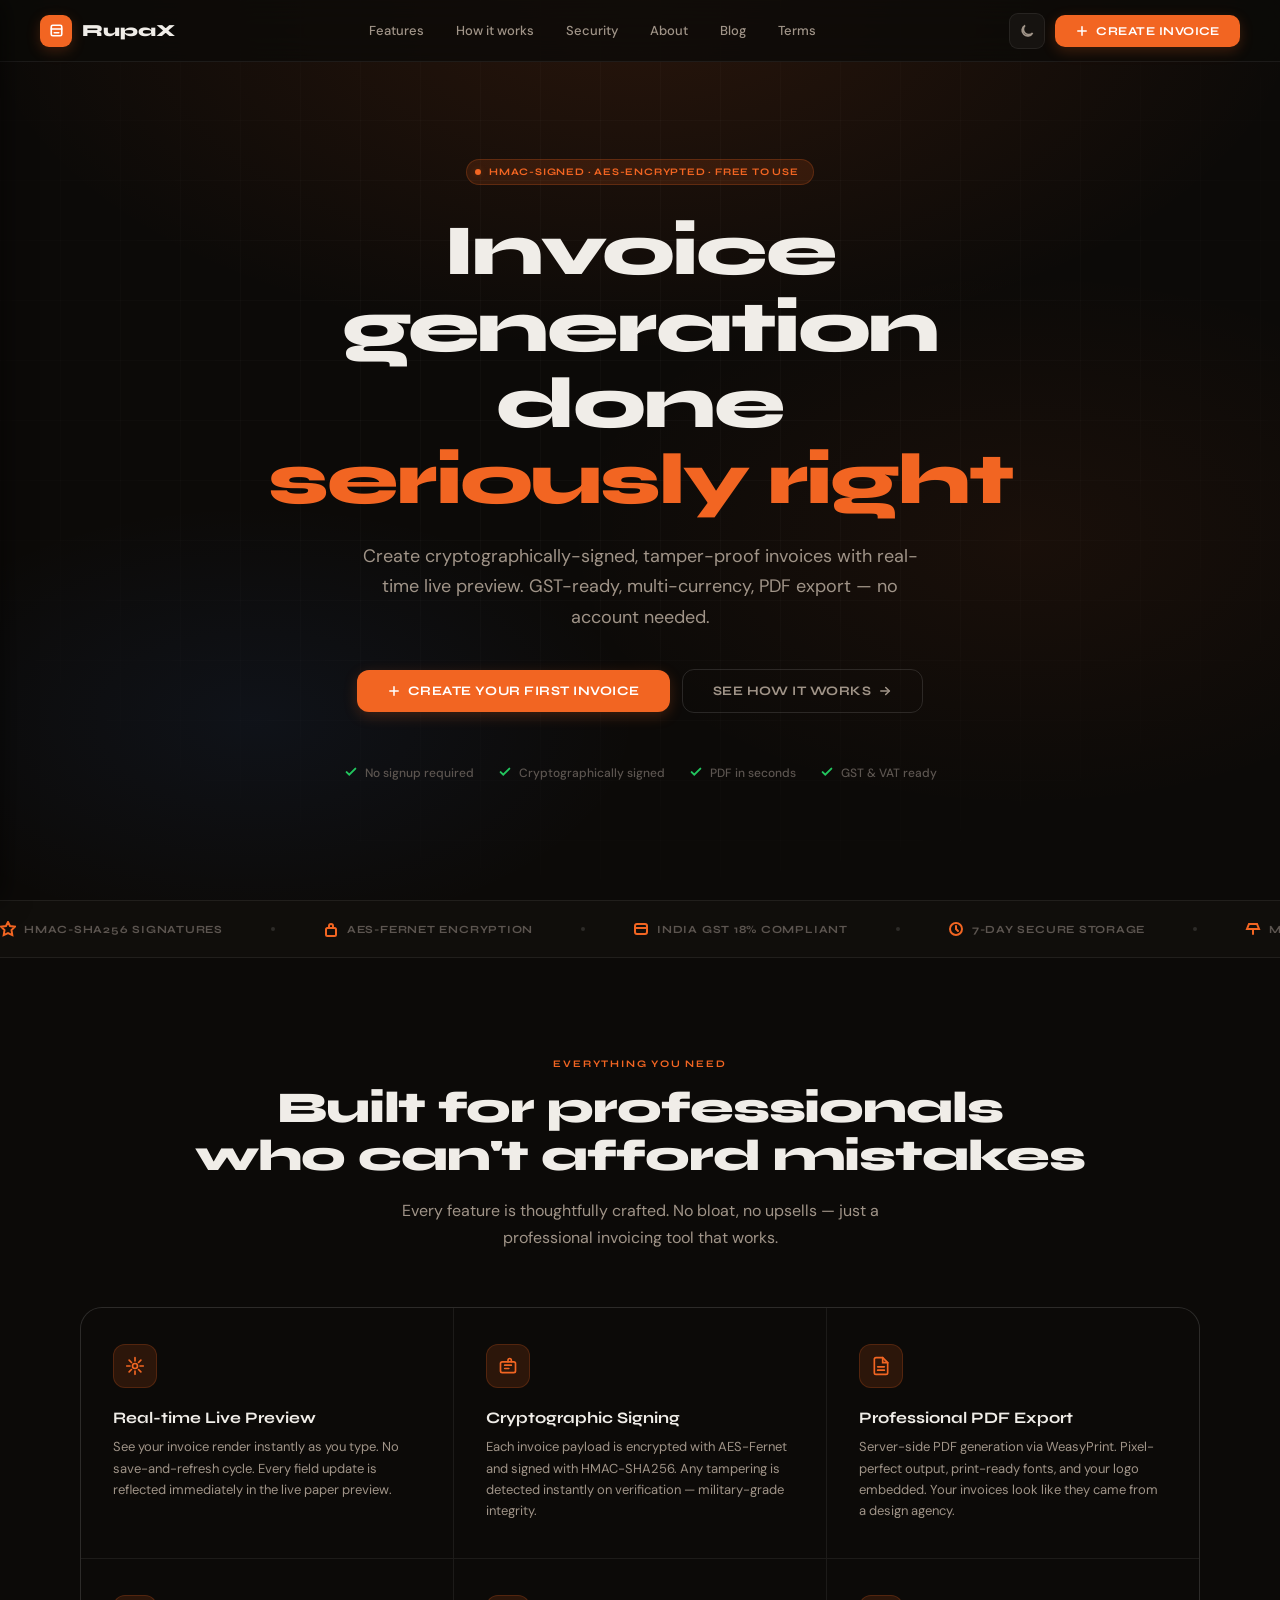
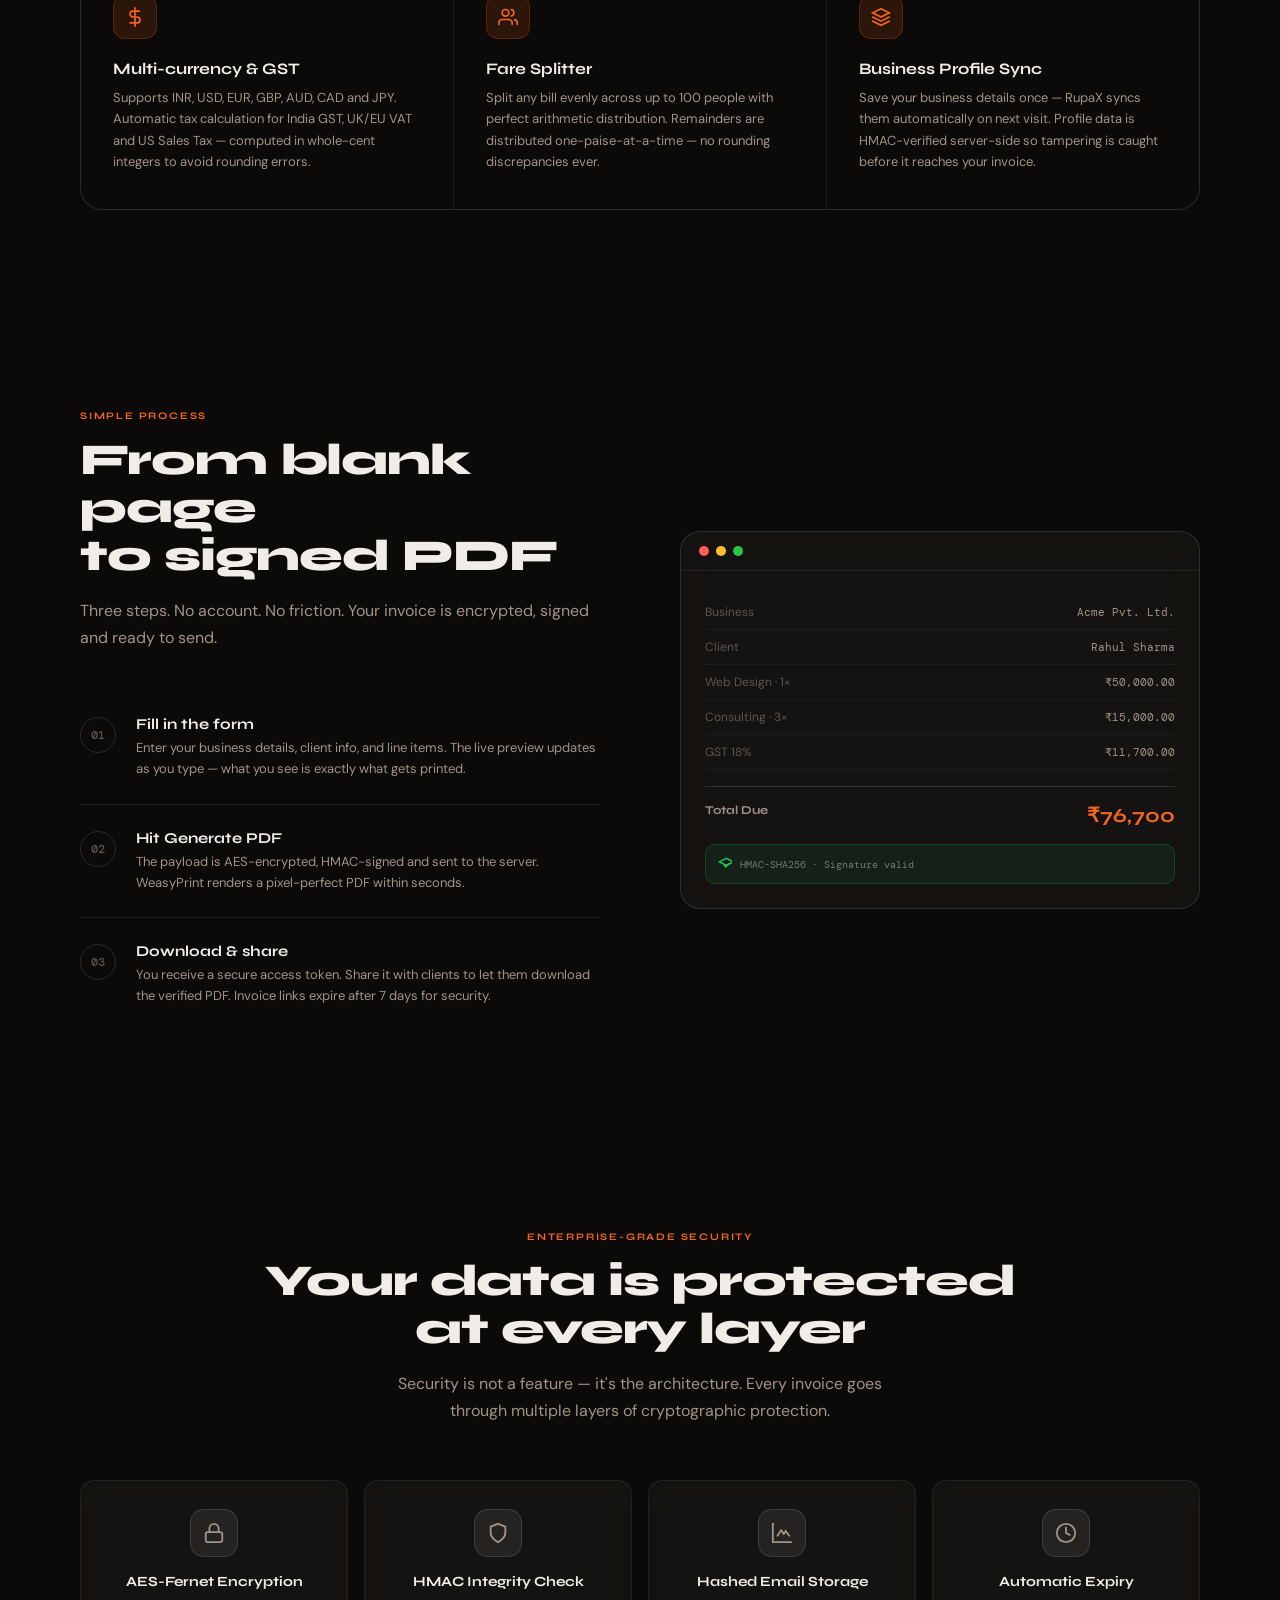
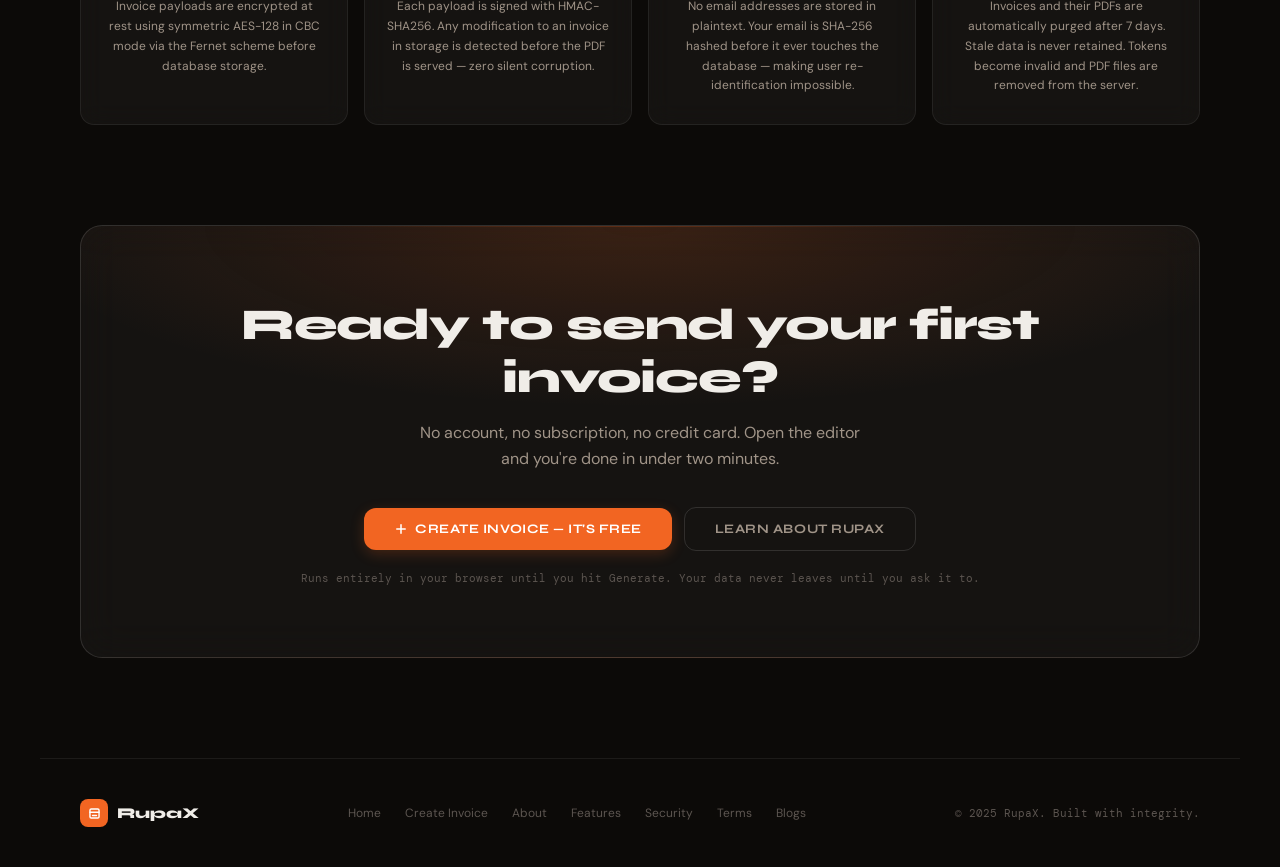
<file: index.html>
<!doctype html><html lang=en data-theme=dark><head><meta charset=UTF-8><meta name=viewport content="width=device-width,initial-scale=1"><title>RupaX — Enterprise Invoice Generator for Modern Businesses</title><link rel="icon" type="image/png" href="logo.jpg"><meta name=description content="Create cryptographically-signed, tamper-proof invoices in seconds. GST-ready, PDF export, fare splitting and multi-currency support. Free to use."><meta name=keywords content="invoice generator, GST invoice, PDF invoice, free invoicing, India invoicing, fare split, business invoice"><meta name=author content=RupaX><meta name=robots content="index, follow"><link rel=canonical href=https://rupax-invoices.github.io /><meta property=og:type content=website><meta property=og:url content=https://rupax-invoices.github.io /><meta property=og:title content="RupaX — Enterprise Invoice Generator"><meta property=og:description content="Cryptographically-signed invoices with real-time preview, PDF export, GST support and fare splitting. Built for modern businesses."><meta property=og:image content=https://rupax-invoices.github.io/logo.jpg><meta name=twitter:card content=summary_large_image><meta name=twitter:title content="RupaX — Enterprise Invoice Generator"><meta name=twitter:description content="Cryptographically-signed invoices with real-time preview, PDF export, GST support and fare splitting."><meta name=twitter:image content=https://rupax-invoices.github.io/logo.jpg><script type=application/ld+json>{ "@context": "https://schema.org", "@type": "SoftwareApplication", "name": "RupaX", "applicationCategory": "BusinessApplication", "description": "Enterprise invoice generator with cryptographic signing, PDF export, GST support and fare splitting.", "url": "https://rupax-invoices.github.io", "operatingSystem": "Web", "offers": { "@type": "Offer", "price": "0", "priceCurrency": "INR" } }</script><link rel=preconnect href=https://fonts.googleapis.com><link rel=preconnect href=https://fonts.gstatic.com crossorigin><link href="https://fonts.googleapis.com/css2?family=Syne:wght@400;600;700;800&family=DM+Sans:ital,opsz,wght@0,9..40,300;0,9..40,400;0,9..40,500;0,9..40,600;1,9..40,400&family=DM+Mono:wght@400;500&display=swap" rel=stylesheet><style> .btn, a { text-decoration: none } .btn-ghost:hover, .btn-icon:hover, .nav-links a:hover, .nav-logo, body { color: var(--text-1) } .hero, img { max-width: 100% } .btn, .trust-item { white-space: nowrap } .cta-box, .features-header, .hero, .sec-card, .security-section { text-align: center } .cta-box, .features-grid, .hero, .how-visual, .trust-strip { overflow: hidden } .btn-icon, .feature-icon, .footer-logo-icon, .nav-logo-icon, .sec-icon, .step-num { place-items: center } :root { --bg: #0c0a08; --bg2: #100e0b; --surface: rgba(255, 255, 255, 0.04); --surface2: rgba(255, 255, 255, 0.07); --border: rgba(255, 255, 255, 0.07); --border-mid: rgba(255, 255, 255, 0.12); --text-1: #f0ede8; --text-2: #a09488; --text-3: #5c5550; --accent: #f26522; --accent-h: #ff7a35; --accent-dim: rgba(242, 101, 34, 0.14); --accent-glow: rgba(242, 101, 34, 0.22); --green: #22c55e; --ease: cubic-bezier(.4, 0, .2, 1); --t: 0.18s; --t2: 0.3s; --font-h: 'Syne', sans-serif; --font-b: 'DM Sans', sans-serif; --font-m: 'DM Mono', monospace; --r: 14px; --rl: 22px } [data-theme=light] { --bg: #f5f2ee; --bg2: #ede9e3; --surface: rgba(255, 255, 255, 0.65); --surface2: rgba(255, 255, 255, 0.9); --border: rgba(0, 0, 0, 0.07); --border-mid: rgba(0, 0, 0, 0.12); --text-1: #18140f; --text-2: #6b6258; --text-3: #a8a09a; --accent-dim: rgba(242, 101, 34, 0.08) } *, ::after, ::before { box-sizing: border-box; margin: 0; padding: 0 } .features-header .section-desc, .hero-content, section { margin: 0 auto } html { scroll-behavior: smooth } body { font-family: var(--font-b); background: var(--bg); -webkit-font-smoothing: antialiased; overflow-x: hidden } ::-webkit-scrollbar { width: 4px } ::-webkit-scrollbar-track { background: 0 0 } ::-webkit-scrollbar-thumb { background: rgba(255, 255, 255, .1); border-radius: 4px } a { color: inherit } img { display: block } .nav { position: fixed; top: 0; left: 0; right: 0; z-index: 100; height: 62px; display: flex; align-items: center; justify-content: space-between; padding: 0 40px; background: rgba(12, 10, 8, .8); backdrop-filter: blur(24px); -webkit-backdrop-filter: blur(24px); border-bottom: 1px solid var(--border); transition: background var(--t2) } .btn-primary, .nav-logo-icon { background: var(--accent); box-shadow: 0 4px 14px var(--accent-glow) } [data-theme=light] .nav { background: rgba(245, 242, 238, .85) } .nav-logo { display: flex; align-items: center; gap: 10px; font-family: var(--font-h); font-weight: 800; font-size: 17px } .btn, .hero-badge { font-weight: 700; text-transform: uppercase; font-family: var(--font-h) } .nav-logo-icon { width: 32px; height: 32px; border-radius: 9px; display: grid } .nav-links, .nav-right { display: flex; align-items: center } .nav-logo-icon svg { width: 15px; height: 15px; color: #fff } .nav-links { gap: 32px } .nav-links a { font-size: 13px; font-weight: 500; color: var(--text-2); transition: color var(--t) } .nav-right { gap: 10px } .btn { display: inline-flex; align-items: center; gap: 7px; padding: 9px 20px; border-radius: 10px; font-size: 12px; letter-spacing: .04em; cursor: pointer; border: none; transition: all var(--t2) var(--ease) } .btn-ghost, .step-num { border: 1px solid var(--border-mid) } .btn svg { width: 14px; height: 14px; flex-shrink: 0 } .hero, .hero-badge { align-items: center } .btn-primary { color: #fff } .btn-primary:hover { background: var(--accent-h); box-shadow: 0 6px 22px rgba(242, 101, 34, .4); transform: translateY(-1px) } .btn-ghost { background: 0 0; color: var(--text-2) } .btn-ghost:hover { border-color: rgba(255, 255, 255, .22) } .btn-lg { padding: 13px 30px; font-size: 13px; border-radius: 12px } .btn-icon { width: 36px; height: 36px; padding: 0; background: var(--surface); border: 1px solid var(--border); color: var(--text-2); border-radius: 9px; display: grid } .btn-icon:hover { border-color: var(--border-mid) } .btn-icon svg { width: 16px; height: 16px } .hamburger-btn { display: none; width: 36px; height: 36px; background: var(--surface); border: 1px solid var(--border-mid); border-radius: 9px; place-items: center; cursor: pointer; color: var(--text-2); transition: all var(--t); flex-shrink: 0; } .hamburger-btn svg { width: 18px; height: 18px; } .hamburger-btn:hover { color: var(--text-1); border-color: var(--border-mid); } .drawer-overlay { position: fixed; inset: 0; background: rgba(0, 0, 0, .6); backdrop-filter: blur(4px); z-index: 899; display: none; } .drawer-overlay.open { display: block; } .mob-drawer { position: fixed; top: 0; left: 0; bottom: 0; width: 280px; background: var(--bg); border-right: 1px solid var(--border-mid); z-index: 900; transform: translateX(-100%); transition: transform .3s var(--ease); display: flex; flex-direction: column; overflow-y: auto; box-shadow: 4px 0 24px rgba(0, 0, 0, .5); } .mob-drawer.open { transform: translateX(0); } .drawer-header { display: flex; align-items: center; justify-content: space-between; padding: 18px 18px 14px; border-bottom: 1px solid var(--border); } .drawer-logo { font-family: var(--font-h); font-size: 18px; font-weight: 800; color: var(--text-1); display: flex; align-items: center; gap: 9px; } .drawer-logo-icon { width: 30px; height: 30px; background: var(--accent); border-radius: 8px; display: grid; place-items: center; box-shadow: 0 3px 10px var(--accent-glow); } .drawer-logo-icon svg { width: 14px; height: 14px; color: #fff; } .drawer-close { width: 32px; height: 32px; background: var(--surface); border: 1px solid var(--border); border-radius: 8px; display: grid; place-items: center; cursor: pointer; color: var(--text-2); transition: all var(--t); } .drawer-close:hover { color: var(--text-1); background: var(--surface2); } .drawer-close svg { width: 13px; height: 13px; } .drawer-body { flex: 1; padding: 16px; display: flex; flex-direction: column; gap: 4px; } .drawer-link { display: flex; align-items: center; gap: 12px; padding: 12px 14px; border-radius: 10px; font-family: var(--font-h); font-size: 13px; font-weight: 600; color: var(--text-2); text-decoration: none; transition: all var(--t); } .drawer-link:hover { background: var(--surface); color: var(--text-1); } .drawer-link svg { width: 17px; height: 17px; flex-shrink: 0; } .drawer-link.accent { color: var(--accent); } .drawer-link.accent:hover { background: var(--accent-dim); } .drawer-footer { padding: 14px 16px; border-top: 1px solid var(--border); font-size: 11px; color: var(--text-3); text-align: center; font-family: var(--font-m); } @media (max-width:768px) { .nav { padding: 0 20px; } .nav-links { display: none; } .hamburger-btn { display: grid; } .nav .btn-primary .btn-text { display: none; } .nav .btn-primary { width: 36px; height: 36px; padding: 0; justify-content: center; border-radius: 9px; } .nav .btn-primary svg { margin: 0; } } .hero { position: relative; min-height: 100vh; display: flex; justify-content: center; padding: 120px 40px 80px; width: 100% } .hero-bg, .hero-bg::after { position: absolute; inset: 0 } .hero-bg { z-index: 0; background: radial-gradient(ellipse 80% 60% at 50% 0, rgba(242, 101, 34, .12) 0, transparent 65%), radial-gradient(ellipse 50% 40% at 20% 80%, rgba(59, 130, 246, .07) 0, transparent 60%), radial-gradient(ellipse 60% 50% at 80% 60%, rgba(242, 101, 34, .06) 0, transparent 60%) } .hero-bg::after { content: ''; background-image: linear-gradient(rgba(255, 255, 255, .025) 1px, transparent 1px), linear-gradient(90deg, rgba(255, 255, 255, .025) 1px, transparent 1px); background-size: 60px 60px; mask-image: radial-gradient(ellipse 70% 70% at 50% 40%, black 30%, transparent 100%) } [data-theme=light] .hero-bg { background: radial-gradient(ellipse 80% 60% at 50% 0, rgba(242, 101, 34, .08) 0, transparent 65%), radial-gradient(ellipse 50% 40% at 20% 80%, rgba(59, 130, 246, .05) 0, transparent 60%) } [data-theme=light] .hero-bg::after { background-image: linear-gradient(rgba(0, 0, 0, .04) 1px, transparent 1px), linear-gradient(90deg, rgba(0, 0, 0, .04) 1px, transparent 1px) } .hero-content { position: relative; z-index: 1; max-width: 780px } .hero-badge { display: inline-flex; gap: 8px; background: var(--accent-dim); border: 1px solid var(--accent-glow); border-radius: 100px; padding: 6px 14px 6px 8px; margin-bottom: 28px; font-size: 10px; letter-spacing: .08em; color: var(--accent); animation: fadeUp .7s var(--ease) both } .hero-badge-dot { width: 6px; height: 6px; border-radius: 50%; background: var(--accent); box-shadow: 0 0 6px var(--accent-glow); animation: 2s ease-in-out infinite blink } @keyframes blink { 0%, 100% { opacity: 1 } 50% { opacity: .4 } } .hero-title { font-family: var(--font-h); font-size: clamp(40px, 7vw, 72px); font-weight: 800; line-height: 1.06; letter-spacing: -.03em; color: var(--text-1); margin-bottom: 22px; animation: fadeUp .7s var(--ease) .1s both } .hero-title em { font-style: normal; color: var(--accent); position: relative } .hero-desc { font-size: clamp(15px, 2vw, 18px); line-height: 1.7; color: var(--text-2); max-width: 560px; margin: 0 auto 36px; animation: fadeUp .7s var(--ease) .2s both } .hero-actions { display: flex; align-items: center; justify-content: center; gap: 12px; flex-wrap: wrap; animation: fadeUp .7s var(--ease) .3s both } .hero-social-proof { margin-top: 52px; display: flex; align-items: center; justify-content: center; gap: 24px; flex-wrap: wrap; animation: fadeUp .7s var(--ease) .45s both } .proof-item { display: flex; align-items: center; gap: 7px; font-size: 12px; font-weight: 500; color: var(--text-3) } .proof-item svg { width: 14px; height: 14px; color: var(--green); flex-shrink: 0 } .card-row, .vis-line { justify-content: space-between } .hero-card { position: absolute; right: 5%; top: 50%; transform: translateY(-50%) rotate(-1.5deg); width: 280px; background: rgba(255, 255, 255, .04); backdrop-filter: blur(24px); -webkit-backdrop-filter: blur(24px); border: 1px solid rgba(255, 255, 255, .1); border-radius: 18px; padding: 24px; box-shadow: 0 30px 80px rgba(0, 0, 0, .6); animation: 6s ease-in-out infinite floatCard; display: none } .cta-box, .feature-cell, .step { position: relative } @media (min-width:1100px) { .hero-card { display: block } } @keyframes floatCard { 0%, 100% { transform: translateY(-50%) rotate(-1.5deg) } 50% { transform: translateY(calc(-50% - 12px)) rotate(-.5deg) } } .card-row { display: flex; align-items: center; margin-bottom: 10px } .card-sig, .trust-strip-inner { align-items: center; display: flex } .card-label { font-family: var(--font-h); font-size: 9px; font-weight: 700; letter-spacing: .14em; text-transform: uppercase; color: rgba(255, 255, 255, .3) } .card-value { font-family: var(--font-m); font-size: 11px; color: rgba(255, 255, 255, .7) } .card-total { font-family: var(--font-h); font-size: 22px; font-weight: 800; color: #fff } .section-eyebrow, .trust-item { font-weight: 700; text-transform: uppercase; font-family: var(--font-h) } .card-total span { color: var(--accent) } .card-sig { gap: 6px; margin-top: 16px; padding-top: 16px; border-top: 1px solid rgba(255, 255, 255, .08); font-size: 10px; color: rgba(255, 255, 255, .3) } .card-sig svg { width: 12px; height: 12px; color: var(--green) } @keyframes fadeUp { from { opacity: 0; transform: translateY(18px) } to { opacity: 1; transform: none } } .trust-strip { border-top: 1px solid var(--border); border-bottom: 1px solid var(--border); padding: 20px 0; background: var(--bg2) } .trust-strip-inner { gap: 48px; width: max-content; animation: 28s linear infinite marquee } .trust-item { display: flex; align-items: center; gap: 8px; font-size: 11px; letter-spacing: .07em; color: var(--text-3) } .trust-item svg { width: 16px; height: 16px; color: var(--accent); flex-shrink: 0 } .trust-dot { width: 4px; height: 4px; border-radius: 50%; background: var(--border-mid); flex-shrink: 0 } @keyframes marquee { from { transform: translateX(0) } to { transform: translateX(-50%) } } section { padding: 100px 40px; max-width: 1200px } .section-eyebrow { font-size: 10px; letter-spacing: .18em; color: var(--accent); margin-bottom: 14px } .section-title { font-family: var(--font-h); font-size: clamp(28px, 4vw, 44px); font-weight: 800; letter-spacing: -.025em; line-height: 1.1; color: var(--text-1); margin-bottom: 16px } .section-desc { font-size: 16px; line-height: 1.7; color: var(--text-2); max-width: 520px } .features-header { margin-bottom: 56px } .features-grid { display: grid; grid-template-columns: repeat(3, 1fr); gap: 1px; background: var(--border); border: 1px solid var(--border); border-radius: var(--rl) } @media (max-width:900px) { .features-grid { grid-template-columns: 1fr 1fr } } @media (max-width:540px) { .features-grid { grid-template-columns: 1fr } } .feature-cell { background: var(--bg); padding: 36px 32px; transition: background var(--t) } [data-theme=light] .feature-cell { background: var(--surface2) } .feature-cell:hover { background: var(--surface) } .feature-icon { width: 44px; height: 44px; background: var(--accent-dim); border: 1px solid rgba(242, 101, 34, .2); border-radius: 12px; display: grid; margin-bottom: 20px } .feature-icon svg { width: 20px; height: 20px; color: var(--accent) } .feature-name { font-family: var(--font-h); font-size: 16px; font-weight: 700; color: var(--text-1); margin-bottom: 9px } .feature-desc { font-size: 13px; line-height: 1.65; color: var(--text-2) } .how-section { display: grid; grid-template-columns: 1fr 1fr; gap: 80px; align-items: center } .step, .steps { display: flex } .steps { flex-direction: column; gap: 0 } .step { gap: 20px; padding: 24px 0; border-bottom: 1px solid var(--border) } .step:last-child, .vis-line:last-child { border-bottom: none } .step-num { width: 36px; height: 36px; flex-shrink: 0; border-radius: 50%; display: grid; font-family: var(--font-m); font-size: 12px; font-weight: 500; color: var(--text-3); margin-top: 2px; transition: all var(--t2) } .how-visual, .sec-icon { border: 1px solid var(--border-mid) } .step:hover .step-num { border-color: var(--accent); color: var(--accent); background: var(--accent-dim) } .step-title { font-family: var(--font-h); font-size: 15px; font-weight: 700; color: var(--text-1); margin-bottom: 5px } .step-desc { font-size: 13px; line-height: 1.6; color: var(--text-2) } .how-visual { background: var(--surface); border-radius: 20px; backdrop-filter: blur(20px) } .how-visual-bar { display: flex; align-items: center; gap: 7px; padding: 14px 18px; border-bottom: 1px solid var(--border) } .dot { width: 10px; height: 10px; border-radius: 50% } .dot-r { background: #ff5f57 } .dot-y { background: #febc2e } .dot-g { background: #28c840 } .how-visual-body { padding: 24px } .vis-line { display: flex; align-items: center; padding: 9px 0; border-bottom: 1px solid rgba(255, 255, 255, .04); font-size: 12px } .vis-label { color: var(--text-3) } .sec-icon svg, .vis-total-label, .vis-val { color: var(--text-2) } .vis-val { font-family: var(--font-m); font-size: 11px } .cta-title, .sec-title, .vis-total { font-family: var(--font-h) } .vis-total { margin-top: 16px; padding-top: 16px; border-top: 1px solid var(--border-mid); display: flex; justify-content: space-between; font-weight: 700 } .cta-actions, footer { align-items: center; display: flex } .vis-total-label { font-size: 12px } .vis-total-val { font-size: 20px; color: var(--accent) } .security-grid { display: grid; grid-template-columns: repeat(4, 1fr); gap: 16px; margin-top: 56px } @media (max-width:900px) { .how-section { grid-template-columns: 1fr; gap: 40px } .security-grid { grid-template-columns: 1fr 1fr } } @media (max-width:500px) { .security-grid { grid-template-columns: 1fr } } .sec-card { background: var(--surface); border: 1px solid var(--border); border-radius: var(--r); padding: 28px 22px; transition: border-color var(--t), background var(--t); backdrop-filter: blur(12px) } .sec-card:hover, .sec-icon { background: var(--surface2) } .sec-card:hover { border-color: var(--border-mid) } .sec-icon { width: 48px; height: 48px; border-radius: 14px; display: grid; margin: 0 auto 16px } .sec-icon svg { width: 22px; height: 22px } .sec-title { font-size: 14px; font-weight: 700; color: var(--text-1); margin-bottom: 7px } .cta-section, footer { max-width: 1200px; margin: 0 auto } .sec-desc { font-size: 12px; line-height: 1.65; color: var(--text-2) } .cta-section { padding: 0 40px 100px } .cta-box { background: radial-gradient(ellipse 80% 60% at 50% 0, rgba(242, 101, 34, .16) 0, transparent 70%), var(--surface); border: 1px solid var(--border-mid); border-radius: var(--rl); padding: 72px 48px; backdrop-filter: blur(20px) } .cta-box::before { content: ''; position: absolute; top: 0; left: 50%; transform: translateX(-50%); width: 60%; height: 1px; background: linear-gradient(90deg, transparent, var(--accent-glow), transparent) } .cta-title { font-size: clamp(28px, 4vw, 44px); font-weight: 800; letter-spacing: -.025em; color: var(--text-1); margin-bottom: 16px } .cta-desc, .footer-links a:hover { color: var(--text-2) } .cta-desc { font-size: 16px; max-width: 440px; margin: 0 auto 36px; line-height: 1.6 } .cta-actions { justify-content: center; gap: 12px; flex-wrap: wrap } .cta-note { font-size: 11px; color: var(--text-3); margin-top: 20px; font-family: var(--font-m) } footer { border-top: 1px solid var(--border); padding: 40px; justify-content: space-between; flex-wrap: wrap; gap: 20px } .footer-logo { display: flex; align-items: center; gap: 9px; font-family: var(--font-h); font-weight: 800; font-size: 15px; color: var(--text-1) } .footer-logo-icon { width: 28px; height: 28px; border-radius: 8px; background: var(--accent); display: grid } .footer-logo-icon svg { width: 13px; height: 13px; color: #fff } .footer-links { display: flex; gap: 24px; flex-wrap: wrap } .footer-links a { font-size: 12px; color: var(--text-3); transition: color var(--t) } .footer-copy { font-size: 11px; color: var(--text-3); font-family: var(--font-m) } @media (max-width:600px) { .hero { padding: 100px 20px 60px } section { padding: 60px 20px } .cta-box { padding: 48px 24px } .cta-section { padding: 0 20px 60px } footer { padding: 32px 20px; flex-direction: column; align-items: flex-start } } .reveal { opacity: 0; transform: translateY(22px); transition: opacity .6s var(--ease), transform .6s var(--ease) } .reveal.visible { opacity: 1; transform: none } .reveal-delay-1 { transition-delay: .1s } .reveal-delay-2 { transition-delay: .2s } .reveal-delay-3 { transition-delay: .3s } </style></head><body><div id="drawer-overlay" class="drawer-overlay" onclick="closeDrawer()"></div><nav id="mob-drawer" class="mob-drawer" aria-label="Mobile navigation"><div class="drawer-header"><div class="drawer-logo"><span class="drawer-logo-icon"><svg viewBox="0 0 20 20" fill=none stroke=currentColor stroke-width=2.2 stroke-linecap=round><rect x=3 y=3 width=14 height=14 rx=2 /><line x1=3 y1=8 x2=17 y2=8 /><line x1=7 y1=13 x2=13 y2=13 /></svg></span> RupaX </div><button class="drawer-close" onclick="closeDrawer()" aria-label="Close menu"><svg viewBox="0 0 14 14" fill=none stroke=currentColor stroke-width=2.2 stroke-linecap=round><line x1=1 y1=1 x2=13 y2=13 /><line x1=13 y1=1 x2=1 y2=13 /></svg></button></div><div class="drawer-body"><a href="#features" class="drawer-link" onclick="closeDrawer()"><svg viewBox="0 0 24 24" fill=none stroke=currentColor stroke-width=2 stroke-linecap=round><path d="M12 2L2 7l10 5 10-5-10-5zM2 17l10 5 10-5M2 12l10 5 10-5" /></svg> Features </a><a href="#how-it-works" class="drawer-link" onclick="closeDrawer()"><svg viewBox="0 0 24 24" fill=none stroke=currentColor stroke-width=2 stroke-linecap=round><circle cx=12 cy=12 r=10 /><polyline points="12 6 12 12 16 14" /></svg> How It Works </a><a href="#security" class="drawer-link" onclick="closeDrawer()"><svg viewBox="0 0 24 24" fill=none stroke=currentColor stroke-width=2 stroke-linecap=round><path d="M12 22s8-4 8-10V5l-8-3-8 3v7c0 6 8 10 8 10z" /></svg> Security </a><a href="about.html" class="drawer-link" onclick="closeDrawer()"><svg viewBox="0 0 24 24" fill=none stroke=currentColor stroke-width=2 stroke-linecap=round><circle cx=12 cy=12 r=10 /><line x1=12 y1=8 x2=12 y2=12 /><line x1=12 y1=16 x2=12 y2=16 /></svg> About </a><a href="blogs.html" class="drawer-link" onclick="closeDrawer()"><svg viewBox="0 0 24 24" fill=none stroke=currentColor stroke-width=2 stroke-linecap=round><path d="M4 19.5A2.5 2.5 0 0 1 6.5 17H20" /><path d="M6.5 2H20v20H6.5A2.5 2.5 0 0 1 4 19.5v-15A2.5 2.5 0 0 1 6.5 2z" /></svg> Blog </a><a href="app.html" class="drawer-link accent" onclick="closeDrawer()"><svg viewBox="0 0 24 24" fill=none stroke=currentColor stroke-width=2 stroke-linecap=round><line x1=12 y1=5 x2=12 y2=19 /><line x1=5 y1=12 x2=19 y2=12 /></svg> Create Invoice </a><a href="terms.html" class="drawer-link" onclick="closeDrawer()"><svg viewBox="0 0 24 24" fill=none stroke=currentColor stroke-width=2 stroke-linecap=round><path d="M14 2H6a2 2 0 00-2 2v16a2 2 0 002 2h12a2 2 0 002-2V8z" /><polyline points="14 2 14 8 20 8" /><line x1="16" y1="13" x2="8" y2="13" /><line x1="16" y1="17" x2="8" y2="17" /></svg> Terms & Conditions </a></div><div class="drawer-footer">RupaX · 100% Offline &amp; Private</div></nav><nav class=nav role=navigation aria-label="Main navigation"><button class="hamburger-btn" id="hamburger-btn" onclick="openDrawer()" aria-label="Open menu" aria-expanded="false"><svg viewBox="0 0 24 24" fill=none stroke=currentColor stroke-width=2 stroke-linecap=round><line x1=3 y1=6 x2=21 y2=6 /><line x1=3 y1=12 x2=21 y2=12 /><line x1=3 y1=18 x2=21 y2=18 /></svg></button><a href=index.html class=nav-logo aria-label="RupaX home"><span class=nav-logo-icon><svg viewBox="0 0 20 20" fill=none stroke=currentColor stroke-width=2.2 stroke-linecap=round><rect x=3 y=3 width=14 height=14 rx=2 /><line x1=3 y1=8 x2=17 y2=8 /><line x1=7 y1=13 x2=13 y2=13 /></svg></span> RupaX </a><div class=nav-links><a href=#features>Features</a><a href=#how-it-works>How it works</a><a href=#security>Security</a><a href=about.html>About</a><a href=blogs.html>Blog</a><a href=terms.html>Terms</a></div><div class=nav-right><button class=btn-icon onclick=toggleTheme() id=theme-btn aria-label="Toggle theme"><svg id=nav-sun viewBox="0 0 20 20" fill=none stroke=currentColor stroke-width=2 stroke-linecap=round><circle cx=10 cy=10 r=4 /><line x1=10 y1=2 x2=10 y2=4 /><line x1=10 y1=16 x2=10 y2=18 /><line x1=2 y1=10 x2=4 y2=10 /><line x1=16 y1=10 x2=18 y2=10 /></svg><svg id=nav-moon viewBox="0 0 20 20" fill=none stroke=currentColor stroke-width=2 stroke-linecap=round style=display:none><path d="M17 12.5A7 7 0 1 1 7.5 3a5.5 5.5 0 0 0 9.5 9.5z" /></svg></button><a href=app.html class="btn btn-primary"><svg viewBox="0 0 20 20" fill=none stroke=currentColor stroke-width=2.2 stroke-linecap=round><line x1=10 y1=4 x2=10 y2=16 /><line x1=4 y1=10 x2=16 y2=10 /></svg><span class="btn-text">Create Invoice</span></a></div></nav><section class=hero aria-labelledby=hero-heading><div class=hero-bg aria-hidden=true></div><div class=hero-content><div class=hero-badge><span class=hero-badge-dot></span> HMAC-signed · AES-encrypted · Free to use </div><h1 class=hero-title id=hero-heading> Invoice generation<br>done <em>seriously right</em></h1><p class=hero-desc> Create cryptographically-signed, tamper-proof invoices with real-time live preview. GST-ready, multi-currency, PDF export — no account needed. </p><div class=hero-actions><a href=app.html class="btn btn-primary btn-lg"><svg viewBox="0 0 20 20" fill=none stroke=currentColor stroke-width=2.2 stroke-linecap=round><line x1=10 y1=4 x2=10 y2=16 /><line x1=4 y1=10 x2=16 y2=10 /></svg> Create Your First Invoice </a><a href=#how-it-works class="btn btn-ghost btn-lg"> See how it works <svg viewBox="0 0 20 20" fill=none stroke=currentColor stroke-width=2.2 stroke-linecap=round><line x1=4 y1=10 x2=16 y2=10 /><polyline points="11 5 16 10 11 15" /></svg></a></div><div class=hero-social-proof><div class=proof-item><svg viewBox="0 0 16 16" fill=none stroke=currentColor stroke-width=2.2 stroke-linecap=round><polyline points="13 3 6 10 3 7" /></svg> No signup required </div><div class=proof-item><svg viewBox="0 0 16 16" fill=none stroke=currentColor stroke-width=2.2 stroke-linecap=round><polyline points="13 3 6 10 3 7" /></svg> Cryptographically signed </div><div class=proof-item><svg viewBox="0 0 16 16" fill=none stroke=currentColor stroke-width=2.2 stroke-linecap=round><polyline points="13 3 6 10 3 7" /></svg> PDF in seconds </div><div class=proof-item><svg viewBox="0 0 16 16" fill=none stroke=currentColor stroke-width=2.2 stroke-linecap=round><polyline points="13 3 6 10 3 7" /></svg> GST &amp; VAT ready </div></div></div></section><div class=trust-strip aria-hidden=true><div class=trust-strip-inner><span class=trust-item><svg viewBox="0 0 16 16" fill=none stroke=currentColor stroke-width=2 stroke-linecap=round><path d="M8 1l2 4 5 .7-3.5 3.4.8 5L8 12l-4.3 2.1.8-5L1 5.7 6 5z" /></svg>HMAC-SHA256 Signatures</span><span class=trust-dot></span><span class=trust-item><svg viewBox="0 0 16 16" fill=none stroke=currentColor stroke-width=2 stroke-linecap=round><rect x=3 y=7 width=10 height=8 rx=1.5 /><path d="M6 7V5a2 2 0 0 1 4 0v2" /></svg>AES-Fernet Encryption</span><span class=trust-dot></span><span class=trust-item><svg viewBox="0 0 16 16" fill=none stroke=currentColor stroke-width=2 stroke-linecap=round><rect x=2 y=3 width=12 height=10 rx=2 /><path d="M2 7h12" /></svg>India GST 18% Compliant</span><span class=trust-dot></span><span class=trust-item><svg viewBox="0 0 16 16" fill=none stroke=currentColor stroke-width=2 stroke-linecap=round><circle cx=8 cy=8 r=6 /><path d="M8 5v3l2 2" /></svg>7-Day Secure Storage</span><span class=trust-dot></span><span class=trust-item><svg viewBox="0 0 16 16" fill=none stroke=currentColor stroke-width=2 stroke-linecap=round><path d="M12 3H4L2 8h12zM8 8v5" /></svg>Multi-Currency Support</span><span class=trust-dot></span><span class=trust-item><svg viewBox="0 0 16 16" fill=none stroke=currentColor stroke-width=2 stroke-linecap=round><path d="M4 12V5a2 2 0 0 1 4 0M8 5a2 2 0 0 1 4 0v7" /><line x1=2 y1=12 x2=14 y2=12 /></svg>PDF WeasyPrint Engine</span><span class=trust-dot></span><span class=trust-item><svg viewBox="0 0 16 16" fill=none stroke=currentColor stroke-width=2 stroke-linecap=round><path d="M8 1l2 4 5 .7-3.5 3.4.8 5L8 12l-4.3 2.1.8-5L1 5.7 6 5z" /></svg>HMAC-SHA256 Signatures</span><span class=trust-dot></span><span class=trust-item><svg viewBox="0 0 16 16" fill=none stroke=currentColor stroke-width=2 stroke-linecap=round><rect x=3 y=7 width=10 height=8 rx=1.5 /><path d="M6 7V5a2 2 0 0 1 4 0v2" /></svg>AES-Fernet Encryption</span><span class=trust-dot></span><span class=trust-item><svg viewBox="0 0 16 16" fill=none stroke=currentColor stroke-width=2 stroke-linecap=round><rect x=2 y=3 width=12 height=10 rx=2 /><path d="M2 7h12" /></svg>India GST 18% Compliant</span><span class=trust-dot></span><span class=trust-item><svg viewBox="0 0 16 16" fill=none stroke=currentColor stroke-width=2 stroke-linecap=round><circle cx=8 cy=8 r=6 /><path d="M8 5v3l2 2" /></svg>7-Day Secure Storage</span><span class=trust-dot></span><span class=trust-item><svg viewBox="0 0 16 16" fill=none stroke=currentColor stroke-width=2 stroke-linecap=round><path d="M12 3H4L2 8h12zM8 8v5" /></svg>Multi-Currency Support</span><span class=trust-dot></span><span class=trust-item><svg viewBox="0 0 16 16" fill=none stroke=currentColor stroke-width=2 stroke-linecap=round><path d="M4 12V5a2 2 0 0 1 4 0M8 5a2 2 0 0 1 4 0v7" /><line x1=2 y1=12 x2=14 y2=12 /></svg>PDF WeasyPrint Engine</span></div></div><section id=features aria-labelledby=features-heading><div class="features-header reveal"><div class=section-eyebrow>Everything you need</div><h2 class=section-title id=features-heading>Built for professionals<br>who can't afford mistakes</h2><p class=section-desc>Every feature is thoughtfully crafted. No bloat, no upsells — just a professional invoicing tool that works.</p></div><div class="features-grid reveal reveal-delay-1"><div class=feature-cell><div class=feature-icon><svg viewBox="0 0 24 24" fill=none stroke=currentColor stroke-width=2 stroke-linecap=round><circle cx=12 cy=12 r=3 /><path d="M12 2v4M12 18v4M4.93 4.93l2.83 2.83M16.24 16.24l2.83 2.83M2 12h4M18 12h4M4.93 19.07l2.83-2.83M16.24 7.76l2.83-2.83" /></svg></div><div class=feature-name>Real-time Live Preview</div><div class=feature-desc>See your invoice render instantly as you type. No save-and-refresh cycle. Every field update is reflected immediately in the live paper preview.</div></div><div class=feature-cell><div class=feature-icon><svg viewBox="0 0 24 24" fill=none stroke=currentColor stroke-width=2 stroke-linecap=round><rect x=3 y=7 width=18 height=13 rx=2 /><path d="M16 7V5a2 2 0 0 0-4 0v2M8 11h8M8 15h5" /></svg></div><div class=feature-name>Cryptographic Signing</div><div class=feature-desc>Each invoice payload is encrypted with AES-Fernet and signed with HMAC-SHA256. Any tampering is detected instantly on verification — military-grade integrity.</div></div><div class=feature-cell><div class=feature-icon><svg viewBox="0 0 24 24" fill=none stroke=currentColor stroke-width=2 stroke-linecap=round><path d="M14 2H6a2 2 0 0 0-2 2v16a2 2 0 0 0 2 2h12a2 2 0 0 0 2-2V8z" /><polyline points="14 2 14 8 20 8" /><line x1=16 y1=13 x2=8 y2=13 /><line x1=16 y1=17 x2=8 y2=17 /></svg></div><div class=feature-name>Professional PDF Export</div><div class=feature-desc>Server-side PDF generation via WeasyPrint. Pixel-perfect output, print-ready fonts, and your logo embedded. Your invoices look like they came from a design agency.</div></div><div class=feature-cell><div class=feature-icon><svg viewBox="0 0 24 24" fill=none stroke=currentColor stroke-width=2 stroke-linecap=round><line x1=12 y1=1 x2=12 y2=23 /><path d="M17 5H9.5a3.5 3.5 0 0 0 0 7h5a3.5 3.5 0 0 1 0 7H6" /></svg></div><div class=feature-name>Multi-currency &amp; GST</div><div class=feature-desc>Supports INR, USD, EUR, GBP, AUD, CAD and JPY. Automatic tax calculation for India GST, UK/EU VAT and US Sales Tax — computed in whole-cent integers to avoid rounding errors. </div></div><div class=feature-cell><div class=feature-icon><svg viewBox="0 0 24 24" fill=none stroke=currentColor stroke-width=2 stroke-linecap=round><path d="M17 21v-2a4 4 0 0 0-4-4H5a4 4 0 0 0-4 4v2" /><circle cx=9 cy=7 r=4 /><path d="M23 21v-2a4 4 0 0 0-3-3.87M16 3.13a4 4 0 0 1 0 7.75" /></svg></div><div class=feature-name>Fare Splitter</div><div class=feature-desc>Split any bill evenly across up to 100 people with perfect arithmetic distribution. Remainders are distributed one-paise-at-a-time — no rounding discrepancies ever.</div></div><div class=feature-cell><div class=feature-icon><svg viewBox="0 0 24 24" fill=none stroke=currentColor stroke-width=2 stroke-linecap=round><path d="M12 2L2 7l10 5 10-5-10-5z" /><path d="M2 17l10 5 10-5" /><path d="M2 12l10 5 10-5" /></svg></div><div class=feature-name>Business Profile Sync</div><div class=feature-desc>Save your business details once — RupaX syncs them automatically on next visit. Profile data is HMAC-verified server-side so tampering is caught before it reaches your invoice.</div></div></div></section><section id=how-it-works aria-labelledby=how-heading><div class=how-section><div><div class="section-eyebrow reveal">Simple process</div><h2 class="section-title reveal reveal-delay-1" id=how-heading>From blank page<br>to signed PDF</h2><p class="section-desc reveal reveal-delay-2" style=margin-bottom:40px>Three steps. No account. No friction. Your invoice is encrypted, signed and ready to send.</p><div class="steps reveal reveal-delay-2"><div class=step><div class=step-num>01</div><div class=step-body><div class=step-title>Fill in the form</div><div class=step-desc>Enter your business details, client info, and line items. The live preview updates as you type — what you see is exactly what gets printed.</div></div></div><div class=step><div class=step-num>02</div><div class=step-body><div class=step-title>Hit Generate PDF</div><div class=step-desc>The payload is AES-encrypted, HMAC-signed and sent to the server. WeasyPrint renders a pixel-perfect PDF within seconds.</div></div></div><div class=step><div class=step-num>03</div><div class=step-body><div class=step-title>Download &amp; share</div><div class=step-desc>You receive a secure access token. Share it with clients to let them download the verified PDF. Invoice links expire after 7 days for security.</div></div></div></div></div><div class="how-visual reveal reveal-delay-3" role=img aria-label="Invoice data preview"><div class=how-visual-bar><span class="dot dot-r"></span><span class="dot dot-y"></span><span class="dot dot-g"></span></div><div class=how-visual-body><div class=vis-line><span class=vis-label>Business</span><span class=vis-val>Acme Pvt. Ltd.</span></div><div class=vis-line><span class=vis-label>Client</span><span class=vis-val>Rahul Sharma</span></div><div class=vis-line><span class=vis-label>Web Design · 1×</span><span class=vis-val>₹50,000.00</span></div><div class=vis-line><span class=vis-label>Consulting · 3×</span><span class=vis-val>₹15,000.00</span></div><div class=vis-line><span class=vis-label>GST 18%</span><span class=vis-val>₹11,700.00</span></div><div class=vis-total><span class=vis-total-label>Total Due</span><span class=vis-total-val>₹76,700</span></div><div style="margin-top:16px;padding:12px;background:rgba(34,197,94,.08);border:1px solid rgba(34,197,94,.2);border-radius:10px;display:flex;align-items:center;gap:8px"><svg style=width:14px;height:14px;color:#22c55e;flex-shrink:0 viewBox="0 0 20 20" fill=none stroke=currentColor stroke-width=2.2 stroke-linecap=round><path d="M9 12l2 2 4-4" /><path d="M12 2L2 7l10 5 10-5-10-5z" /></svg><span style=font-family:var(--font-m);font-size:10px;color:rgba(255,255,255,.4)>HMAC-SHA256 · Signature valid</span></div></div></div></div></section><section id=security aria-labelledby=security-heading><div class=security-section><div class=reveal><div class=section-eyebrow>Enterprise-grade security</div><h2 class=section-title id=security-heading>Your data is protected<br>at every layer</h2><p class=section-desc style="margin:0 auto">Security is not a feature — it's the architecture. Every invoice goes through multiple layers of cryptographic protection.</p></div><div class=security-grid><div class="sec-card reveal"><div class=sec-icon><svg viewBox="0 0 24 24" fill=none stroke=currentColor stroke-width=2 stroke-linecap=round><rect x=3 y=11 width=18 height=11 rx=2 /><path d="M7 11V7a5 5 0 0 1 10 0v4" /></svg></div><div class=sec-title>AES-Fernet Encryption</div><div class=sec-desc>Invoice payloads are encrypted at rest using symmetric AES-128 in CBC mode via the Fernet scheme before database storage.</div></div><div class="sec-card reveal reveal-delay-1"><div class=sec-icon><svg viewBox="0 0 24 24" fill=none stroke=currentColor stroke-width=2 stroke-linecap=round><path d="M12 22s8-4 8-10V5l-8-3-8 3v7c0 6 8 10 8 10z" /></svg></div><div class=sec-title>HMAC Integrity Check</div><div class=sec-desc>Each payload is signed with HMAC-SHA256. Any modification to an invoice in storage is detected before the PDF is served — zero silent corruption.</div></div><div class="sec-card reveal reveal-delay-2"><div class=sec-icon><svg viewBox="0 0 24 24" fill=none stroke=currentColor stroke-width=2 stroke-linecap=round><path d="M2.5 2L2 2v20h20" /><path d="M7 15l4-6 3 4 2-3 4 5" /></svg></div><div class=sec-title>Hashed Email Storage</div><div class=sec-desc>No email addresses are stored in plaintext. Your email is SHA-256 hashed before it ever touches the database — making user re-identification impossible.</div></div><div class="sec-card reveal reveal-delay-3"><div class=sec-icon><svg viewBox="0 0 24 24" fill=none stroke=currentColor stroke-width=2 stroke-linecap=round><circle cx=12 cy=12 r=10 /><polyline points="12 6 12 12 16 14" /></svg></div><div class=sec-title>Automatic Expiry</div><div class=sec-desc>Invoices and their PDFs are automatically purged after 7 days. Stale data is never retained. Tokens become invalid and PDF files are removed from the server.</div></div></div></div></section><div class=cta-section><div class="cta-box reveal"><h2 class=cta-title>Ready to send your first invoice?</h2><p class=cta-desc>No account, no subscription, no credit card. Open the editor and you're done in under two minutes.</p><div class=cta-actions><a href=app.html class="btn btn-primary btn-lg"><svg viewBox="0 0 20 20" fill=none stroke=currentColor stroke-width=2.2 stroke-linecap=round><line x1=10 y1=4 x2=10 y2=16 /><line x1=4 y1=10 x2=16 y2=10 /></svg> Create Invoice — It's Free </a><a href=about.html class="btn btn-ghost btn-lg">Learn about RupaX</a></div><div class=cta-note>Runs entirely in your browser until you hit Generate. Your data never leaves until you ask it to.</div></div></div><footer><div class=footer-logo><span class=footer-logo-icon><svg viewBox="0 0 20 20" fill=none stroke=currentColor stroke-width=2.2 stroke-linecap=round><rect x=3 y=3 width=14 height=14 rx=2 /><line x1=3 y1=8 x2=17 y2=8 /><line x1=7 y1=13 x2=13 y2=13 /></svg></span> RupaX </div><nav class=footer-links aria-label="Footer navigation"><a href=index.html>Home</a><a href=app.html>Create Invoice</a><a href=about.html>About</a><a href=#features>Features</a><a href=#security>Security</a><a href=terms.html>Terms</a><a href="/">Blogs</a></nav><div class=footer-copy>&copy; 2025 RupaX. Built with integrity.</div></footer><section style=position:absolute;left:-9999px;top:auto;width:1px;height:1px;overflow:hidden><h2>Free Invoice Generator in India – RupaX</h2><p> RupaX is a powerful and free online invoice generator built for modern businesses, freelancers, startups, and students across India. It enables users to create professional GST-compliant invoices instantly without requiring any signup or installation. The platform is optimized for speed, simplicity, and reliability, allowing users to generate invoices in seconds with real-time preview and accurate calculations. </p><p> This invoice generator supports GST billing, automatic tax calculations, multi-currency invoicing (INR, USD, EUR, GBP, etc.), and high-quality PDF export. RupaX ensures precision by avoiding rounding errors and using structured financial logic, making it suitable for both small-scale and enterprise-level invoicing workflows. </p><h2>Why Use RupaX Invoice Generator?</h2><p> Unlike traditional invoicing software that requires accounts, subscriptions, or complex setup, RupaX provides a frictionless experience. You can start creating invoices instantly in your browser with zero onboarding time. The platform is designed with a strong focus on performance, usability, and security. </p><p> RupaX also integrates advanced security mechanisms such as cryptographic signing and tamper-proof invoice generation. Each invoice is processed with integrity checks to ensure that no unauthorized modifications can occur. This makes it highly reliable for professional and financial use. </p><h2>Key Features of RupaX</h2><p> - Free invoice generator with no login required - GST-ready invoicing for Indian businesses - Multi-currency invoice support - Instant PDF download with professional formatting - Real-time invoice preview - Secure and tamper-proof invoice generation - Optimized for freelancers, startups, and enterprises </p><h2>Best Invoice Generator for Students and Freelancers</h2><p> RupaX is especially useful for students and freelancers who need a simple yet powerful billing solution. Whether you are creating invoices for freelance work, academic projects, or small business transactions, RupaX provides a fast and reliable tool without any cost. </p><p> With its modern UI, lightweight performance, and enterprise-grade capabilities, RupaX stands out as one of the best free invoice generator tools available online. </p></section><script> const _theme = localStorage.getItem("rupax_theme") || "dark"; document.documentElement.setAttribute("data-theme", _theme); const _sun = document.getElementById("nav-sun"), _moon = document.getElementById("nav-moon"); function toggleTheme() { let e = "dark" === (document.documentElement.getAttribute("data-theme") || "dark") ? "light" : "dark"; document.documentElement.setAttribute("data-theme", e); localStorage.setItem("rupax_theme", e); _sun && _moon && (_sun.style.display = "dark" === e ? "none" : "", _moon.style.display = "dark" === e ? "" : "none"); } "dark" === _theme && _sun && _moon && (_sun.style.display = "none", _moon.style.display = ""); const _obs = new IntersectionObserver((e => { e.forEach((e => { e.isIntersecting && (e.target.classList.add("visible"), _obs.unobserve(e.target)) })) }), { threshold: .12 }); document.querySelectorAll(".reveal").forEach((e => _obs.observe(e))); window.addEventListener("scroll", (() => { document.querySelector(".nav").style.borderBottomColor = window.scrollY > 40 ? "rgba(255,255,255,.1)" : "var(--border)" }), { passive: true }); function openDrawer() { document.getElementById('mob-drawer').classList.add('open'); document.getElementById('drawer-overlay').classList.add('open'); document.getElementById('hamburger-btn').setAttribute('aria-expanded', 'true'); document.body.style.overflow = 'hidden'; } function closeDrawer() { document.getElementById('mob-drawer').classList.remove('open'); document.getElementById('drawer-overlay').classList.remove('open'); document.getElementById('hamburger-btn').setAttribute('aria-expanded', 'false'); document.body.style.overflow = ''; } document.addEventListener('keydown', e => { if (e.key === 'Escape') closeDrawer(); }); </script><script type="application/ld+json">{ "@context": "https://schema.org", "@type": "Organization", "name": "RupaX", "url": "https://rupax-invoice.github.io", "logo": "https://rupax-invoice.github.io/logo.jpg"}</script><script> const URL_TO_PING = 'https://rupax-server.onrender.com'; const INTERVAL_MS = 10 * 60 * 1000; async function pingServer() { try { const response = await fetch(URL_TO_PING, { method: 'GET', mode: 'no-cors', cache: 'no-store' }); console.log(`${new Date().toISOString()} - Ping successful: ${response.status}`); } catch (error) { console.error(`${new Date().toISOString()} - Ping failed:`, error.message); } } pingServer(); setInterval(pingServer, INTERVAL_MS); document.addEventListener('visibilitychange', () => { if (document.visibilityState === 'visible') { pingServer(); } }); </script></body></html>
</file>
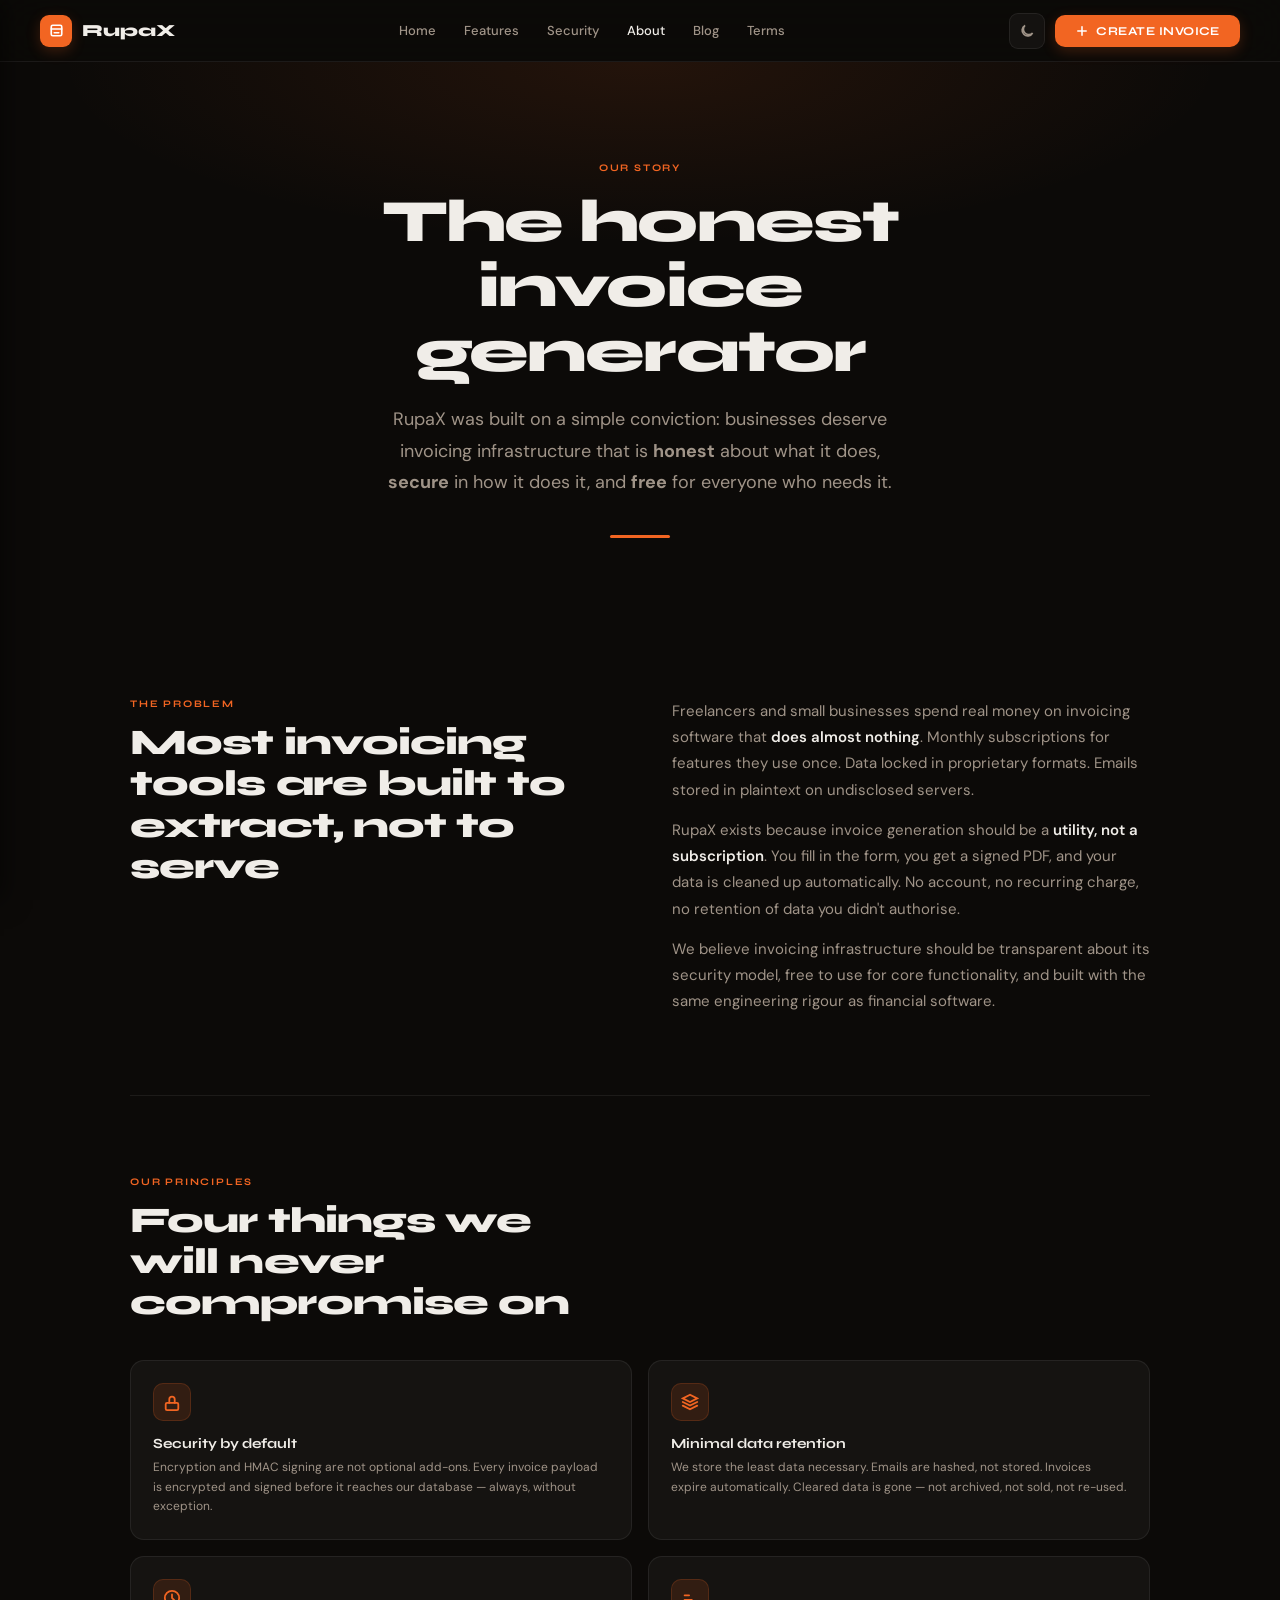
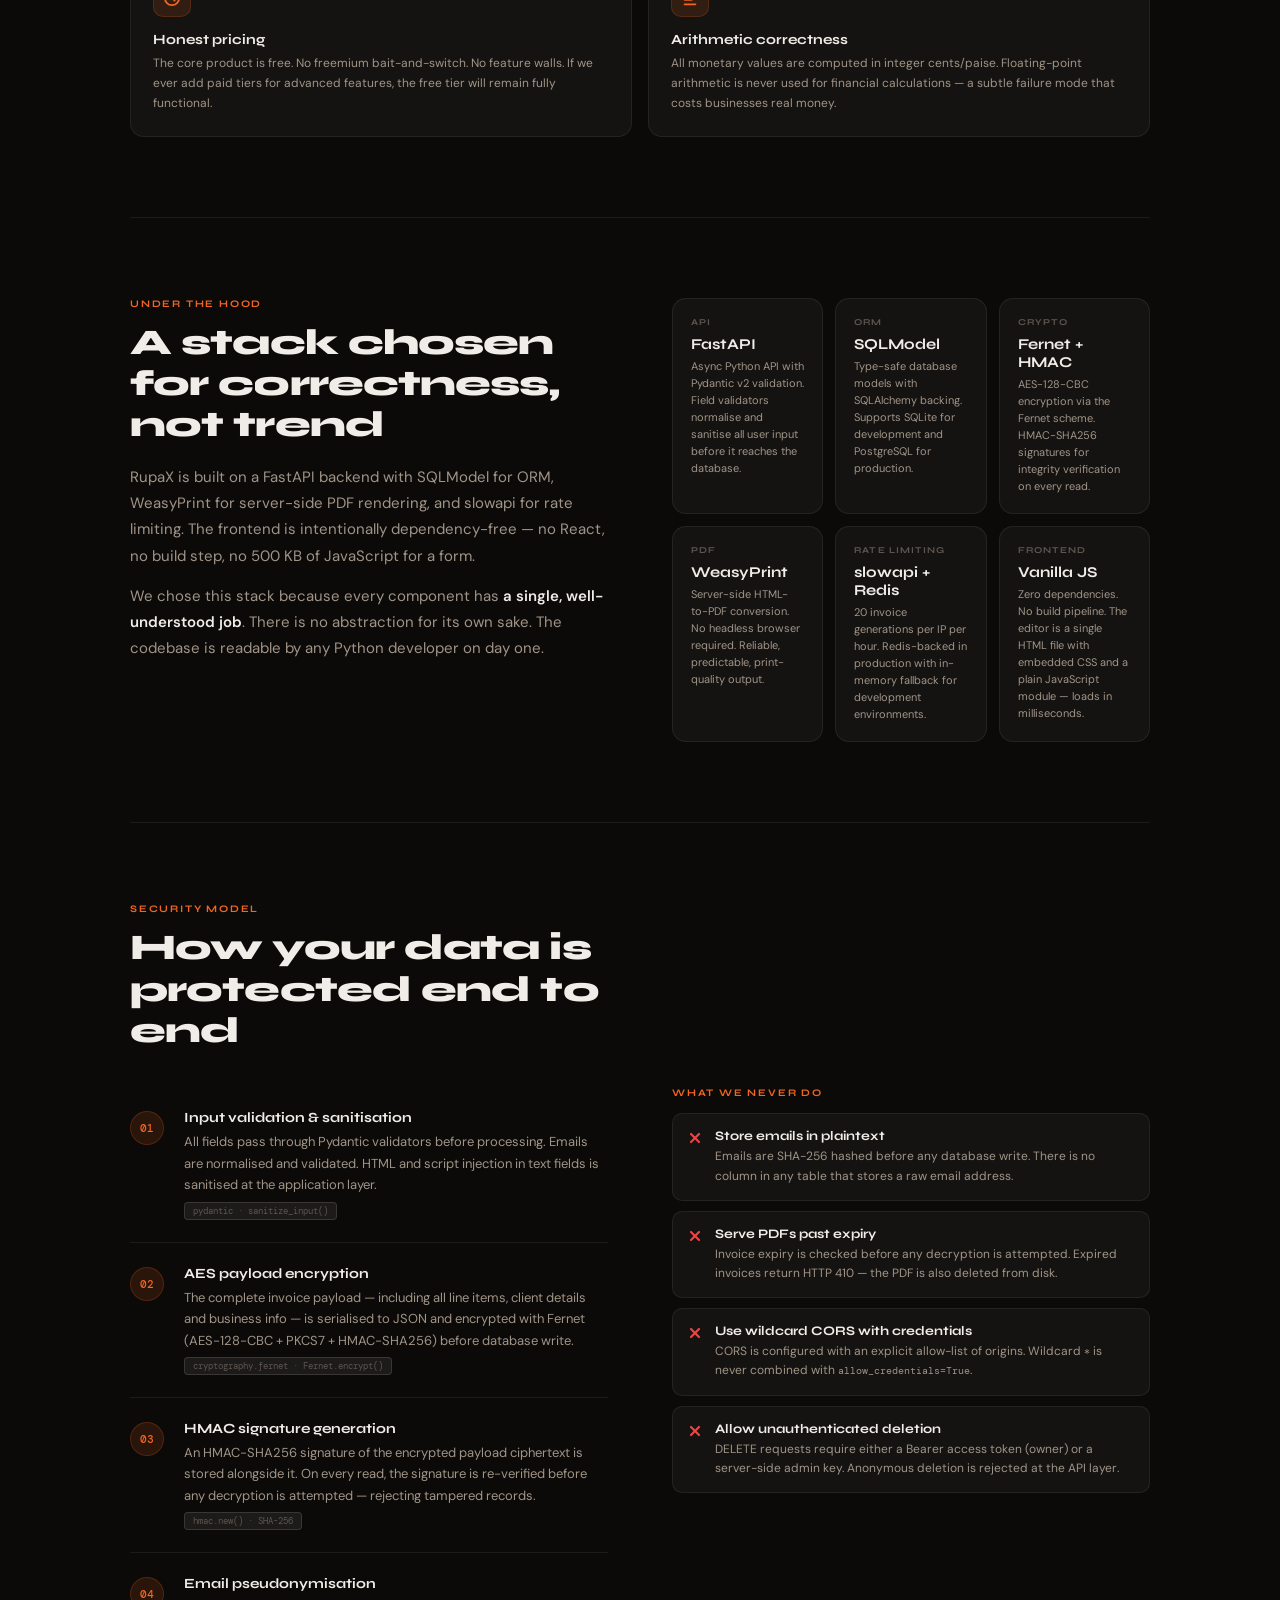
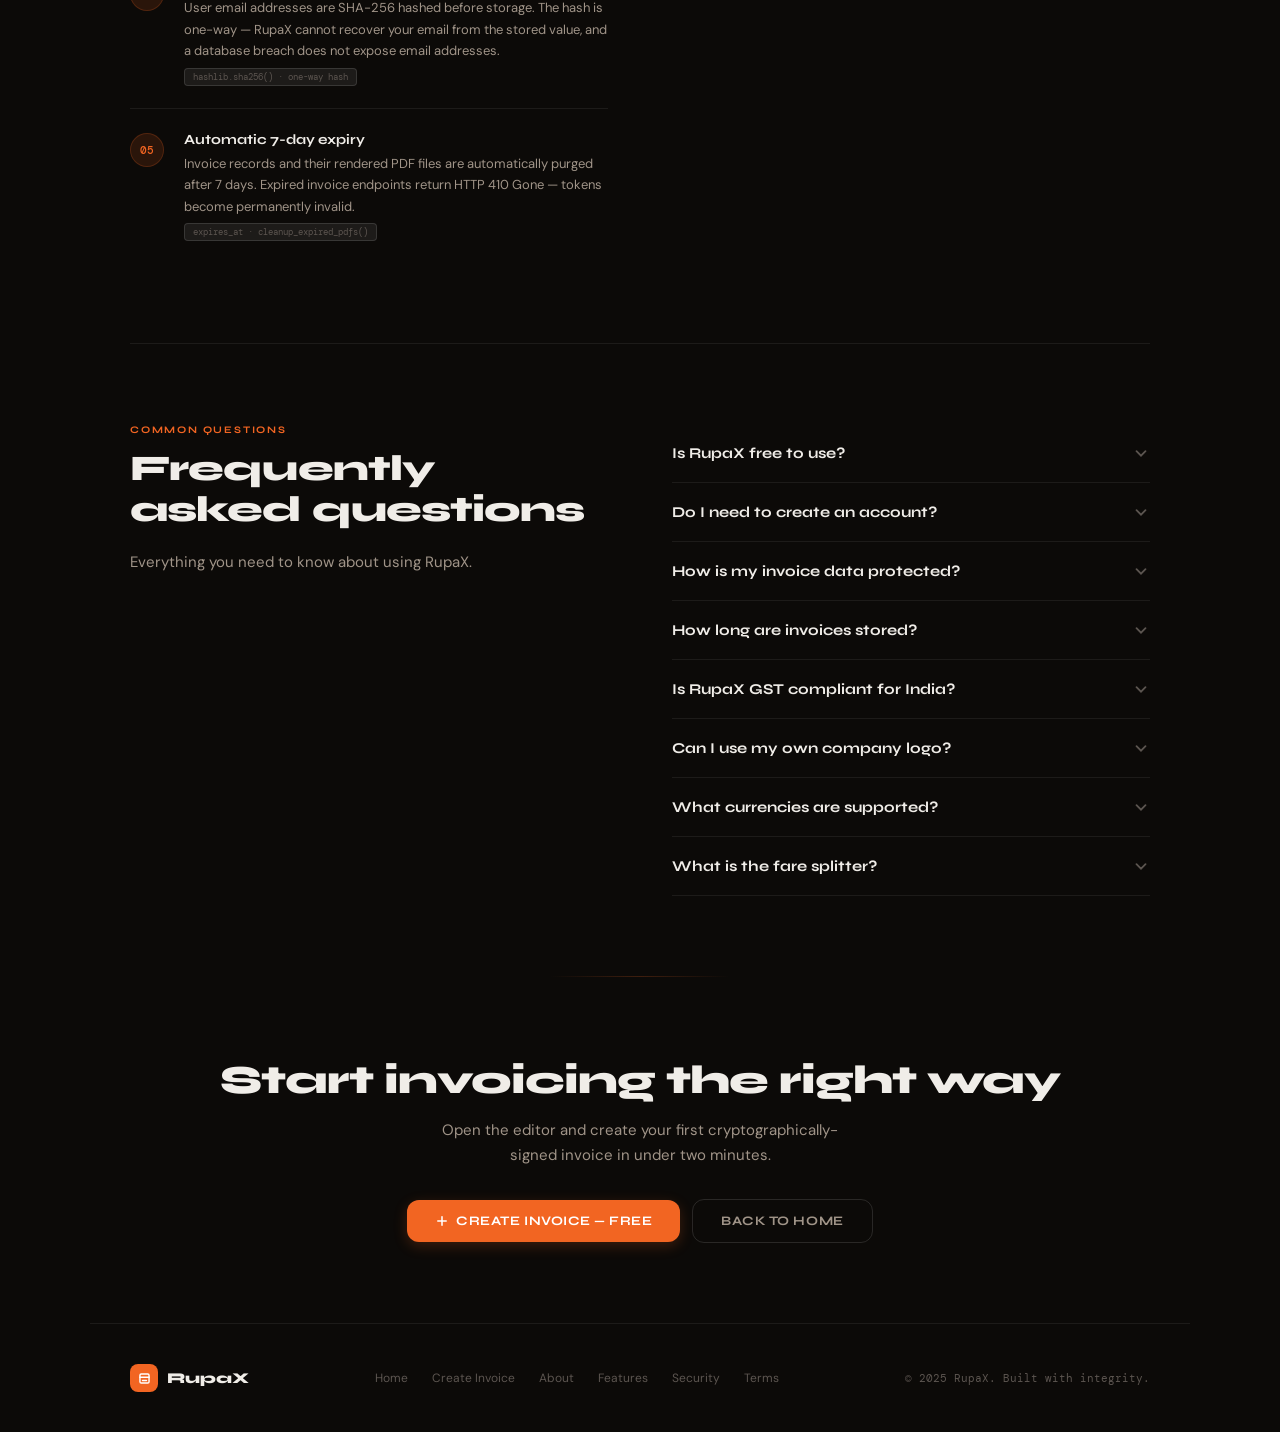
<file: about.html>
<!doctype html><html lang=en data-theme=dark><head><meta charset=UTF-8><meta name=viewport content="width=device-width,initial-scale=1"><title>About RupaX — The Philosophy Behind Honest Invoicing</title><link rel="icon" type="image/png" href="logo.jpg"><meta name=description content="Learn about RupaX — why we built a cryptographically-signed invoice generator, how our security architecture works, and the technology behind the product."><meta name=keywords content="RupaX about, invoice generator, cryptographic invoicing, GST invoice India, open invoicing platform"><meta name=author content=RupaX><meta name=robots content="index, follow"><link rel=canonical href=https://rupax.app/about.html><meta property=og:type content=website><meta property=og:url content=https://rupax.app/about.html><meta property=og:title content="About RupaX — The Philosophy Behind Honest Invoicing"><meta property=og:description content="Learn why we built RupaX, how our security architecture protects your data, and the technology stack behind the product."><meta name=twitter:card content=summary><meta name=twitter:title content="About RupaX"><meta name=twitter:description content="The philosophy, architecture and technology behind RupaX — the honest invoice generator."><script type=application/ld+json>{ "@context": "https://schema.org", "@type": "Organization", "name": "RupaX", "url": "https://rupax.app", "description": "Enterprise invoice generator with cryptographic signing, PDF export, GST support and fare splitting.", "foundingDate": "2025", "applicationCategory": "BusinessApplication" }</script><script type=application/ld+json>{ "@context": "https://schema.org", "@type": "FAQPage", "mainEntity": [ { "@type": "Question", "name": "Is RupaX free to use?", "acceptedAnswer": { "@type": "Answer", "text": "Yes. RupaX is completely free to use. There are no subscription fees, no invoice limits, and no hidden charges. You can create, download and send as many invoices as you need." } }, { "@type": "Question", "name": "Do I need to create an account?", "acceptedAnswer": { "@type": "Answer", "text": "No account is required. Your business details are saved locally in your browser and synced via your email hash. You can start creating invoices immediately without signing up." } }, { "@type": "Question", "name": "How is my invoice data protected?", "acceptedAnswer": { "@type": "Answer", "text": "Every invoice payload is encrypted with AES-Fernet encryption and signed with HMAC-SHA256. Email addresses are stored as SHA-256 hashes only — never in plaintext." } }, { "@type": "Question", "name": "How long are invoices stored?", "acceptedAnswer": { "@type": "Answer", "text": "Invoices and their PDF files are automatically deleted after 7 days. There is no long-term storage of your invoice data." } }, { "@type": "Question", "name": "Is RupaX GST compliant for India?", "acceptedAnswer": { "@type": "Answer", "text": "Yes. RupaX supports India GST at 18% with GSTIN display on the invoice. All monetary values are calculated in integer paise to avoid floating-point rounding errors." } } ] }</script><link rel=preconnect href=https://fonts.googleapis.com><link rel=preconnect href=https://fonts.gstatic.com crossorigin><link href="https://fonts.googleapis.com/css2?family=Syne:wght@400;600;700;800&family=DM+Sans:ital,opsz,wght@0,9..40,300;0,9..40,400;0,9..40,500;0,9..40,600;1,9..40,400&family=DM+Mono:wght@400;500&display=swap" rel=stylesheet><style> :root { --bg: #0c0a08; --bg2: #100e0b; --surface: rgba(255, 255, 255, 0.04); --surface2: rgba(255, 255, 255, 0.07); --border: rgba(255, 255, 255, 0.07); --border-mid: rgba(255, 255, 255, 0.12); --text-1: #f0ede8; --text-2: #a09488; --text-3: #5c5550; --accent: #f26522; --accent-h: #ff7a35; --accent-dim: rgba(242, 101, 34, 0.13); --accent-glow: rgba(242, 101, 34, 0.22); --green: #22c55e; --blue: #3b82f6; --ease: cubic-bezier(.4, 0, .2, 1); --t: 0.18s; --t2: 0.3s; --font-h: 'Syne', sans-serif; --font-b: 'DM Sans', sans-serif; --font-m: 'DM Mono', monospace; --r: 14px; --rl: 22px } [data-theme=light] { --bg: #f5f2ee; --bg2: #ede9e3; --surface: rgba(255, 255, 255, 0.65); --surface2: rgba(255, 255, 255, 0.9); --border: rgba(0, 0, 0, 0.07); --border-mid: rgba(0, 0, 0, 0.12); --text-1: #18140f; --text-2: #6b6258; --text-3: #a8a09a; --accent-dim: rgba(242, 101, 34, 0.08) } *, ::after, ::before { box-sizing: border-box; margin: 0; padding: 0 } html { scroll-behavior: smooth } body { font-family: var(--font-b); background: var(--bg); color: var(--text-1); -webkit-font-smoothing: antialiased; overflow-x: hidden } ::-webkit-scrollbar { width: 4px } ::-webkit-scrollbar-track { background: 0 0 } ::-webkit-scrollbar-thumb { background: rgba(255, 255, 255, .1); border-radius: 4px } a { text-decoration: none; color: inherit } .nav { position: sticky; top: 0; z-index: 100; height: 62px; display: flex; align-items: center; justify-content: space-between; padding: 0 40px; background: rgba(12, 10, 8, .8); backdrop-filter: blur(24px); -webkit-backdrop-filter: blur(24px); border-bottom: 1px solid var(--border) } [data-theme=light] .nav { background: rgba(245, 242, 238, .85) } .nav-logo { display: flex; align-items: center; gap: 10px; font-family: var(--font-h); font-weight: 800; font-size: 17px; color: var(--text-1) } .nav-logo-icon { width: 32px; height: 32px; background: var(--accent); border-radius: 9px; display: grid; place-items: center; box-shadow: 0 4px 14px var(--accent-glow) } .nav-logo-icon svg { width: 15px; height: 15px; color: #fff } .nav-links { display: flex; align-items: center; gap: 28px } .nav-links a { font-size: 13px; font-weight: 500; color: var(--text-2); transition: color var(--t) } .nav-links a.active, .nav-links a:hover { color: var(--text-1) } .nav-right { display: flex; align-items: center; gap: 10px } .btn { display: inline-flex; align-items: center; gap: 7px; padding: 9px 20px; border-radius: 10px; font-family: var(--font-h); font-size: 12px; font-weight: 700; letter-spacing: .04em; text-transform: uppercase; cursor: pointer; border: none; transition: all var(--t2) var(--ease); white-space: nowrap; text-decoration: none } .btn svg { width: 14px; height: 14px; flex-shrink: 0 } .btn-primary { background: var(--accent); color: #fff; box-shadow: 0 4px 14px var(--accent-glow) } .btn-primary:hover { background: var(--accent-h); box-shadow: 0 6px 22px rgba(242, 101, 34, .4); transform: translateY(-1px) } .btn-ghost { background: 0 0; color: var(--text-2); border: 1px solid var(--border-mid) } .btn-ghost:hover { color: var(--text-1); border-color: rgba(255, 255, 255, .2) } .btn-icon { width: 36px; height: 36px; padding: 0; background: var(--surface); border: 1px solid var(--border); color: var(--text-2); border-radius: 9px; display: grid; place-items: center } .btn-icon:hover { color: var(--text-1); border-color: var(--border-mid) } .btn-icon svg { width: 16px; height: 16px } .hamburger-btn { display: none; width: 36px; height: 36px; background: var(--surface); border: 1px solid var(--border-mid); border-radius: 9px; place-items: center; cursor: pointer; color: var(--text-2); transition: all var(--t); flex-shrink: 0 } .hamburger-btn svg { width: 18px; height: 18px } .hamburger-btn:hover { color: var(--text-1) } .drawer-overlay { position: fixed; inset: 0; background: rgba(0, 0, 0, .6); backdrop-filter: blur(4px); z-index: 899; display: none } .drawer-overlay.open { display: block } .mob-drawer { position: fixed; top: 0; left: 0; bottom: 0; width: 280px; background: var(--bg); border-right: 1px solid var(--border-mid); z-index: 900; transform: translateX(-100%); transition: transform .3s var(--ease); display: flex; flex-direction: column; overflow-y: auto; box-shadow: 4px 0 24px rgba(0, 0, 0, .5) } .mob-drawer.open { transform: translateX(0) } .drawer-header { display: flex; align-items: center; justify-content: space-between; padding: 18px 18px 14px; border-bottom: 1px solid var(--border) } .drawer-logo { font-family: var(--font-h); font-size: 18px; font-weight: 800; color: var(--text-1); display: flex; align-items: center; gap: 9px } .drawer-logo-icon { width: 30px; height: 30px; background: var(--accent); border-radius: 8px; display: grid; place-items: center; box-shadow: 0 3px 10px var(--accent-glow) } .drawer-logo-icon svg { width: 14px; height: 14px; color: #fff } .drawer-close { width: 32px; height: 32px; background: var(--surface); border: 1px solid var(--border); border-radius: 8px; display: grid; place-items: center; cursor: pointer; color: var(--text-2); transition: all var(--t) } .drawer-close:hover { color: var(--text-1); background: var(--surface2) } .drawer-close svg { width: 13px; height: 13px } .drawer-body { flex: 1; padding: 16px; display: flex; flex-direction: column; gap: 4px } .drawer-link { display: flex; align-items: center; gap: 12px; padding: 12px 14px; border-radius: 10px; font-family: var(--font-h); font-size: 13px; font-weight: 600; color: var(--text-2); text-decoration: none; transition: all var(--t) } .drawer-link:hover { background: var(--surface); color: var(--text-1) } .drawer-link svg { width: 17px; height: 17px; flex-shrink: 0 } .drawer-link.accent { color: var(--accent) } .drawer-link.accent:hover { background: var(--accent-dim) } .drawer-footer { padding: 14px 16px; border-top: 1px solid var(--border); font-size: 11px; color: var(--text-3); text-align: center; font-family: var(--font-m) } @media (max-width:768px) { .nav { padding: 0 20px } .nav-links { display: none } .hamburger-btn { display: grid } .nav .btn-primary .btn-text { display: none } .nav .btn-primary { width: 36px; height: 36px; padding: 0; justify-content: center; border-radius: 9px } .nav .btn-primary svg { margin: 0 } } .about-hero { padding: 100px 40px 80px; text-align: center; position: relative; overflow: hidden } .about-hero-bg { position: absolute; inset: 0; z-index: 0; background: radial-gradient(ellipse 70% 50% at 50% 0, rgba(242, 101, 34, .1) 0, transparent 65%) } .about-hero-content { position: relative; z-index: 1; max-width: 700px; margin: 0 auto } .eyebrow { font-family: var(--font-h); font-size: 10px; font-weight: 700; letter-spacing: .18em; text-transform: uppercase; color: var(--accent); margin-bottom: 16px } .h1 { font-family: var(--font-h); font-size: clamp(36px, 6vw, 60px); font-weight: 800; letter-spacing: -.03em; line-height: 1.08; color: var(--text-1); margin-bottom: 20px } .lead { font-size: clamp(15px, 1.8vw, 18px); line-height: 1.75; color: var(--text-2); max-width: 540px; margin: 0 auto } .hero-divider { width: 60px; height: 3px; background: var(--accent); border-radius: 3px; margin: 36px auto 0 } .page { max-width: 1100px; margin: 0 auto; padding: 0 40px } @media (max-width:600px) { .page { padding: 0 20px } .about-hero { padding: 80px 20px 60px } } .prose-section { padding: 80px 0; border-bottom: 1px solid var(--border) } .prose-section:last-of-type { border-bottom: none } .two-col { display: grid; grid-template-columns: 1fr 1fr; gap: 64px; align-items: start } @media (max-width:860px) { .two-col { grid-template-columns: 1fr; gap: 36px } } .s-eyebrow { font-family: var(--font-h); font-size: 10px; font-weight: 700; letter-spacing: .18em; text-transform: uppercase; color: var(--accent); margin-bottom: 12px } .s-title { font-family: var(--font-h); font-size: clamp(24px, 3vw, 36px); font-weight: 800; letter-spacing: -.025em; line-height: 1.15; color: var(--text-1); margin-bottom: 18px } .s-body { font-size: 15px; line-height: 1.75; color: var(--text-2) } .s-body p+p { margin-top: 14px } .s-body strong { color: var(--text-1); font-weight: 600 } .pillars { display: grid; grid-template-columns: 1fr 1fr; gap: 16px } @media (max-width:500px) { .pillars { grid-template-columns: 1fr } } .pillar { background: var(--surface); border: 1px solid var(--border); border-radius: var(--r); padding: 22px; transition: border-color var(--t), background var(--t) } .pillar:hover { border-color: var(--border-mid); background: var(--surface2) } .pillar-icon { width: 38px; height: 38px; background: var(--accent-dim); border: 1px solid rgba(242, 101, 34, .18); border-radius: 10px; display: grid; place-items: center; margin-bottom: 14px } .pillar-icon svg { width: 18px; height: 18px; color: var(--accent) } .pillar-name { font-family: var(--font-h); font-size: 14px; font-weight: 700; color: var(--text-1); margin-bottom: 6px } .pillar-desc { font-size: 12px; line-height: 1.65; color: var(--text-2) } .stack-grid { display: grid; grid-template-columns: repeat(3, 1fr); gap: 12px } @media (max-width:700px) { .stack-grid { grid-template-columns: 1fr 1fr } } .stack-item { background: var(--surface); border: 1px solid var(--border); border-radius: var(--r); padding: 18px; transition: all var(--t) } .stack-item:hover { border-color: var(--border-mid); background: var(--surface2) } .stack-layer { font-family: var(--font-h); font-size: 9px; font-weight: 700; letter-spacing: .12em; text-transform: uppercase; color: var(--text-3); margin-bottom: 8px } .stack-name { font-family: var(--font-h); font-size: 15px; font-weight: 700; color: var(--text-1); margin-bottom: 5px } .stack-desc { font-size: 11px; line-height: 1.55; color: var(--text-2) } .sec-timeline { display: flex; flex-direction: column; gap: 0 } .sec-step { display: flex; gap: 20px; padding: 22px 0; border-bottom: 1px solid var(--border) } .sec-step:last-child { border-bottom: none } .sec-step-num { width: 34px; height: 34px; flex-shrink: 0; background: var(--accent-dim); border: 1px solid rgba(242, 101, 34, .2); border-radius: 50%; display: grid; place-items: center; font-family: var(--font-m); font-size: 11px; font-weight: 500; color: var(--accent); margin-top: 2px } .sec-step-title { font-family: var(--font-h); font-size: 14px; font-weight: 700; color: var(--text-1); margin-bottom: 5px } .sec-step-desc { font-size: 13px; line-height: 1.65; color: var(--text-2) } .tag { display: inline-block; font-family: var(--font-m); font-size: 9px; padding: 2px 8px; background: var(--surface2); border: 1px solid var(--border-mid); border-radius: 4px; color: var(--text-3); margin-top: 6px } .faq-list { display: flex; flex-direction: column; gap: 0 } .faq-item { border-bottom: 1px solid var(--border) } .faq-q { display: flex; justify-content: space-between; align-items: center; padding: 20px 0; cursor: pointer; gap: 16px; font-family: var(--font-h); font-size: 15px; font-weight: 700; color: var(--text-1); list-style: none; transition: color var(--t) } .faq-q:hover { color: var(--accent) } .faq-q::after { content: ''; width: 18px; height: 18px; flex-shrink: 0; background-image: url("data:image/svg+xml,%3Csvg xmlns='http://www.w3.org/2000/svg' viewBox='0 0 20 20' fill='none' stroke='%235c5550' stroke-width='2' stroke-linecap='round'%3E%3Cpolyline points='5 8 10 13 15 8'/%3E%3C/svg%3E"); background-repeat: no-repeat; background-position: center; transition: transform .2s var(--ease) } .faq-item.open .faq-q::after { transform: rotate(180deg) } .faq-item.open .faq-q { color: var(--accent) } .faq-a { max-height: 0; overflow: hidden; font-size: 14px; line-height: 1.75; color: var(--text-2); transition: max-height .28s var(--ease), padding .28s var(--ease) } .faq-item.open .faq-a { max-height: 200px; padding-bottom: 18px } .about-cta { text-align: center; padding: 80px 40px; position: relative } .about-cta::before { content: ''; position: absolute; top: 0; left: 50%; transform: translateX(-50%); width: 180px; height: 1px; background: linear-gradient(90deg, transparent, var(--accent-glow), transparent) } .about-cta-title { font-family: var(--font-h); font-size: clamp(26px, 4vw, 40px); font-weight: 800; letter-spacing: -.025em; color: var(--text-1); margin-bottom: 14px } .about-cta-desc { font-size: 15px; color: var(--text-2); max-width: 420px; margin: 0 auto 32px; line-height: 1.65 } .cta-actions { display: flex; align-items: center; justify-content: center; gap: 12px; flex-wrap: wrap } footer { border-top: 1px solid var(--border); padding: 40px; display: flex; align-items: center; justify-content: space-between; flex-wrap: wrap; gap: 20px; max-width: 1100px; margin: 0 auto } .footer-logo { display: flex; align-items: center; gap: 9px; font-family: var(--font-h); font-weight: 800; font-size: 15px; color: var(--text-1) } .footer-logo-icon { width: 28px; height: 28px; border-radius: 8px; background: var(--accent); display: grid; place-items: center } .footer-logo-icon svg { width: 13px; height: 13px; color: #fff } .footer-links { display: flex; gap: 24px; flex-wrap: wrap } .footer-links a { font-size: 12px; color: var(--text-3); transition: color var(--t) } .footer-links a:hover { color: var(--text-2) } .footer-copy { font-size: 11px; color: var(--text-3); font-family: var(--font-m) } @media (max-width:600px) { footer { padding: 32px 20px; flex-direction: column; align-items: flex-start } } .reveal { opacity: 0; transform: translateY(20px); transition: opacity .6s var(--ease), transform .6s var(--ease) } .reveal.visible { opacity: 1; transform: none } .rd1 { transition-delay: .1s } .rd2 { transition-delay: .2s } .rd3 { transition-delay: .3s } </style></head><body><div id="drawer-overlay" class="drawer-overlay" onclick="closeDrawer()"></div><nav id="mob-drawer" class="mob-drawer" aria-label="Mobile navigation"><div class="drawer-header"><div class="drawer-logo"><span class="drawer-logo-icon"><svg viewBox="0 0 20 20" fill=none stroke=currentColor stroke-width=2.2 stroke-linecap=round><rect x=3 y=3 width=14 height=14 rx=2 /><line x1=3 y1=8 x2=17 y2=8 /><line x1=7 y1=13 x2=13 y2=13 /></svg></span> RupaX </div><button class="drawer-close" onclick="closeDrawer()" aria-label="Close menu"><svg viewBox="0 0 14 14" fill=none stroke=currentColor stroke-width=2.2 stroke-linecap=round><line x1=1 y1=1 x2=13 y2=13 /><line x1=13 y1=1 x2=1 y2=13 /></svg></button></div><div class="drawer-body"><a href="index.html" class="drawer-link" onclick="closeDrawer()"><svg viewBox="0 0 24 24" fill=none stroke=currentColor stroke-width=2 stroke-linecap=round><path d="M3 9l9-7 9 7v11a2 2 0 01-2 2H5a2 2 0 01-2-2z" /><polyline points="9 22 9 12 15 12 15 22" /></svg>Home</a><a href="index.html#features" class="drawer-link" onclick="closeDrawer()"><svg viewBox="0 0 24 24" fill=none stroke=currentColor stroke-width=2 stroke-linecap=round><path d="M12 2L2 7l10 5 10-5-10-5zM2 17l10 5 10-5M2 12l10 5 10-5" /></svg>Features</a><a href="index.html#security" class="drawer-link" onclick="closeDrawer()"><svg viewBox="0 0 24 24" fill=none stroke=currentColor stroke-width=2 stroke-linecap=round><path d="M12 22s8-4 8-10V5l-8-3-8 3v7c0 6 8 10 8 10z" /></svg>Security</a><a href="blogs.html" class="drawer-link" onclick="closeDrawer()"><svg viewBox="0 0 24 24" fill=none stroke=currentColor stroke-width=2 stroke-linecap=round><path d="M4 19.5A2.5 2.5 0 0 1 6.5 17H20" /><path d="M6.5 2H20v20H6.5A2.5 2.5 0 0 1 4 19.5v-15A2.5 2.5 0 0 1 6.5 2z" /></svg>Blog</a><a href="app.html" class="drawer-link accent" onclick="closeDrawer()"><svg viewBox="0 0 24 24" fill=none stroke=currentColor stroke-width=2 stroke-linecap=round><line x1=12 y1=5 x2=12 y2=19 /><line x1=5 y1=12 x2=19 y2=12 /></svg>Create Invoice</a><a href="terms.html" class="drawer-link" onclick="closeDrawer()"><svg viewBox="0 0 24 24" fill=none stroke=currentColor stroke-width=2 stroke-linecap=round><path d="M14 2H6a2 2 0 00-2 2v16a2 2 0 002 2h12a2 2 0 002-2V8z" /><polyline points="14 2 14 8 20 8" /><line x1="16" y1="13" x2="8" y2="13" /><line x1="16" y1="17" x2="8" y2="17" /></svg>Terms</a></div><div class="drawer-footer">RupaX &middot; 100% Offline &amp; Private</div></nav><nav class=nav role=navigation aria-label="Main navigation"><button class="hamburger-btn" id="hamburger-btn" onclick="openDrawer()" aria-label="Open menu" aria-expanded="false"><svg viewBox="0 0 24 24" fill=none stroke=currentColor stroke-width=2 stroke-linecap=round><line x1=3 y1=6 x2=21 y2=6 /><line x1=3 y1=12 x2=21 y2=12 /><line x1=3 y1=18 x2=21 y2=18 /></svg></button><a href=index.html class=nav-logo aria-label="RupaX home"><span class=nav-logo-icon><svg viewBox="0 0 20 20" fill=none stroke=currentColor stroke-width=2.2 stroke-linecap=round><rect x=3 y=3 width=14 height=14 rx=2 /><line x1=3 y1=8 x2=17 y2=8 /><line x1=7 y1=13 x2=13 y2=13 /></svg></span> RupaX </a><div class=nav-links><a href=index.html>Home</a><a href=index.html#features>Features</a><a href=index.html#security>Security</a><a href=about.html class=active>About</a><a href=blogs.html>Blog</a><a href=terms.html>Terms</a></div><div class=nav-right><button class=btn-icon onclick=toggleTheme() id=theme-btn aria-label="Toggle theme"><svg id=nav-sun viewBox="0 0 20 20" fill=none stroke=currentColor stroke-width=2 stroke-linecap=round><circle cx=10 cy=10 r=4 /><line x1=10 y1=2 x2=10 y2=4 /><line x1=10 y1=16 x2=10 y2=18 /><line x1=2 y1=10 x2=4 y2=10 /><line x1=16 y1=10 x2=18 y2=10 /></svg><svg id=nav-moon viewBox="0 0 20 20" fill=none stroke=currentColor stroke-width=2 stroke-linecap=round style=display:none><path d="M17 12.5A7 7 0 1 1 7.5 3a5.5 5.5 0 0 0 9.5 9.5z" /></svg></button><a href=app.html class="btn btn-primary"><svg viewBox="0 0 20 20" fill=none stroke=currentColor stroke-width=2.2 stroke-linecap=round><line x1=10 y1=4 x2=10 y2=16 /><line x1=4 y1=10 x2=16 y2=10 /></svg><span class="btn-text">Create Invoice</span></a></div></nav><div class=about-hero><div class=about-hero-bg aria-hidden=true></div><div class=about-hero-content><div class=eyebrow>Our story</div><h1 class=h1>The honest invoice<br>generator</h1><p class=lead>RupaX was built on a simple conviction: businesses deserve invoicing infrastructure that is <strong>honest</strong> about what it does, <strong>secure</strong> in how it does it, and <strong>free</strong> for everyone who needs it. </p><div class=hero-divider></div></div></div><main class=page><section class=prose-section aria-labelledby=why-heading><div class=two-col><div class=reveal><div class=s-eyebrow>The problem</div><h2 class=s-title id=why-heading>Most invoicing tools are built to extract, not to serve</h2></div><div class="s-body reveal rd1"><p>Freelancers and small businesses spend real money on invoicing software that <strong>does almost nothing</strong>. Monthly subscriptions for features they use once. Data locked in proprietary formats. Emails stored in plaintext on undisclosed servers.</p><p>RupaX exists because invoice generation should be a <strong>utility, not a subscription</strong>. You fill in the form, you get a signed PDF, and your data is cleaned up automatically. No account, no recurring charge, no retention of data you didn't authorise.</p><p>We believe invoicing infrastructure should be transparent about its security model, free to use for core functionality, and built with the same engineering rigour as financial software.</p></div></div></section><section class=prose-section aria-labelledby=values-heading><div class=reveal><div class=s-eyebrow>Our principles</div><h2 class=s-title id=values-heading style=max-width:480px;margin-bottom:36px>Four things we will never compromise on</h2></div><div class="pillars reveal rd1"><div class=pillar><div class=pillar-icon><svg viewBox="0 0 20 20" fill=none stroke=currentColor stroke-width=2 stroke-linecap=round><rect x=3 y=11 width=14 height=8 rx=1.5 /><path d="M7 11V7a3 3 0 0 1 6 0v4" /></svg></div><div class=pillar-name>Security by default</div><div class=pillar-desc>Encryption and HMAC signing are not optional add-ons. Every invoice payload is encrypted and signed before it reaches our database — always, without exception.</div></div><div class=pillar><div class=pillar-icon><svg viewBox="0 0 20 20" fill=none stroke=currentColor stroke-width=2 stroke-linecap=round><path d="M10 2L2 6l8 4 8-4-8-4zM2 14l8 4 8-4M2 10l8 4 8-4" /></svg></div><div class=pillar-name>Minimal data retention</div><div class=pillar-desc>We store the least data necessary. Emails are hashed, not stored. Invoices expire automatically. Cleared data is gone — not archived, not sold, not re-used.</div></div><div class=pillar><div class=pillar-icon><svg viewBox="0 0 20 20" fill=none stroke=currentColor stroke-width=2 stroke-linecap=round><circle cx=10 cy=10 r=8 /><path d="M10 6v4l3 3" /></svg></div><div class=pillar-name>Honest pricing</div><div class=pillar-desc>The core product is free. No freemium bait-and-switch. No feature walls. If we ever add paid tiers for advanced features, the free tier will remain fully functional.</div></div><div class=pillar><div class=pillar-icon><svg viewBox="0 0 20 20" fill=none stroke=currentColor stroke-width=2 stroke-linecap=round><path d="M4 17h12M4 12h8M4 7h5" /></svg></div><div class=pillar-name>Arithmetic correctness</div><div class=pillar-desc>All monetary values are computed in integer cents/paise. Floating-point arithmetic is never used for financial calculations — a subtle failure mode that costs businesses real money.</div></div></div></section><section class=prose-section aria-labelledby=tech-heading><div class=two-col><div><div class="s-eyebrow reveal">Under the hood</div><h2 class="s-title reveal rd1" id=tech-heading>A stack chosen for correctness, not trend</h2><div class="s-body reveal rd1"><p>RupaX is built on a FastAPI backend with SQLModel for ORM, WeasyPrint for server-side PDF rendering, and slowapi for rate limiting. The frontend is intentionally dependency-free — no React, no build step, no 500 KB of JavaScript for a form.</p><p>We chose this stack because every component has <strong>a single, well-understood job</strong>. There is no abstraction for its own sake. The codebase is readable by any Python developer on day one.</p></div></div><div class="stack-grid reveal rd2"><div class=stack-item><div class=stack-layer>API</div><div class=stack-name>FastAPI</div><div class=stack-desc>Async Python API with Pydantic v2 validation. Field validators normalise and sanitise all user input before it reaches the database.</div></div><div class=stack-item><div class=stack-layer>ORM</div><div class=stack-name>SQLModel</div><div class=stack-desc>Type-safe database models with SQLAlchemy backing. Supports SQLite for development and PostgreSQL for production.</div></div><div class=stack-item><div class=stack-layer>Crypto</div><div class=stack-name>Fernet + HMAC</div><div class=stack-desc>AES-128-CBC encryption via the Fernet scheme. HMAC-SHA256 signatures for integrity verification on every read.</div></div><div class=stack-item><div class=stack-layer>PDF</div><div class=stack-name>WeasyPrint</div><div class=stack-desc>Server-side HTML-to-PDF conversion. No headless browser required. Reliable, predictable, print-quality output.</div></div><div class=stack-item><div class=stack-layer>Rate Limiting</div><div class=stack-name>slowapi + Redis</div><div class=stack-desc>20 invoice generations per IP per hour. Redis-backed in production with in-memory fallback for development environments.</div></div><div class=stack-item><div class=stack-layer>Frontend</div><div class=stack-name>Vanilla JS</div><div class=stack-desc>Zero dependencies. No build pipeline. The editor is a single HTML file with embedded CSS and a plain JavaScript module — loads in milliseconds.</div></div></div></div></section><section class=prose-section aria-labelledby=security-heading><div class=reveal><div class=s-eyebrow>Security model</div><h2 class=s-title id=security-heading style=max-width:480px;margin-bottom:36px>How your data is protected end to end</h2></div><div class=two-col><div class="sec-timeline reveal rd1"><div class=sec-step><div class=sec-step-num>01</div><div class=sec-step-body><div class=sec-step-title>Input validation &amp; sanitisation</div><div class=sec-step-desc>All fields pass through Pydantic validators before processing. Emails are normalised and validated. HTML and script injection in text fields is sanitised at the application layer.</div><span class=tag>pydantic · sanitize_input()</span></div></div><div class=sec-step><div class=sec-step-num>02</div><div class=sec-step-body><div class=sec-step-title>AES payload encryption</div><div class=sec-step-desc>The complete invoice payload — including all line items, client details and business info — is serialised to JSON and encrypted with Fernet (AES-128-CBC + PKCS7 + HMAC-SHA256) before database write.</div><span class=tag>cryptography.fernet · Fernet.encrypt()</span></div></div><div class=sec-step><div class=sec-step-num>03</div><div class=sec-step-body><div class=sec-step-title>HMAC signature generation</div><div class=sec-step-desc>An HMAC-SHA256 signature of the encrypted payload ciphertext is stored alongside it. On every read, the signature is re-verified before any decryption is attempted — rejecting tampered records.</div><span class=tag>hmac.new() · SHA-256</span></div></div><div class=sec-step><div class=sec-step-num>04</div><div class=sec-step-body><div class=sec-step-title>Email pseudonymisation</div><div class=sec-step-desc>User email addresses are SHA-256 hashed before storage. The hash is one-way — RupaX cannot recover your email from the stored value, and a database breach does not expose email addresses.</div><span class=tag>hashlib.sha256() · one-way hash</span></div></div><div class=sec-step><div class=sec-step-num>05</div><div class=sec-step-body><div class=sec-step-title>Automatic 7-day expiry</div><div class=sec-step-desc>Invoice records and their rendered PDF files are automatically purged after 7 days. Expired invoice endpoints return HTTP 410 Gone — tokens become permanently invalid.</div><span class=tag>expires_at · cleanup_expired_pdfs()</span></div></div></div><div class="reveal rd2"><div class=s-eyebrow style=margin-bottom:14px>What we never do</div><div style=display:flex;flex-direction:column;gap:10px><div style="display:flex;gap:12px;align-items:flex-start;padding:14px;background:var(--surface);border:1px solid var(--border);border-radius:10px"><svg style=width:16px;height:16px;color:#ef4444;flex-shrink:0;margin-top:2px viewBox="0 0 16 16" fill=none stroke=currentColor stroke-width=2.2 stroke-linecap=round><line x1=12 y1=4 x2=4 y2=12 /><line x1=4 y1=4 x2=12 y2=12 /></svg><div><div style=font-family:var(--font-h);font-size:13px;font-weight:700;color:var(--text-1);margin-bottom:3px> Store emails in plaintext</div><div style=font-size:12px;color:var(--text-2);line-height:1.6>Emails are SHA-256 hashed before any database write. There is no column in any table that stores a raw email address.</div></div></div><div style="display:flex;gap:12px;align-items:flex-start;padding:14px;background:var(--surface);border:1px solid var(--border);border-radius:10px"><svg style=width:16px;height:16px;color:#ef4444;flex-shrink:0;margin-top:2px viewBox="0 0 16 16" fill=none stroke=currentColor stroke-width=2.2 stroke-linecap=round><line x1=12 y1=4 x2=4 y2=12 /><line x1=4 y1=4 x2=12 y2=12 /></svg><div><div style=font-family:var(--font-h);font-size:13px;font-weight:700;color:var(--text-1);margin-bottom:3px> Serve PDFs past expiry</div><div style=font-size:12px;color:var(--text-2);line-height:1.6>Invoice expiry is checked before any decryption is attempted. Expired invoices return HTTP 410 — the PDF is also deleted from disk.</div></div></div><div style="display:flex;gap:12px;align-items:flex-start;padding:14px;background:var(--surface);border:1px solid var(--border);border-radius:10px"><svg style=width:16px;height:16px;color:#ef4444;flex-shrink:0;margin-top:2px viewBox="0 0 16 16" fill=none stroke=currentColor stroke-width=2.2 stroke-linecap=round><line x1=12 y1=4 x2=4 y2=12 /><line x1=4 y1=4 x2=12 y2=12 /></svg><div><div style=font-family:var(--font-h);font-size:13px;font-weight:700;color:var(--text-1);margin-bottom:3px> Use wildcard CORS with credentials</div><div style=font-size:12px;color:var(--text-2);line-height:1.6>CORS is configured with an explicit allow-list of origins. Wildcard <code style=font-family:var(--font-m);font-size:10px;color:var(--text-2)>*</code> is never combined with <code style=font-family:var(--font-m);font-size:10px;color:var(--text-2)>allow_credentials=True</code>. </div></div></div><div style="display:flex;gap:12px;align-items:flex-start;padding:14px;background:var(--surface);border:1px solid var(--border);border-radius:10px"><svg style=width:16px;height:16px;color:#ef4444;flex-shrink:0;margin-top:2px viewBox="0 0 16 16" fill=none stroke=currentColor stroke-width=2.2 stroke-linecap=round><line x1=12 y1=4 x2=4 y2=12 /><line x1=4 y1=4 x2=12 y2=12 /></svg><div><div style=font-family:var(--font-h);font-size:13px;font-weight:700;color:var(--text-1);margin-bottom:3px> Allow unauthenticated deletion</div><div style=font-size:12px;color:var(--text-2);line-height:1.6>DELETE requests require either a Bearer access token (owner) or a server-side admin key. Anonymous deletion is rejected at the API layer. </div></div></div></div></div></div></section><section class=prose-section aria-labelledby=faq-heading><div class=two-col><div class=reveal><div class=s-eyebrow>Common questions</div><h2 class=s-title id=faq-heading>Frequently asked questions</h2><p class=s-body style=margin-top:0>Everything you need to know about using RupaX.</p></div><div class="faq-list reveal rd1" role=list><div class=faq-item role=listitem><div class=faq-q role=button tabindex=0 aria-expanded=false onclick=toggleFaq(this)>Is RupaX free to use? </div><div class=faq-a>Yes — completely. There are no subscription fees, no invoice limits, and no hidden charges. You can create, download and send as many invoices as you need without ever paying anything.</div></div><div class=faq-item role=listitem><div class=faq-q role=button tabindex=0 aria-expanded=false onclick=toggleFaq(this)>Do I need to create an account?</div><div class=faq-a>No account is required. Your business details are saved locally in your browser. Profile data syncs to the server using your email hash — there is no registration, no password, no email verification.</div></div><div class=faq-item role=listitem><div class=faq-q role=button tabindex=0 aria-expanded=false onclick=toggleFaq(this)> How is my invoice data protected?</div><div class=faq-a>Every invoice payload is encrypted with AES-Fernet before database storage and signed with HMAC-SHA256 for integrity. Your email is stored only as a SHA-256 hash. Even a full database compromise would not expose your invoice content in plaintext.</div></div><div class=faq-item role=listitem><div class=faq-q role=button tabindex=0 aria-expanded=false onclick=toggleFaq(this)> How long are invoices stored?</div><div class=faq-a>Invoices and their PDF files are automatically deleted after 7 days. Once expired, the access token returns HTTP 410 Gone and the PDF file is removed from the server. No long-term storage of invoice data occurs.</div></div><div class=faq-item role=listitem><div class=faq-q role=button tabindex=0 aria-expanded=false onclick=toggleFaq(this)>Is RupaX GST compliant for India?</div><div class=faq-a>Yes. RupaX supports India GST at 18% with GSTIN displayed on the invoice. All monetary values are calculated in integer paise to avoid floating-point rounding errors — a requirement for financial compliance.</div></div><div class=faq-item role=listitem><div class=faq-q role=button tabindex=0 aria-expanded=false onclick=toggleFaq(this)> Can I use my own company logo?</div><div class=faq-a>Yes. The invoice editor accepts PNG, JPG and SVG logos up to 2 MB. Uploaded images are compressed client-side before submission and embedded directly in the PDF output. No CDN hosting is involved.</div></div><div class=faq-item role=listitem><div class=faq-q role=button tabindex=0 aria-expanded=false onclick=toggleFaq(this)> What currencies are supported?</div><div class=faq-a>RupaX supports INR (Indian Rupee), USD (US Dollar), EUR (Euro), GBP (British Pound), AUD (Australian Dollar), CAD (Canadian Dollar) and JPY (Japanese Yen). Additional currencies can be added to the codebase with a one-line configuration change.</div></div><div class=faq-item role=listitem><div class=faq-q role=button tabindex=0 aria-expanded=false onclick=toggleFaq(this)> What is the fare splitter?</div><div class=faq-a>The fare splitter tab lets you divide any bill amount evenly across up to 100 people. Remainders are distributed one paise at a time so the total always adds up exactly — no rounding discrepancies, no awkward "someone owes 1 extra paisa" situations.</div></div></div></div></section></main><div class=about-cta><h2 class=about-cta-title>Start invoicing the right way</h2><p class=about-cta-desc>Open the editor and create your first cryptographically-signed invoice in under two minutes. </p><div class=cta-actions><a href=app.html class="btn btn-primary" style="padding:13px 28px;font-size:13px;border-radius:12px"><svg viewBox="0 0 20 20" fill=none stroke=currentColor stroke-width=2.2 stroke-linecap=round><line x1=10 y1=4 x2=10 y2=16 /><line x1=4 y1=10 x2=16 y2=10 /></svg> Create Invoice — Free </a><a href=index.html class="btn btn-ghost" style="padding:13px 28px;font-size:13px;border-radius:12px">Back to home</a></div></div><footer><div class=footer-logo><span class=footer-logo-icon><svg viewBox="0 0 20 20" fill=none stroke=currentColor stroke-width=2.2 stroke-linecap=round><rect x=3 y=3 width=14 height=14 rx=2 /><line x1=3 y1=8 x2=17 y2=8 /><line x1=7 y1=13 x2=13 y2=13 /></svg></span> RupaX </div><nav class=footer-links aria-label="Footer navigation"><a href=index.html>Home</a><a href=app.html>Create Invoice</a><a href=about.html>About</a><a href=index.html#features>Features</a><a href=index.html#security>Security</a><a href=terms.html>Terms</a></nav><div class=footer-copy>&copy; 2025 RupaX. Built with integrity.</div></footer><script> const _t = localStorage.getItem("rupax_theme") || "dark"; document.documentElement.setAttribute("data-theme", _t); const _s = document.getElementById("nav-sun"), _m = document.getElementById("nav-moon"); function toggleTheme() { const e = "dark" === (document.documentElement.getAttribute("data-theme") || "dark") ? "light" : "dark"; document.documentElement.setAttribute("data-theme", e), localStorage.setItem("rupax_theme", e), _s && _m && (_s.style.display = "dark" === e ? "none" : "", _m.style.display = "dark" === e ? "" : "none") } function toggleFaq(e) { const t = e.closest(".faq-item"), a = t.classList.contains("open"); document.querySelectorAll(".faq-item.open").forEach((e => { e.classList.remove("open"), e.querySelector(".faq-q").setAttribute("aria-expanded", "false") })), a || (t.classList.add("open"), e.setAttribute("aria-expanded", "true")) } "dark" === _t && _s && _m && (_s.style.display = "none", _m.style.display = ""); document.querySelectorAll(".faq-q").forEach((e => { e.addEventListener("keydown", (t => { "Enter" !== t.key && " " !== t.key || (t.preventDefault(), toggleFaq(e)) })) })); const obs = new IntersectionObserver((e => { e.forEach((e => { e.isIntersecting && (e.target.classList.add("visible"), obs.unobserve(e.target)) })) }), { threshold: .1 }); document.querySelectorAll(".reveal").forEach((e => obs.observe(e))); function openDrawer() { document.getElementById('mob-drawer').classList.add('open'); document.getElementById('drawer-overlay').classList.add('open'); document.getElementById('hamburger-btn').setAttribute('aria-expanded', 'true'); document.body.style.overflow = 'hidden'; } function closeDrawer() { document.getElementById('mob-drawer').classList.remove('open'); document.getElementById('drawer-overlay').classList.remove('open'); document.getElementById('hamburger-btn').setAttribute('aria-expanded', 'false'); document.body.style.overflow = ''; } document.addEventListener('keydown', e => { if (e.key === 'Escape') closeDrawer(); }); </script><script type="application/ld+json">{ "@context": "https://schema.org", "@type": "Organization", "name": "RupaX", "url": "https://rupax-invoice.github.io", "logo": "https://rupax-invoice.github.io/logo.jpg"}</script></body></html>
</file>
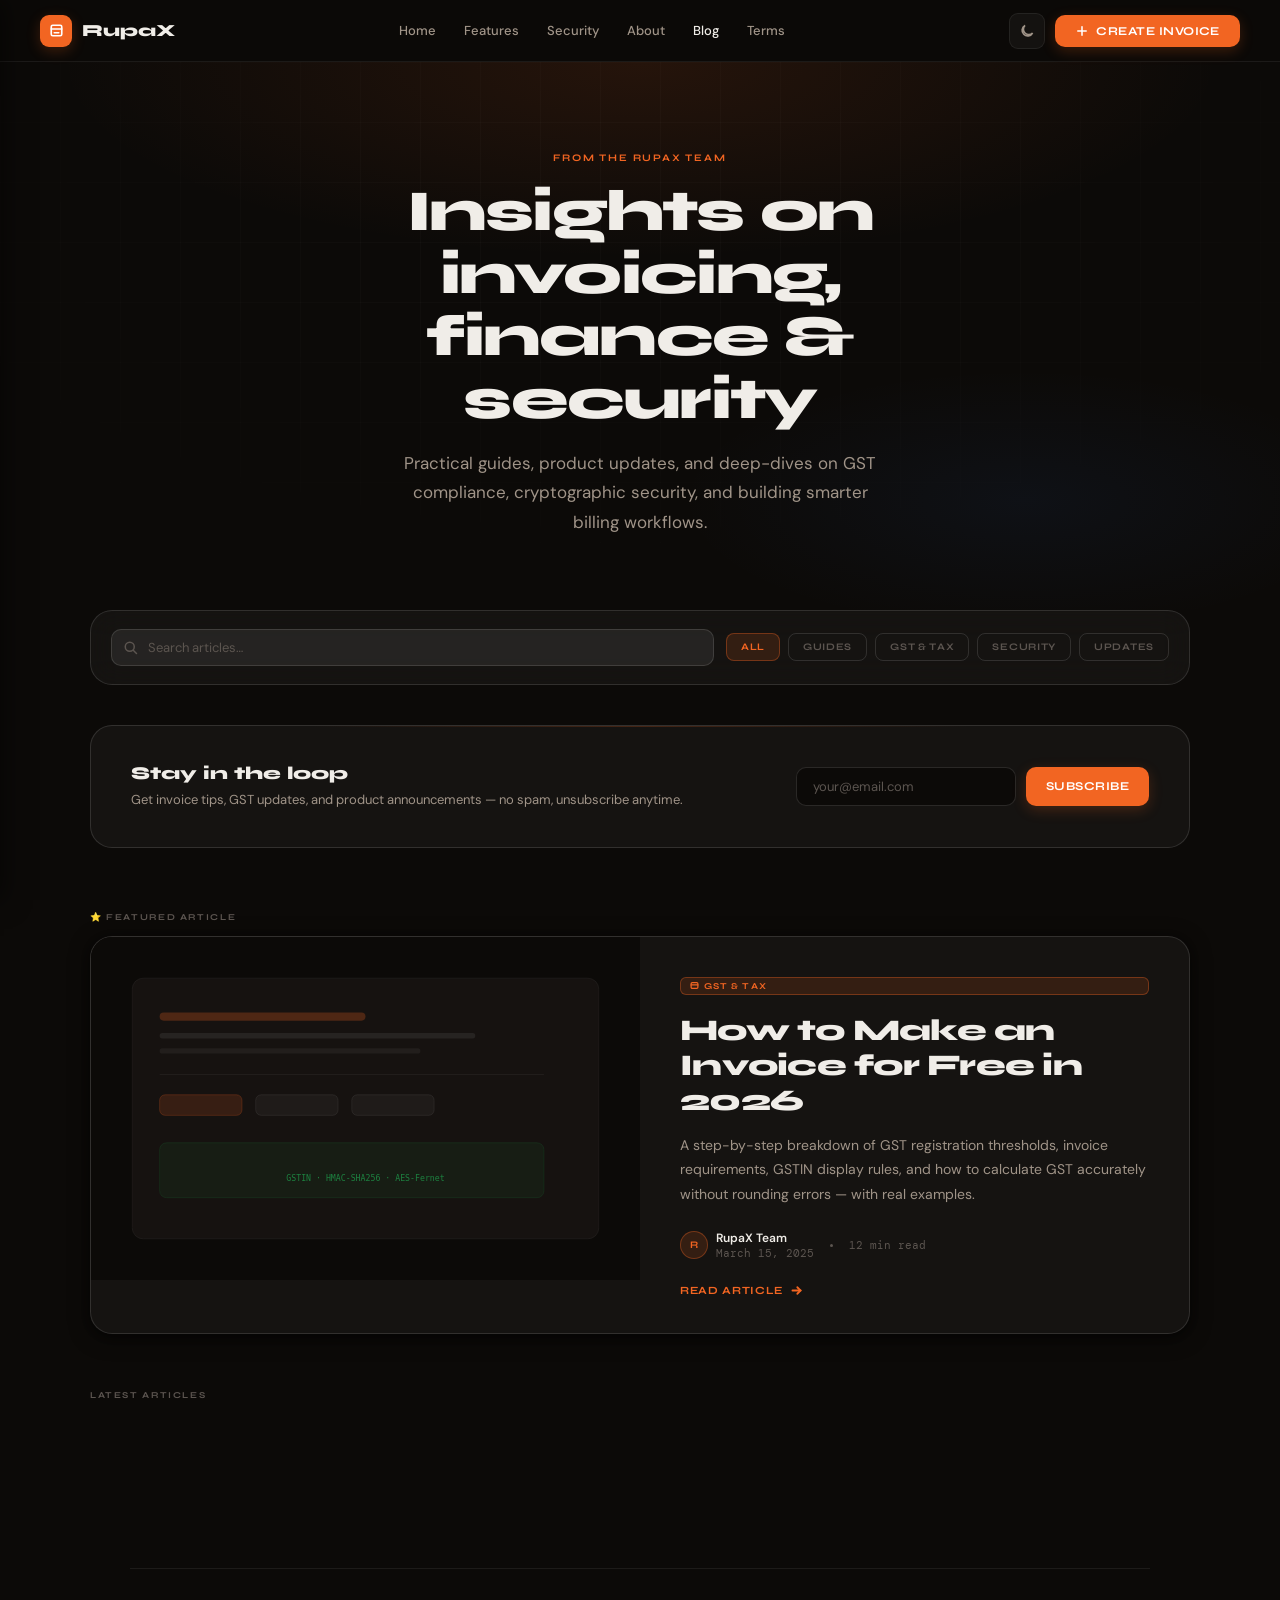
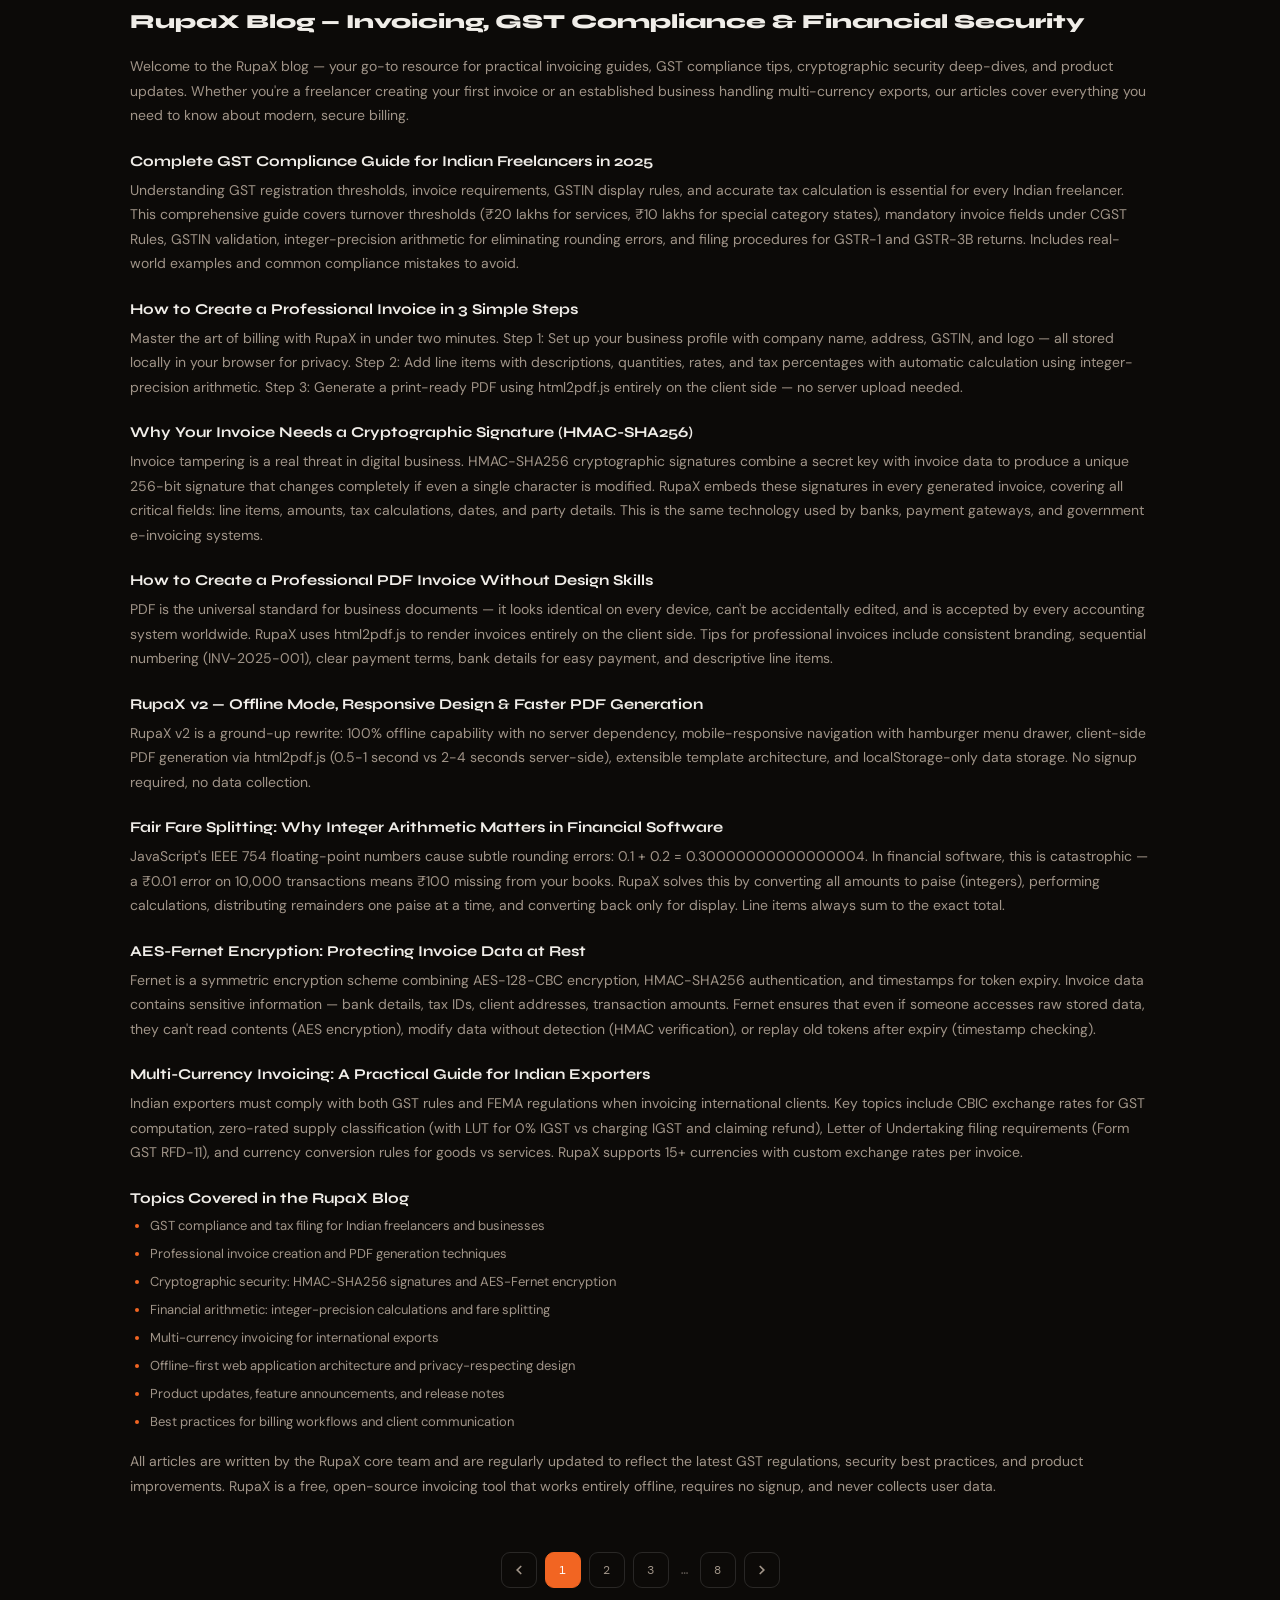
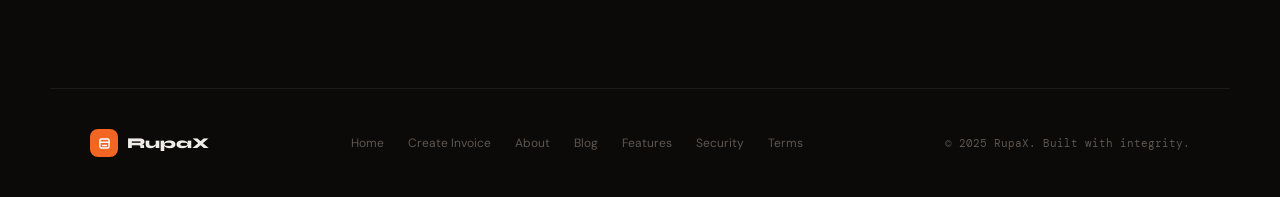
<file: blogs.html>
<!doctype html><html lang=en data-theme=dark><head><meta charset=UTF-8><meta name=viewport content="width=device-width,initial-scale=1"><title>Blog — RupaX · Invoicing Insights & Updates</title><link rel="icon" type="image/png" href="logo.jpg"><meta name=description content="Insights on invoicing, GST compliance, financial security and product updates from the RupaX team."><meta name=keywords content="RupaX blog, invoice tips, GST compliance, invoicing guide, freelance billing, business finance"><meta name=author content=RupaX><meta name=robots content="index, follow"><link rel=canonical href=https://rupax-invoice.github.io/blogs.html><meta property=og:type content=website><meta property=og:url content=https://rupax-invoice.github.io/blogs.html><meta property=og:title content="Blog — RupaX · Invoicing Insights"><meta property=og:description content="Insights on invoicing, GST compliance, financial security and product updates from the RupaX team."><link rel=preconnect href=https://fonts.googleapis.com><link rel=preconnect href=https://fonts.gstatic.com crossorigin><link href="https://fonts.googleapis.com/css2?family=Syne:wght@400;600;700;800&family=DM+Sans:ital,opsz,wght@0,9..40,300;0,9..40,400;0,9..40,500;0,9..40,600;1,9..40,400&family=DM+Mono:wght@400;500&display=swap" rel=stylesheet><style> :root { --bg: #0c0a08; --bg2: #100e0b; --surface: rgba(255, 255, 255, 0.04); --surface2: rgba(255, 255, 255, 0.07); --surface3: rgba(255, 255, 255, 0.10); --border: rgba(255, 255, 255, 0.07); --border-mid: rgba(255, 255, 255, 0.12); --border-strong: rgba(255, 255, 255, 0.18); --text-1: #f0ede8; --text-2: #a09488; --text-3: #5c5550; --accent: #f26522; --accent-h: #ff7a35; --accent-dim: rgba(242, 101, 34, 0.14); --accent-glow: rgba(242, 101, 34, 0.22); --accent-border: rgba(242, 101, 34, 0.35); --green: #22c55e; --blue: #3b82f6; --ease: cubic-bezier(.4, 0, .2, 1); --ease-spring: cubic-bezier(.34, 1.56, .64, 1); --t: 0.18s; --t2: 0.3s; --font-h: 'Syne', sans-serif; --font-b: 'DM Sans', sans-serif; --font-m: 'DM Mono', monospace; --r: 14px; --rl: 22px; --shadow-md: 0 4px 20px rgba(0, 0, 0, .5), 0 2px 8px rgba(0, 0, 0, .3); --shadow-lg: 0 20px 60px rgba(0, 0, 0, .7), 0 8px 24px rgba(0, 0, 0, .4) } [data-theme=light] { --bg: #f5f2ee; --bg2: #ede9e3; --surface: rgba(255, 255, 255, 0.65); --surface2: rgba(255, 255, 255, 0.9); --surface3: #ffffff; --border: rgba(0, 0, 0, 0.07); --border-mid: rgba(0, 0, 0, 0.12); --border-strong: rgba(0, 0, 0, 0.18); --text-1: #18140f; --text-2: #6b6258; --text-3: #a8a09a; --accent-dim: rgba(242, 101, 34, 0.08); --shadow-md: 0 4px 20px rgba(0, 0, 0, .09), 0 2px 8px rgba(0, 0, 0, .06); --shadow-lg: 0 20px 60px rgba(0, 0, 0, .14), 0 8px 24px rgba(0, 0, 0, .08) } *, ::after, ::before { box-sizing: border-box; margin: 0; padding: 0 } html { scroll-behavior: smooth } body { font-family: var(--font-b); background: var(--bg); color: var(--text-1); -webkit-font-smoothing: antialiased; overflow-x: hidden } ::-webkit-scrollbar { width: 4px } ::-webkit-scrollbar-track { background: 0 0 } ::-webkit-scrollbar-thumb { background: var(--border-mid); border-radius: 4px } a { text-decoration: none; color: inherit } img { display: block; max-width: 100% } .nav { position: sticky; top: 0; z-index: 100; height: 62px; display: flex; align-items: center; justify-content: space-between; padding: 0 40px; background: rgba(12, 10, 8, .85); backdrop-filter: blur(24px); -webkit-backdrop-filter: blur(24px); border-bottom: 1px solid var(--border); transition: background var(--t2) } [data-theme=light] .nav { background: rgba(245, 242, 238, .88) } .nav-logo { display: flex; align-items: center; gap: 10px; font-family: var(--font-h); font-weight: 800; font-size: 17px; color: var(--text-1) } .nav-logo-icon { width: 32px; height: 32px; background: var(--accent); border-radius: 9px; display: grid; place-items: center; box-shadow: 0 4px 14px var(--accent-glow) } .nav-logo-icon svg { width: 15px; height: 15px; color: #fff } .nav-links { display: flex; align-items: center; gap: 28px } .nav-links a { font-size: 13px; font-weight: 500; color: var(--text-2); transition: color var(--t) } .nav-links a.active, .nav-links a:hover { color: var(--text-1) } .nav-right { display: flex; align-items: center; gap: 10px } .btn { display: inline-flex; align-items: center; gap: 7px; padding: 9px 20px; border-radius: 10px; font-family: var(--font-h); font-size: 12px; font-weight: 700; letter-spacing: .04em; text-transform: uppercase; cursor: pointer; border: none; transition: all var(--t2) var(--ease); white-space: nowrap; text-decoration: none } .btn svg { width: 14px; height: 14px; flex-shrink: 0 } .btn-primary { background: var(--accent); color: #fff; box-shadow: 0 4px 14px var(--accent-glow) } .btn-primary:hover { background: var(--accent-h); box-shadow: 0 6px 22px rgba(242, 101, 34, .4); transform: translateY(-1px) } .btn-ghost { background: 0 0; color: var(--text-2); border: 1px solid var(--border-mid) } .btn-ghost:hover { color: var(--text-1); border-color: rgba(255, 255, 255, .2) } .btn-icon { width: 36px; height: 36px; padding: 0; background: var(--surface); border: 1px solid var(--border); color: var(--text-2); border-radius: 9px; display: grid; place-items: center } .btn-icon:hover { color: var(--text-1); border-color: var(--border-mid) } .btn-icon svg { width: 16px; height: 16px } .hamburger-btn { display: none; width: 36px; height: 36px; background: var(--surface); border: 1px solid var(--border-mid); border-radius: 9px; place-items: center; cursor: pointer; color: var(--text-2); transition: all var(--t); flex-shrink: 0; } .hamburger-btn svg { width: 18px; height: 18px; } .hamburger-btn:hover { color: var(--text-1); } .drawer-overlay { position: fixed; inset: 0; background: rgba(0, 0, 0, .6); backdrop-filter: blur(4px); z-index: 899; display: none; } .drawer-overlay.open { display: block; } .mob-drawer { position: fixed; top: 0; left: 0; bottom: 0; width: 280px; background: var(--bg); border-right: 1px solid var(--border-mid); z-index: 900; transform: translateX(-100%); transition: transform .3s var(--ease); display: flex; flex-direction: column; overflow-y: auto; box-shadow: 4px 0 24px rgba(0, 0, 0, .5); } .mob-drawer.open { transform: translateX(0); } .drawer-header { display: flex; align-items: center; justify-content: space-between; padding: 18px 18px 14px; border-bottom: 1px solid var(--border); } .drawer-logo { font-family: var(--font-h); font-size: 18px; font-weight: 800; color: var(--text-1); display: flex; align-items: center; gap: 9px; } .drawer-logo-icon { width: 30px; height: 30px; background: var(--accent); border-radius: 8px; display: grid; place-items: center; box-shadow: 0 3px 10px var(--accent-glow); } .drawer-logo-icon svg { width: 14px; height: 14px; color: #fff; } .drawer-close { width: 32px; height: 32px; background: var(--surface); border: 1px solid var(--border); border-radius: 8px; display: grid; place-items: center; cursor: pointer; color: var(--text-2); transition: all var(--t); } .drawer-close:hover { color: var(--text-1); background: var(--surface2); } .drawer-close svg { width: 13px; height: 13px; } .drawer-body { flex: 1; padding: 16px; display: flex; flex-direction: column; gap: 4px; } .drawer-link { display: flex; align-items: center; gap: 12px; padding: 12px 14px; border-radius: 10px; font-family: var(--font-h); font-size: 13px; font-weight: 600; color: var(--text-2); text-decoration: none; transition: all var(--t); } .drawer-link:hover { background: var(--surface); color: var(--text-1); } .drawer-link svg { width: 17px; height: 17px; flex-shrink: 0; } .drawer-link.accent { color: var(--accent); } .drawer-link.accent:hover { background: var(--accent-dim); } .drawer-footer { padding: 14px 16px; border-top: 1px solid var(--border); font-size: 11px; color: var(--text-3); text-align: center; font-family: var(--font-m); } @media(max-width:768px) { .nav { padding: 0 20px; } .nav-links { display: none; } .hamburger-btn { display: grid; } .nav .btn-primary .btn-text { display: none; } .nav .btn-primary { width: 36px; height: 36px; padding: 0; justify-content: center; border-radius: 9px; } .nav .btn-primary svg { margin: 0; } } .blog-hero { position: relative; overflow: hidden; padding: 90px 40px 72px; text-align: center } .blog-hero-bg { position: absolute; inset: 0; z-index: 0; background: radial-gradient(ellipse 70% 55% at 50% 0, rgba(242, 101, 34, .11) 0, transparent 65%), radial-gradient(ellipse 45% 40% at 80% 80%, rgba(59, 130, 246, .06) 0, transparent 60%) } .blog-hero-bg::after { content: ''; position: absolute; inset: 0; background-image: linear-gradient(rgba(255, 255, 255, .02) 1px, transparent 1px), linear-gradient(90deg, rgba(255, 255, 255, .02) 1px, transparent 1px); background-size: 60px 60px; mask-image: radial-gradient(ellipse 70% 70% at 50% 30%, black 30%, transparent 100%) } [data-theme=light] .blog-hero-bg { background: radial-gradient(ellipse 70% 55% at 50% 0, rgba(242, 101, 34, .07) 0, transparent 65%) } [data-theme=light] .blog-hero-bg::after { background-image: linear-gradient(rgba(0, 0, 0, .03) 1px, transparent 1px), linear-gradient(90deg, rgba(0, 0, 0, .03) 1px, transparent 1px) } .blog-hero-content { position: relative; z-index: 1; max-width: 640px; margin: 0 auto } .eyebrow { font-family: var(--font-h); font-size: 10px; font-weight: 700; letter-spacing: .18em; text-transform: uppercase; color: var(--accent); margin-bottom: 16px } .blog-hero h1 { font-family: var(--font-h); font-size: clamp(36px, 6vw, 58px); font-weight: 800; letter-spacing: -.03em; line-height: 1.08; color: var(--text-1); margin-bottom: 18px; animation: fadeUp .7s var(--ease) both } .blog-hero p { font-size: clamp(14px, 1.8vw, 17px); line-height: 1.75; color: var(--text-2); max-width: 480px; margin: 0 auto; animation: fadeUp .7s var(--ease) .1s both } @keyframes fadeUp { from { opacity: 0; transform: translateY(18px) } to { opacity: 1; transform: none } } .filter-wrap { max-width: 1180px; margin: 0 auto; padding: 0 40px 40px; position: relative; z-index: 2 } .filter-bar { display: flex; align-items: center; gap: 12px; flex-wrap: wrap; padding: 18px 20px; background: var(--surface); border: 1px solid var(--border-mid); border-radius: var(--rl); backdrop-filter: blur(16px) } .search-wrap { flex: 1; min-width: 200px; position: relative; display: flex; align-items: center } .search-wrap svg { position: absolute; left: 12px; width: 15px; height: 15px; color: var(--text-3); flex-shrink: 0 } .search-input { width: 100%; padding: 9px 12px 9px 36px; background: var(--surface2); border: 1px solid var(--border-mid); border-radius: 10px; font-family: var(--font-b); font-size: 13px; color: var(--text-1); outline: 0; transition: border-color var(--t), box-shadow var(--t) } .search-input::placeholder { color: var(--text-3) } .search-input:focus { border-color: var(--accent-border); box-shadow: 0 0 0 3px var(--accent-dim) } .filter-tags { display: flex; gap: 8px; flex-wrap: wrap } .tag-btn { display: inline-flex; align-items: center; gap: 5px; padding: 7px 14px; border-radius: 8px; font-family: var(--font-h); font-size: 10px; font-weight: 700; letter-spacing: .07em; text-transform: uppercase; border: 1px solid var(--border-mid); background: 0 0; color: var(--text-3); cursor: pointer; transition: all var(--t) var(--ease) } .tag-btn:hover { color: var(--text-1); border-color: var(--border-strong); background: var(--surface2) } .tag-btn.active { background: var(--accent-dim); border-color: var(--accent-border); color: var(--accent) } @media(max-width:600px) { .filter-wrap { padding: 0 20px 32px } .blog-hero { padding: 70px 20px 52px } } .blog-main { max-width: 1180px; margin: 0 auto; padding: 0 40px 100px } @media(max-width:600px) { .blog-main { padding: 0 20px 60px } } .featured-label { font-family: var(--font-h); font-size: 9px; font-weight: 700; letter-spacing: .18em; text-transform: uppercase; color: var(--text-3); margin-bottom: 14px } .featured-card { display: grid; grid-template-columns: 1fr 1fr; gap: 0; background: var(--surface); border: 1px solid var(--border-mid); border-radius: var(--rl); overflow: hidden; margin-bottom: 56px; transition: border-color var(--t), box-shadow var(--t2); box-shadow: var(--shadow-md) } .featured-card:hover { border-color: var(--border-strong); box-shadow: var(--shadow-lg) } @media(max-width:860px) { .featured-card { grid-template-columns: 1fr } } .featured-img { aspect-ratio: 16/10; overflow: hidden; background: var(--bg2) } .featured-img img { width: 100%; height: 100%; object-fit: cover; transition: transform .5s var(--ease) } .featured-card:hover .featured-img img { transform: scale(1.04) } .featured-body { padding: 40px 40px 36px; display: flex; flex-direction: column; justify-content: center } @media(max-width:600px) { .featured-body { padding: 28px 24px 28px } } .post-category { display: inline-flex; align-items: center; gap: 5px; font-family: var(--font-h); font-size: 9px; font-weight: 700; letter-spacing: .12em; text-transform: uppercase; color: var(--accent); background: var(--accent-dim); border: 1px solid var(--accent-border); border-radius: 6px; padding: 3px 9px; margin-bottom: 18px } .featured-body h2 { font-family: var(--font-h); font-size: clamp(20px, 2.8vw, 30px); font-weight: 800; letter-spacing: -.025em; line-height: 1.18; color: var(--text-1); margin-bottom: 14px } .featured-body p { font-size: 14px; line-height: 1.75; color: var(--text-2); margin-bottom: 24px; display: -webkit-box; -webkit-line-clamp: 3; -webkit-box-orient: vertical; overflow: hidden } .post-meta { display: flex; align-items: center; gap: 16px; margin-bottom: 24px } .post-meta-author { display: flex; align-items: center; gap: 8px } .avatar { width: 28px; height: 28px; border-radius: 50%; background: var(--accent-dim); border: 1px solid var(--accent-border); display: grid; place-items: center; font-family: var(--font-h); font-size: 10px; font-weight: 700; color: var(--accent); flex-shrink: 0 } .meta-name { font-size: 12px; font-weight: 600; color: var(--text-1) } .meta-dot { width: 3px; height: 3px; border-radius: 50%; background: var(--text-3) } .meta-date, .meta-read { font-size: 11px; color: var(--text-3); font-family: var(--font-m) } .read-link { display: inline-flex; align-items: center; gap: 7px; font-family: var(--font-h); font-size: 11px; font-weight: 700; letter-spacing: .06em; text-transform: uppercase; color: var(--accent); transition: gap var(--t) var(--ease-spring) } .read-link svg { width: 13px; height: 13px; transition: transform var(--t) var(--ease-spring) } .read-link:hover { gap: 11px } .read-link:hover svg { transform: translateX(3px) } .section-heading { font-family: var(--font-h); font-size: 9px; font-weight: 700; letter-spacing: .18em; text-transform: uppercase; color: var(--text-3); margin-bottom: 20px } .posts-grid { display: grid; grid-template-columns: repeat(3, 1fr); gap: 20px; margin-bottom: 48px } @media(max-width:960px) { .posts-grid { grid-template-columns: repeat(2, 1fr) } } @media(max-width:580px) { .posts-grid { grid-template-columns: 1fr } } .post-card { background: var(--surface); border: 1px solid var(--border); border-radius: var(--r); overflow: hidden; display: flex; flex-direction: column; transition: border-color var(--t), transform var(--t2), box-shadow var(--t2); cursor: pointer } .post-card:hover { border-color: var(--border-mid); transform: translateY(-4px); box-shadow: var(--shadow-md) } .post-card-img { aspect-ratio: 16/9; overflow: hidden; background: var(--bg2) } .post-card-img img { width: 100%; height: 100%; object-fit: cover; transition: transform .45s var(--ease) } .post-card:hover .post-card-img img { transform: scale(1.05) } .post-card-body { padding: 22px 22px 20px; flex: 1; display: flex; flex-direction: column } .post-card-body .post-category { margin-bottom: 12px } .post-card-body h3 { font-family: var(--font-h); font-size: 15px; font-weight: 700; line-height: 1.35; color: var(--text-1); margin-bottom: 10px; display: -webkit-box; -webkit-line-clamp: 2; line-clamp: 2; -webkit-box-orient: vertical; overflow: hidden } .post-card-body p { font-size: 12px; line-height: 1.7; color: var(--text-2); flex: 1; display: -webkit-box; -webkit-line-clamp: 3; -webkit-box-orient: vertical; overflow: hidden; margin-bottom: 16px } .post-card-footer { display: flex; align-items: center; justify-content: space-between; margin-top: auto; padding-top: 14px; border-top: 1px solid var(--border) } .post-card-footer .meta-date { font-size: 10px } .card-read-time { display: flex; align-items: center; gap: 4px; font-size: 10px; font-family: var(--font-m); color: var(--text-3) } .card-read-time svg { width: 11px; height: 11px; color: var(--accent) } .pagination { display: flex; align-items: center; justify-content: center; gap: 8px } .page-btn { width: 36px; height: 36px; display: grid; place-items: center; border-radius: 9px; border: 1px solid var(--border-mid); background: 0 0; font-family: var(--font-m); font-size: 12px; color: var(--text-2); cursor: pointer; transition: all var(--t) } .page-btn:hover { border-color: var(--border-strong); color: var(--text-1); background: var(--surface2) } .page-btn.active { background: var(--accent); border-color: var(--accent); color: #fff } .page-btn.arrow svg { width: 14px; height: 14px } .page-ellipsis { font-family: var(--font-m); font-size: 12px; color: var(--text-3); padding: 0 4px } .newsletter-strip { background: var(--surface); border: 1px solid var(--border-mid); border-radius: var(--rl); padding: 36px 40px; display: flex; align-items: center; justify-content: space-between; gap: 24px; margin-bottom: 64px; position: relative; overflow: hidden } .newsletter-strip::before { content: ''; position: absolute; top: 0; left: 50%; transform: translateX(-50%); width: 60%; height: 1px; background: linear-gradient(90deg, transparent, var(--accent-glow), transparent) } @media(max-width:700px) { .newsletter-strip { flex-direction: column; align-items: flex-start; padding: 28px 24px } } .newsletter-text h3 { font-family: var(--font-h); font-size: 18px; font-weight: 800; color: var(--text-1); margin-bottom: 6px } .newsletter-text p { font-size: 13px; color: var(--text-2); line-height: 1.6 } .newsletter-form { display: flex; gap: 10px; flex-shrink: 0 } @media(max-width:520px) { .newsletter-form { flex-direction: column; width: 100% } } .newsletter-input { padding: 10px 16px; background: var(--bg); border: 1px solid var(--border-mid); border-radius: 10px; font-family: var(--font-b); font-size: 13px; color: var(--text-1); outline: 0; min-width: 220px; transition: border-color var(--t), box-shadow var(--t) } .newsletter-input::placeholder { color: var(--text-3) } .newsletter-input:focus { border-color: var(--accent-border); box-shadow: 0 0 0 3px var(--accent-dim) } footer { border-top: 1px solid var(--border); padding: 40px; display: flex; align-items: center; justify-content: space-between; flex-wrap: wrap; gap: 20px; max-width: 1180px; margin: 0 auto } .footer-logo { display: flex; align-items: center; gap: 9px; font-family: var(--font-h); font-weight: 800; font-size: 15px; color: var(--text-1) } .footer-logo-icon { width: 28px; height: 28px; border-radius: 8px; background: var(--accent); display: grid; place-items: center } .footer-logo-icon svg { width: 13px; height: 13px; color: #fff } .footer-links { display: flex; gap: 24px; flex-wrap: wrap } .footer-links a { font-size: 12px; color: var(--text-3); transition: color var(--t) } .footer-links a:hover { color: var(--text-2) } .footer-copy { font-size: 11px; color: var(--text-3); font-family: var(--font-m) } @media(max-width:600px) { footer { padding: 32px 20px; flex-direction: column; align-items: flex-start } } .reveal { opacity: 0; transform: translateY(20px); transition: opacity .6s var(--ease), transform .6s var(--ease) } .reveal.visible { opacity: 1; transform: none } .rd1 { transition-delay: .1s } .rd2 { transition-delay: .2s } .rd3 { transition-delay: .3s } .no-results { text-align: center; padding: 60px 20px; display: none } .no-results-icon { width: 56px; height: 56px; background: var(--surface); border: 1px solid var(--border-mid); border-radius: 16px; display: grid; place-items: center; margin: 0 auto 18px } .no-results-icon svg { width: 24px; height: 24px; color: var(--text-3) } .no-results h3 { font-family: var(--font-h); font-size: 18px; font-weight: 700; color: var(--text-1); margin-bottom: 8px } .no-results p { font-size: 13px; color: var(--text-2) } .redirect-overlay { position: fixed; inset: 0; z-index: 9999; background: var(--bg); display: flex; align-items: center; justify-content: center; flex-direction: column; gap: 24px; opacity: 1; transition: opacity .5s var(--ease); } .redirect-overlay.fade-out { opacity: 0; pointer-events: none; } .redirect-card { background: var(--surface); border: 1px solid var(--border-mid); border-radius: var(--rl); padding: 48px 56px; text-align: center; max-width: 520px; box-shadow: var(--shadow-lg); animation: fadeUp .5s var(--ease) both; } .redirect-logo { width: 52px; height: 52px; background: var(--accent); border-radius: 14px; display: grid; place-items: center; margin: 0 auto 22px; box-shadow: 0 8px 28px var(--accent-glow); } .redirect-logo svg { width: 22px; height: 22px; color: #fff; } .redirect-card h2 { font-family: var(--font-h); font-size: 22px; font-weight: 800; letter-spacing: -.02em; color: var(--text-1); margin-bottom: 12px; } .redirect-card p { font-size: 14px; line-height: 1.7; color: var(--text-2); margin-bottom: 24px; } .redirect-timer { display: inline-flex; align-items: center; gap: 10px; font-family: var(--font-m); font-size: 13px; color: var(--text-3); margin-bottom: 20px; } .redirect-countdown { display: inline-flex; align-items: center; justify-content: center; width: 36px; height: 36px; background: var(--accent-dim); border: 2px solid var(--accent-border); border-radius: 50%; font-family: var(--font-h); font-size: 16px; font-weight: 800; color: var(--accent); animation: pulse 1s ease infinite; } @keyframes pulse { 0%, 100% { transform: scale(1); } 50% { transform: scale(1.1); } } .redirect-progress { width: 100%; height: 4px; background: var(--surface2); border-radius: 4px; overflow: hidden; margin-bottom: 22px; } .redirect-progress-bar { height: 100%; background: linear-gradient(90deg, var(--accent), var(--accent-h)); border-radius: 4px; transition: width 1s linear; width: 0%; } .redirect-actions { display: flex; gap: 12px; justify-content: center; flex-wrap: wrap; } .redirect-meta { font-size: 11px; color: var(--text-3); font-family: var(--font-m); margin-top: 18px; } .redirect-meta svg { width: 11px; height: 11px; vertical-align: -1px; margin-right: 4px; color: var(--green); } .seo-content { max-width: 1180px; margin: 0 auto; padding: 60px 40px 40px; } .seo-content h2 { font-family: var(--font-h); font-size: 20px; font-weight: 800; color: var(--text-1); margin-bottom: 20px; } .seo-content h3 { font-family: var(--font-h); font-size: 15px; font-weight: 700; color: var(--text-1); margin: 24px 0 8px; } .seo-content p { font-size: 14px; line-height: 1.75; color: var(--text-2); margin-bottom: 14px; } .seo-content ul { padding-left: 20px; margin-bottom: 16px; } .seo-content li { font-size: 13px; line-height: 1.7; color: var(--text-2); margin-bottom: 6px; } .seo-content li::marker { color: var(--accent); } .seo-divider { border: none; border-top: 1px solid var(--border); margin: 40px 0; } @media(max-width:600px) { .redirect-card { padding: 32px 24px; } .seo-content { padding: 40px 20px 20px; } } </style></head><body><div id="drawer-overlay" class="drawer-overlay" onclick="closeDrawer()"></div><nav id="mob-drawer" class="mob-drawer" aria-label="Mobile navigation"><div class="drawer-header"><div class="drawer-logo"><span class="drawer-logo-icon"><svg viewBox="0 0 20 20" fill=none stroke=currentColor stroke-width=2.2 stroke-linecap=round><rect x=3 y=3 width=14 height=14 rx=2 /><line x1=3 y1=8 x2=17 y2=8 /><line x1=7 y1=13 x2=13 y2=13 /></svg></span> RupaX </div><button class="drawer-close" onclick="closeDrawer()" aria-label="Close menu"><svg viewBox="0 0 14 14" fill=none stroke=currentColor stroke-width=2.2 stroke-linecap=round><line x1=1 y1=1 x2=13 y2=13 /><line x1=13 y1=1 x2=1 y2=13 /></svg></button></div><div class="drawer-body"><a href="index.html" class="drawer-link" onclick="closeDrawer()"><svg viewBox="0 0 24 24" fill=none stroke=currentColor stroke-width=2 stroke-linecap=round><path d="M3 9l9-7 9 7v11a2 2 0 01-2 2H5a2 2 0 01-2-2z" /><polyline points="9 22 9 12 15 12 15 22" /></svg>Home</a><a href="index.html#features" class="drawer-link" onclick="closeDrawer()"><svg viewBox="0 0 24 24" fill=none stroke=currentColor stroke-width=2 stroke-linecap=round><path d="M12 2L2 7l10 5 10-5-10-5zM2 17l10 5 10-5M2 12l10 5 10-5" /></svg>Features</a><a href="index.html#security" class="drawer-link" onclick="closeDrawer()"><svg viewBox="0 0 24 24" fill=none stroke=currentColor stroke-width=2 stroke-linecap=round><path d="M12 22s8-4 8-10V5l-8-3-8 3v7c0 6 8 10 8 10z" /></svg>Security</a><a href="about.html" class="drawer-link" onclick="closeDrawer()"><svg viewBox="0 0 24 24" fill=none stroke=currentColor stroke-width=2 stroke-linecap=round><circle cx=12 cy=12 r=10 /><line x1=12 y1=8 x2=12 y2=12 /><line x1=12 y1=16 x2=12 y2=16 /></svg>About</a><a href="blogs.html" class="drawer-link" onclick="closeDrawer()"><svg viewBox="0 0 24 24" fill=none stroke=currentColor stroke-width=2 stroke-linecap=round><path d="M4 19.5A2.5 2.5 0 0 1 6.5 17H20" /><path d="M6.5 2H20v20H6.5A2.5 2.5 0 0 1 4 19.5v-15A2.5 2.5 0 0 1 6.5 2z" /></svg>Blog</a><a href="app.html" class="drawer-link accent" onclick="closeDrawer()"><svg viewBox="0 0 24 24" fill=none stroke=currentColor stroke-width=2 stroke-linecap=round><line x1=12 y1=5 x2=12 y2=19 /><line x1=5 y1=12 x2=19 y2=12 /></svg>Create Invoice</a><a href="terms.html" class="drawer-link" onclick="closeDrawer()"><svg viewBox="0 0 24 24" fill=none stroke=currentColor stroke-width=2 stroke-linecap=round><path d="M14 2H6a2 2 0 00-2 2v16a2 2 0 002 2h12a2 2 0 002-2V8z" /><polyline points="14 2 14 8 20 8" /><line x1="16" y1="13" x2="8" y2="13" /><line x1="16" y1="17" x2="8" y2="17" /></svg>Terms</a></div><div class="drawer-footer">RupaX &middot; 100% Offline &amp; Private</div></nav><nav class=nav role=navigation aria-label="Main navigation"><button class="hamburger-btn" id="hamburger-btn" onclick="openDrawer()" aria-label="Open menu" aria-expanded="false"><svg viewBox="0 0 24 24" fill=none stroke=currentColor stroke-width=2 stroke-linecap=round><line x1=3 y1=6 x2=21 y2=6 /><line x1=3 y1=12 x2=21 y2=12 /><line x1=3 y1=18 x2=21 y2=18 /></svg></button><a href=index.html class=nav-logo aria-label="RupaX home"><span class=nav-logo-icon><svg viewBox="0 0 20 20" fill=none stroke=currentColor stroke-width=2.2 stroke-linecap=round><rect x=3 y=3 width=14 height=14 rx=2 /><line x1=3 y1=8 x2=17 y2=8 /><line x1=7 y1=13 x2=13 y2=13 /></svg></span> RupaX </a><div class=nav-links><a href=index.html>Home</a><a href=index.html#features>Features</a><a href=index.html#security>Security</a><a href=about.html>About</a><a href=blogs.html class=active>Blog</a><a href=terms.html>Terms</a></div><div class=nav-right><button class=btn-icon onclick=toggleTheme() id=theme-btn aria-label="Toggle theme"><svg id=nav-sun viewBox="0 0 20 20" fill=none stroke=currentColor stroke-width=2 stroke-linecap=round><circle cx=10 cy=10 r=4 /><line x1=10 y1=2 x2=10 y2=4 /><line x1=10 y1=16 x2=10 y2=18 /><line x1=2 y1=10 x2=4 y2=10 /><line x1=16 y1=10 x2=18 y2=10 /></svg><svg id=nav-moon viewBox="0 0 20 20" fill=none stroke=currentColor stroke-width=2 stroke-linecap=round style="display:none"><path d="M17 12.5A7 7 0 1 1 7.5 3a5.5 5.5 0 0 0 9.5 9.5z" /></svg></button><a href=app.html class="btn btn-primary"><svg viewBox="0 0 20 20" fill=none stroke=currentColor stroke-width=2.2 stroke-linecap=round><line x1=10 y1=4 x2=10 y2=16 /><line x1=4 y1=10 x2=16 y2=10 /></svg><span class="btn-text">Create Invoice</span></a></div></nav><div class=blog-hero><div class=blog-hero-bg aria-hidden=true></div><div class=blog-hero-content><div class="eyebrow reveal">From the RupaX team</div><h1>Insights on invoicing,<br>finance &amp; security</h1><p class=reveal>Practical guides, product updates, and deep-dives on GST compliance, cryptographic security, and building smarter billing workflows.</p></div></div><div class=filter-wrap><div class="filter-bar reveal"><div class=search-wrap><svg viewBox="0 0 20 20" fill=none stroke=currentColor stroke-width=2 stroke-linecap=round><circle cx=9 cy=9 r=6 /><line x1=14 y1=14 x2=18 y2=18 /></svg><input type=text class=search-input id=blog-search placeholder="Search articles…" aria-label="Search blog posts"></div><div class=filter-tags><button class="tag-btn active" data-tag="all" id="tag-all">All</button><button class=tag-btn data-tag="guides">Guides</button><button class=tag-btn data-tag="gst">GST &amp; Tax</button><button class=tag-btn data-tag="security">Security</button><button class=tag-btn data-tag="updates">Updates</button></div></div></div><main class=blog-main><div class="newsletter-strip reveal"><div class=newsletter-text><h3>Stay in the loop</h3><p>Get invoice tips, GST updates, and product announcements — no spam, unsubscribe anytime.</p></div><form class=newsletter-form onsubmit="handleSubscribe(event)"><input type=email class=newsletter-input id=newsletter-email placeholder="your@email.com" autocomplete=email required aria-label="Email address for newsletter"><button type=submit class="btn btn-primary">Subscribe</button></form></div><div class="featured-label reveal">⭐ Featured article</div><a href="/blogs/how-to-make-an-invoice-for-free.html" class="featured-card reveal" data-tags="gst guides"><div class=featured-img><img src="data:image/svg+xml,%3Csvg xmlns='http://www.w3.org/2000/svg' viewBox='0 0 800 500'%3E%3Crect width='800' height='500' fill='%230c0a08'/%3E%3Crect x='60' y='60' width='680' height='380' rx='16' fill='%23161210' stroke='rgba(255,255,255,0.07)' stroke-width='1'/%3E%3Crect x='100' y='110' width='300' height='12' rx='6' fill='rgba(242,101,34,0.25)'/%3E%3Crect x='100' y='140' width='460' height='8' rx='4' fill='rgba(255,255,255,0.07)'/%3E%3Crect x='100' y='162' width='380' height='8' rx='4' fill='rgba(255,255,255,0.05)'/%3E%3Crect x='100' y='200' width='560' height='1' fill='rgba(255,255,255,0.07)'/%3E%3Crect x='100' y='230' width='120' height='30' rx='8' fill='rgba(242,101,34,0.15)' stroke='rgba(242,101,34,0.3)' stroke-width='1'/%3E%3Crect x='240' y='230' width='120' height='30' rx='8' fill='rgba(255,255,255,0.04)' stroke='rgba(255,255,255,0.1)' stroke-width='1'/%3E%3Crect x='380' y='230' width='120' height='30' rx='8' fill='rgba(255,255,255,0.04)' stroke='rgba(255,255,255,0.1)' stroke-width='1'/%3E%3Crect x='100' y='300' width='560' height='80' rx='10' fill='rgba(34,197,94,0.06)' stroke='rgba(34,197,94,0.15)' stroke-width='1'/%3E%3Ctext x='400' y='355' text-anchor='middle' font-family='monospace' font-size='12' fill='rgba(34,197,94,0.6)'%3EGSTIN · HMAC-SHA256 · AES-Fernet%3C/text%3E%3C/svg%3E" alt="GST Compliance 2025 article illustration"></div><div class=featured-body><span class=post-category><svg width=9 height=9 viewBox="0 0 16 16" fill=none stroke=currentColor stroke-width=2.2 stroke-linecap=round><rect x=2 y=3 width=12 height=10 rx=2 /><path d="M2 7h12" /></svg> GST & Tax </span><h2>How to Make an Invoice for Free in 2026</h2><p>A step-by-step breakdown of GST registration thresholds, invoice requirements, GSTIN display rules, and how to calculate GST accurately without rounding errors — with real examples.</p><div class=post-meta><div class=post-meta-author><div class=avatar>R</div><div><div class=meta-name>RupaX Team</div><div class=meta-date>March 15, 2025</div></div></div><span class=meta-dot></span><span class=meta-read>12 min read</span></div><span class=read-link> Read article <svg viewBox="0 0 16 16" fill=none stroke=currentColor stroke-width=2.2 stroke-linecap=round><line x1=3 y1=8 x2=13 y2=8 /><polyline points="9 4 13 8 9 12" /></svg></span></div></a><div class="section-heading reveal">Latest articles</div><div class="posts-grid" id=posts-grid></div><section class="seo-content" aria-label="Blog article summaries for search engines"><hr class="seo-divider"><h2>RupaX Blog — Invoicing, GST Compliance &amp; Financial Security</h2><p>Welcome to the RupaX blog — your go-to resource for practical invoicing guides, GST compliance tips, cryptographic security deep-dives, and product updates. Whether you're a freelancer creating your first invoice or an established business handling multi-currency exports, our articles cover everything you need to know about modern, secure billing.</p><h3>Complete GST Compliance Guide for Indian Freelancers in 2025</h3><p>Understanding GST registration thresholds, invoice requirements, GSTIN display rules, and accurate tax calculation is essential for every Indian freelancer. This comprehensive guide covers turnover thresholds (₹20 lakhs for services, ₹10 lakhs for special category states), mandatory invoice fields under CGST Rules, GSTIN validation, integer-precision arithmetic for eliminating rounding errors, and filing procedures for GSTR-1 and GSTR-3B returns. Includes real-world examples and common compliance mistakes to avoid.</p><h3>How to Create a Professional Invoice in 3 Simple Steps</h3><p>Master the art of billing with RupaX in under two minutes. Step 1: Set up your business profile with company name, address, GSTIN, and logo — all stored locally in your browser for privacy. Step 2: Add line items with descriptions, quantities, rates, and tax percentages with automatic calculation using integer-precision arithmetic. Step 3: Generate a print-ready PDF using html2pdf.js entirely on the client side — no server upload needed.</p><h3>Why Your Invoice Needs a Cryptographic Signature (HMAC-SHA256)</h3><p>Invoice tampering is a real threat in digital business. HMAC-SHA256 cryptographic signatures combine a secret key with invoice data to produce a unique 256-bit signature that changes completely if even a single character is modified. RupaX embeds these signatures in every generated invoice, covering all critical fields: line items, amounts, tax calculations, dates, and party details. This is the same technology used by banks, payment gateways, and government e-invoicing systems.</p><h3>How to Create a Professional PDF Invoice Without Design Skills</h3><p>PDF is the universal standard for business documents — it looks identical on every device, can't be accidentally edited, and is accepted by every accounting system worldwide. RupaX uses html2pdf.js to render invoices entirely on the client side. Tips for professional invoices include consistent branding, sequential numbering (INV-2025-001), clear payment terms, bank details for easy payment, and descriptive line items.</p><h3>RupaX v2 — Offline Mode, Responsive Design &amp; Faster PDF Generation</h3><p>RupaX v2 is a ground-up rewrite: 100% offline capability with no server dependency, mobile-responsive navigation with hamburger menu drawer, client-side PDF generation via html2pdf.js (0.5-1 second vs 2-4 seconds server-side), extensible template architecture, and localStorage-only data storage. No signup required, no data collection.</p><h3>Fair Fare Splitting: Why Integer Arithmetic Matters in Financial Software</h3><p>JavaScript's IEEE 754 floating-point numbers cause subtle rounding errors: 0.1 + 0.2 = 0.30000000000000004. In financial software, this is catastrophic — a ₹0.01 error on 10,000 transactions means ₹100 missing from your books. RupaX solves this by converting all amounts to paise (integers), performing calculations, distributing remainders one paise at a time, and converting back only for display. Line items always sum to the exact total. </p><h3>AES-Fernet Encryption: Protecting Invoice Data at Rest</h3><p>Fernet is a symmetric encryption scheme combining AES-128-CBC encryption, HMAC-SHA256 authentication, and timestamps for token expiry. Invoice data contains sensitive information — bank details, tax IDs, client addresses, transaction amounts. Fernet ensures that even if someone accesses raw stored data, they can't read contents (AES encryption), modify data without detection (HMAC verification), or replay old tokens after expiry (timestamp checking).</p><h3>Multi-Currency Invoicing: A Practical Guide for Indian Exporters</h3><p>Indian exporters must comply with both GST rules and FEMA regulations when invoicing international clients. Key topics include CBIC exchange rates for GST computation, zero-rated supply classification (with LUT for 0% IGST vs charging IGST and claiming refund), Letter of Undertaking filing requirements (Form GST RFD-11), and currency conversion rules for goods vs services. RupaX supports 15+ currencies with custom exchange rates per invoice. </p><h3>Topics Covered in the RupaX Blog</h3><ul><li>GST compliance and tax filing for Indian freelancers and businesses</li><li>Professional invoice creation and PDF generation techniques</li><li>Cryptographic security: HMAC-SHA256 signatures and AES-Fernet encryption</li><li>Financial arithmetic: integer-precision calculations and fare splitting</li><li>Multi-currency invoicing for international exports</li><li>Offline-first web application architecture and privacy-respecting design</li><li>Product updates, feature announcements, and release notes</li><li>Best practices for billing workflows and client communication</li></ul><p>All articles are written by the RupaX core team and are regularly updated to reflect the latest GST regulations, security best practices, and product improvements. RupaX is a free, open-source invoicing tool that works entirely offline, requires no signup, and never collects user data.</p></section><div class=no-results id=no-results><div class=no-results-icon><svg viewBox="0 0 24 24" fill=none stroke=currentColor stroke-width=2 stroke-linecap=round><circle cx=11 cy=11 r=8 /><line x1=21 y1=21 x2=16.65 y2=16.65 /><line x1=8 y1=11 x2=14 y2=11 /></svg></div><h3>No articles found</h3><p>Try a different search term or category.</p></div><div class=pagination id=pagination aria-label="Page navigation"><button class="page-btn arrow" aria-label="Previous page"><svg viewBox="0 0 16 16" fill=none stroke=currentColor stroke-width=2 stroke-linecap=round><polyline points="10 4 6 8 10 12" /></svg></button><button class="page-btn active" aria-current=page>1</button><button class=page-btn>2</button><button class=page-btn>3</button><span class=page-ellipsis>…</span><button class=page-btn>8</button><button class="page-btn arrow" aria-label="Next page"><svg viewBox="0 0 16 16" fill=none stroke=currentColor stroke-width=2 stroke-linecap=round><polyline points="6 4 10 8 6 12" /></svg></button></div></main><footer><div class=footer-logo><span class=footer-logo-icon><svg viewBox="0 0 20 20" fill=none stroke=currentColor stroke-width=2.2 stroke-linecap=round><rect x=3 y=3 width=14 height=14 rx=2 /><line x1=3 y1=8 x2=17 y2=8 /><line x1=7 y1=13 x2=13 y2=13 /></svg></span> RupaX </div><nav class=footer-links aria-label="Footer navigation"><a href=index.html>Home</a><a href=app.html>Create Invoice</a><a href=about.html>About</a><a href=blogs.html>Blog</a><a href=index.html#features>Features</a><a href=index.html#security>Security</a><a href=terms.html>Terms</a></nav><div class=footer-copy>&copy; 2025 RupaX. Built with integrity.</div></footer><script> const _t = localStorage.getItem('rupax_theme') || 'dark'; document.documentElement.setAttribute('data-theme', _t); const _s = document.getElementById('nav-sun'), _m = document.getElementById('nav-moon'); if ('dark' === _t && _s && _m) { _s.style.display = 'none'; _m.style.display = ''; } function toggleTheme() { const e = 'dark' === (document.documentElement.getAttribute('data-theme') || 'dark') ? 'light' : 'dark'; document.documentElement.setAttribute('data-theme', e); localStorage.setItem('rupax_theme', e); _s && _m && (_s.style.display = 'dark' === e ? 'none' : '', _m.style.display = 'dark' === e ? '' : 'none'); } const obs = new IntersectionObserver(e => { e.forEach(e => { e.isIntersecting && (e.target.classList.add('visible'), obs.unobserve(e.target)) }) }, { threshold: .1 }); document.querySelectorAll('.reveal').forEach(e => obs.observe(e)); const tagBtns = document.querySelectorAll('.tag-btn'); let activeTag = 'all'; tagBtns.forEach(btn => { btn.addEventListener('click', () => { tagBtns.forEach(b => b.classList.remove('active')); btn.classList.add('active'); activeTag = btn.dataset.tag; applyFilters(); }); }); const searchInput = document.getElementById('blog-search'); searchInput.addEventListener('input', applyFilters); function applyFilters() { const q = searchInput.value.toLowerCase().trim(); const cards = document.querySelectorAll('.post-card'); const featCard = document.querySelector('.featured-card'); let visible = 0; cards.forEach(card => { const tags = (card.dataset.tags || '').toLowerCase(); const title = (card.dataset.title || (card.querySelector('h3') ? card.querySelector('h3').textContent : '')).toLowerCase(); const tagOk = activeTag === 'all' || tags.includes(activeTag); const searchOk = !q || title.includes(q) || tags.includes(q); const show = tagOk && searchOk; card.style.display = show ? '' : 'none'; if (show) visible++; }); if (featCard) { const fTags = (featCard.dataset.tags || 'gst guides').toLowerCase(); const fTitle = 'Complete GST Compliance Guide for Indian Freelancers in 2025'.toLowerCase(); const fShow = (activeTag === 'all' || fTags.includes(activeTag)) && (!q || fTitle.includes(q) || fTags.includes(q)); featCard.style.display = fShow ? '' : 'none'; } document.getElementById('no-results').style.display = visible === 0 ? 'block' : 'none'; document.getElementById('pagination').style.display = visible === 0 ? 'none' : 'flex'; } function handleSubscribe(e) { e.preventDefault(); const btn = e.target.querySelector('button'); const orig = btn.textContent; btn.textContent = 'Subscribed ✓'; btn.style.background = 'var(--green)'; btn.disabled = true; setTimeout(() => { btn.textContent = orig; btn.style.background = ''; btn.disabled = false; e.target.reset(); }, 3000); } document.querySelectorAll('.page-btn:not(.arrow)').forEach(btn => { btn.addEventListener('click', () => { document.querySelectorAll('.page-btn:not(.arrow)').forEach(b => { b.classList.remove('active'); b.removeAttribute('aria-current'); }); btn.classList.add('active'); btn.setAttribute('aria-current', 'page'); }); }); function openDrawer() { document.getElementById('mob-drawer').classList.add('open'); document.getElementById('drawer-overlay').classList.add('open'); document.getElementById('hamburger-btn').setAttribute('aria-expanded', 'true'); document.body.style.overflow = 'hidden'; } function closeDrawer() { document.getElementById('mob-drawer').classList.remove('open'); document.getElementById('drawer-overlay').classList.remove('open'); document.getElementById('hamburger-btn').setAttribute('aria-expanded', 'false'); document.body.style.overflow = ''; } document.addEventListener('keydown', e => { if (e.key === 'Escape') closeDrawer(); }); (function pingLocal() { try { fetch(`${API_BASE}/api/ping`, { method: 'POST', headers: { 'Content-Type': 'application/json' }, body: JSON.stringify({ page: 'blogs', referrer: document.referrer || '' }), keepalive: true }).catch(() => { }); } catch (_) { } })(); </script></body></html>
</file>
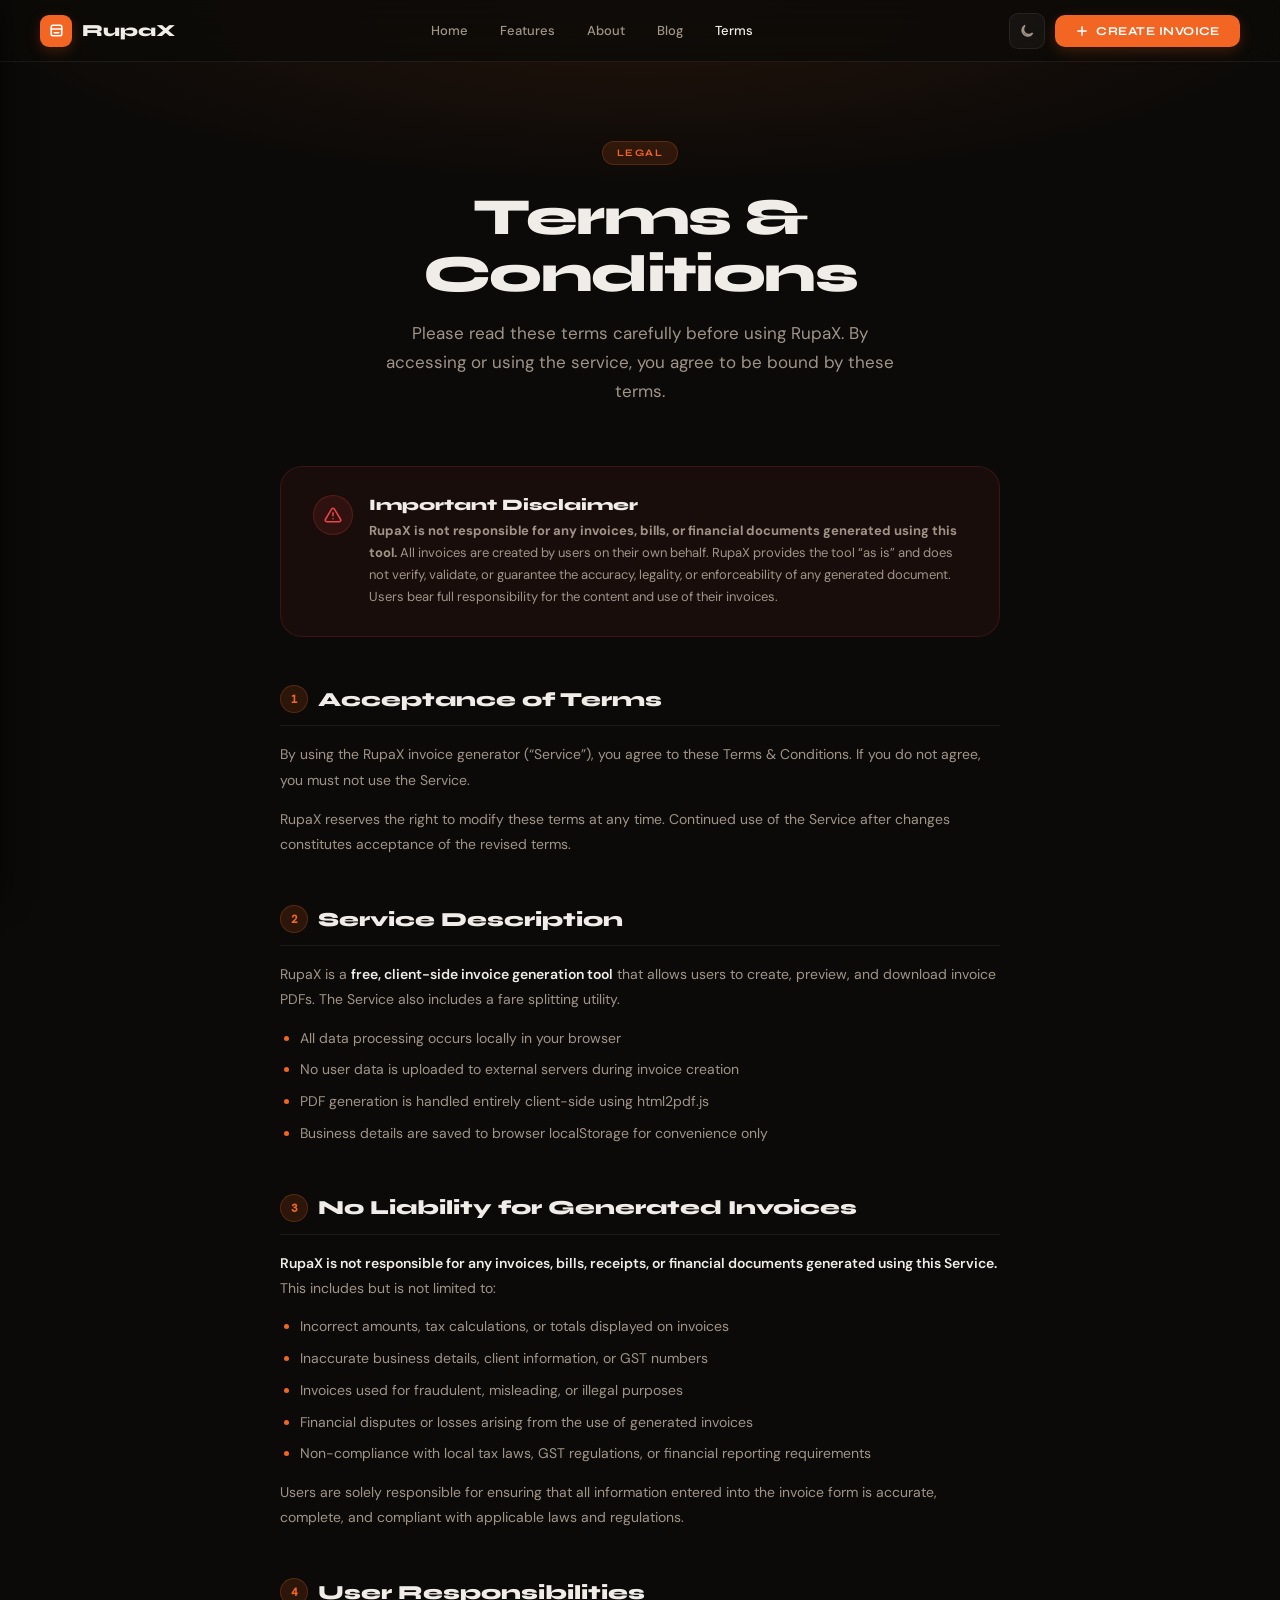
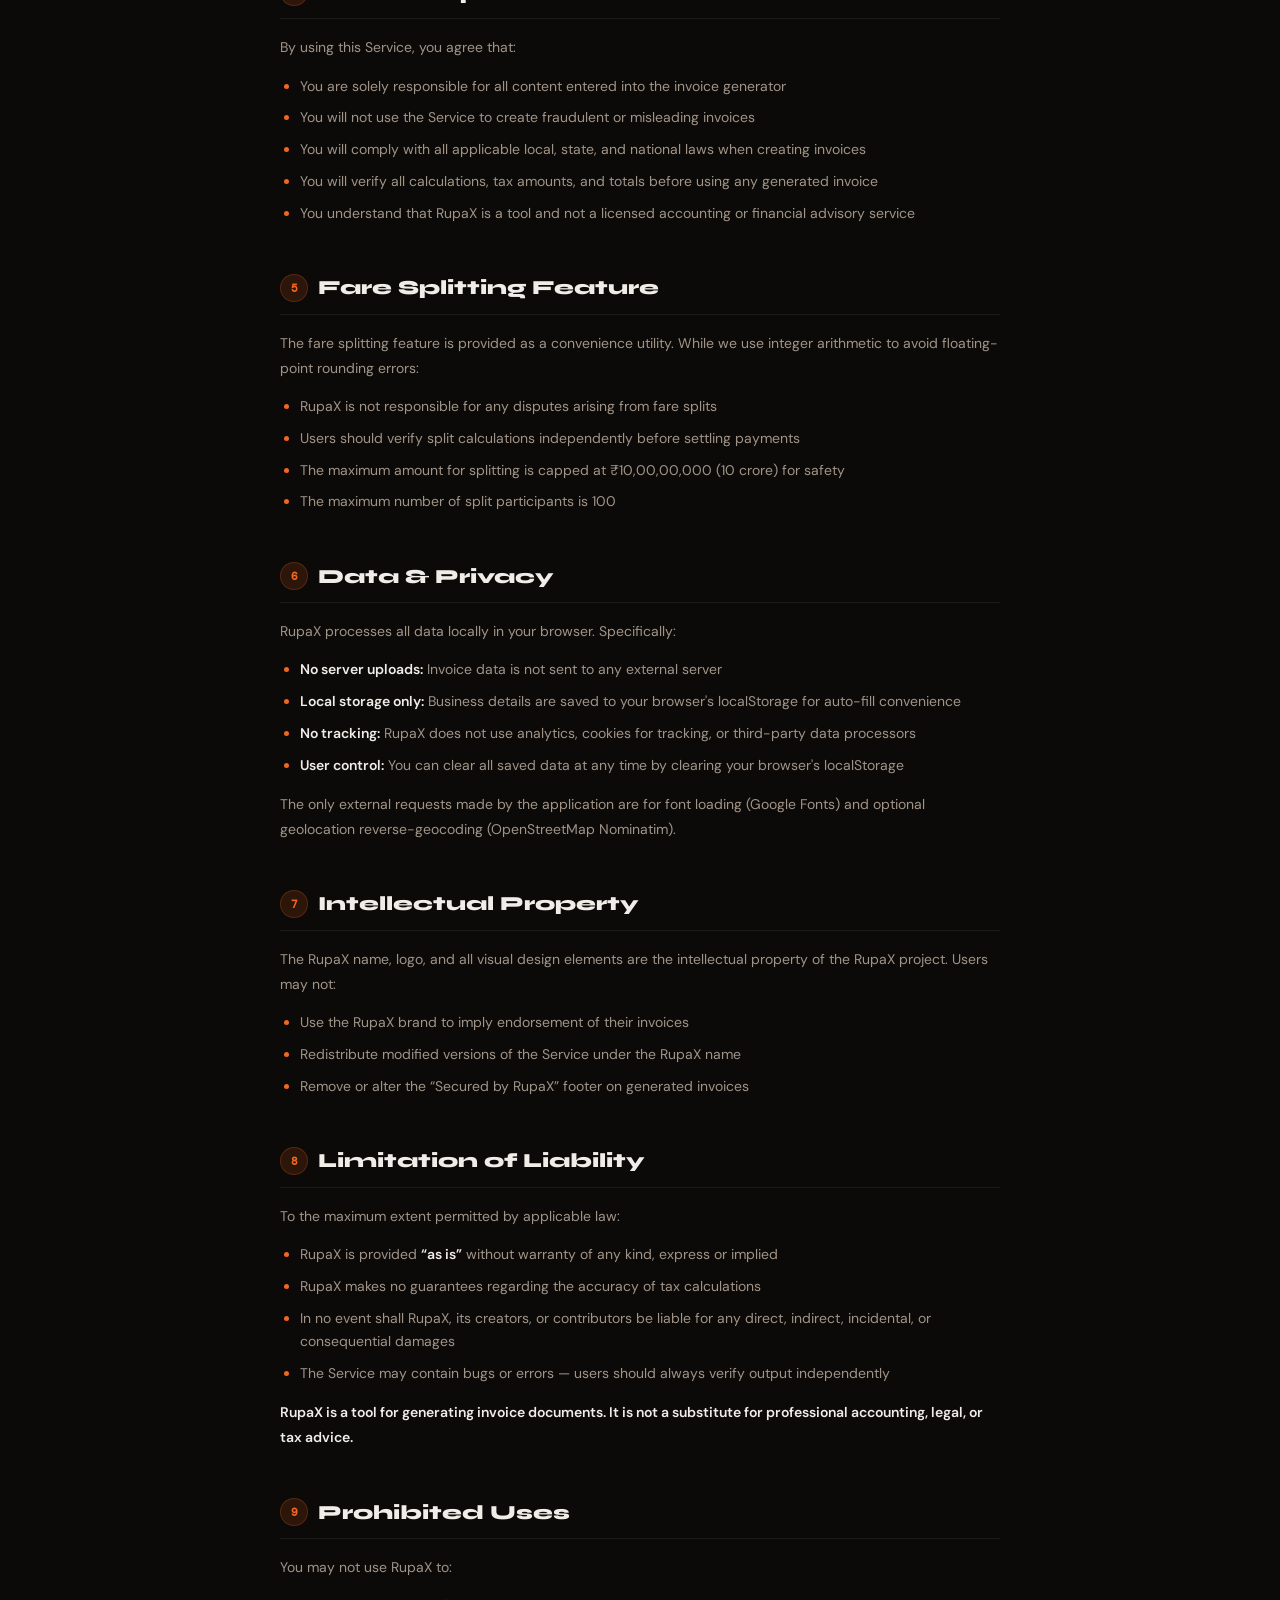
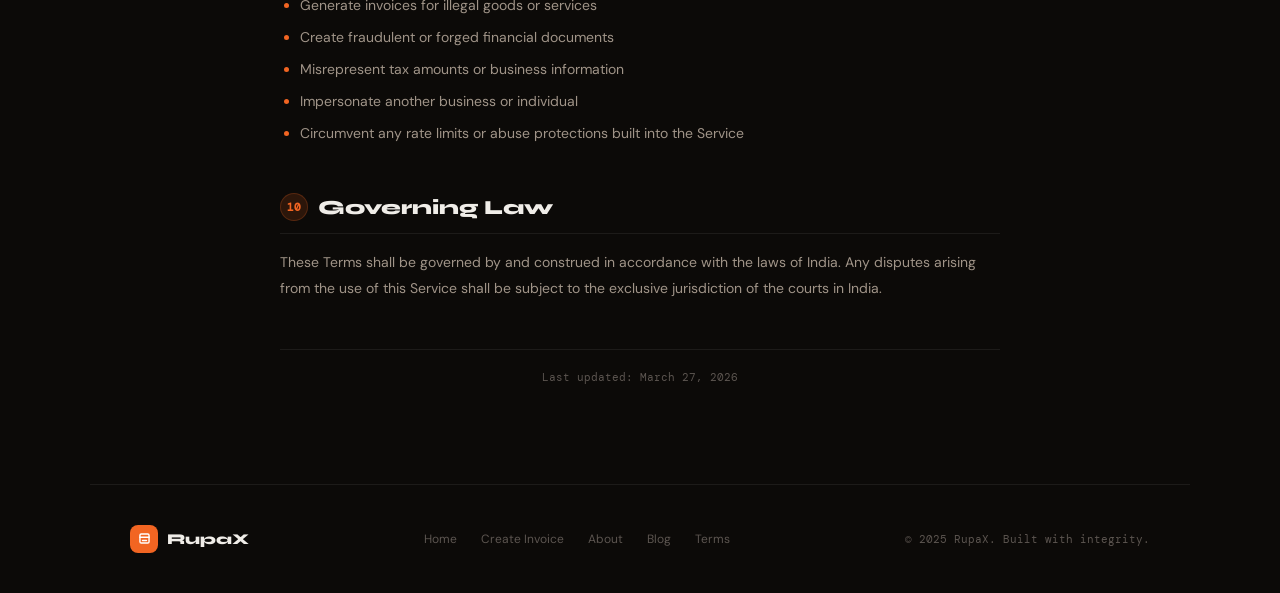
<file: terms.html>
<!doctype html>
<html lang=en data-theme=dark>

<head>
  <meta charset=UTF-8>
  <meta name=viewport content="width=device-width,initial-scale=1">
  <title>Terms & Conditions — RupaX</title>
  <link rel="icon" type="image/png" href="logo.jpg">
  <meta name=description
    content="Terms and Conditions for using the RupaX invoice generator. Understand your rights, limitations, and our liability disclaimer.">
  <meta name=robots content="index, follow">
  <link rel=canonical href="https://rupax-invoice.github.io/terms.html">
  <link rel=preconnect href=https://fonts.googleapis.com>
  <link rel=preconnect href=https://fonts.gstatic.com crossorigin>
  <link
    href="https://fonts.googleapis.com/css2?family=Syne:wght@400;600;700;800&family=DM+Sans:ital,opsz,wght@0,9..40,300;0,9..40,400;0,9..40,500;0,9..40,600;1,9..40,400&family=DM+Mono:wght@400;500&display=swap"
    rel=stylesheet>
  <style>
    :root {
      --bg: #0c0a08;
      --bg2: #100e0b;
      --surface: rgba(255, 255, 255, 0.04);
      --surface2: rgba(255, 255, 255, 0.07);
      --border: rgba(255, 255, 255, 0.07);
      --border-mid: rgba(255, 255, 255, 0.12);
      --text-1: #f0ede8;
      --text-2: #a09488;
      --text-3: #5c5550;
      --accent: #f26522;
      --accent-h: #ff7a35;
      --accent-dim: rgba(242, 101, 34, 0.14);
      --accent-glow: rgba(242, 101, 34, 0.22);
      --green: #22c55e;
      --red: #ef4444;
      --ease: cubic-bezier(.4, 0, .2, 1);
      --t: 0.18s;
      --t2: 0.3s;
      --font-h: 'Syne', sans-serif;
      --font-b: 'DM Sans', sans-serif;
      --font-m: 'DM Mono', monospace;
      --r: 14px;
      --rl: 22px
    }

    [data-theme=light] {
      --bg: #f5f2ee;
      --bg2: #ede9e3;
      --surface: rgba(255, 255, 255, 0.65);
      --surface2: rgba(255, 255, 255, 0.9);
      --border: rgba(0, 0, 0, 0.07);
      --border-mid: rgba(0, 0, 0, 0.12);
      --text-1: #18140f;
      --text-2: #6b6258;
      --text-3: #a8a09a;
      --accent-dim: rgba(242, 101, 34, 0.08)
    }

    *,
    ::after,
    ::before {
      box-sizing: border-box;
      margin: 0;
      padding: 0
    }

    html {
      scroll-behavior: smooth
    }

    body {
      font-family: var(--font-b);
      background: var(--bg);
      color: var(--text-1);
      -webkit-font-smoothing: antialiased;
      overflow-x: hidden
    }

    a {
      text-decoration: none;
      color: inherit
    }

    ::-webkit-scrollbar {
      width: 4px
    }

    ::-webkit-scrollbar-track {
      background: 0 0
    }

    ::-webkit-scrollbar-thumb {
      background: rgba(255, 255, 255, .1);
      border-radius: 4px
    }

    /* ── Navigation ── */
    .nav {
      position: fixed;
      top: 0;
      left: 0;
      right: 0;
      z-index: 100;
      height: 62px;
      display: flex;
      align-items: center;
      justify-content: space-between;
      padding: 0 40px;
      background: rgba(12, 10, 8, .8);
      backdrop-filter: blur(24px);
      -webkit-backdrop-filter: blur(24px);
      border-bottom: 1px solid var(--border);
      transition: background var(--t2)
    }

    [data-theme=light] .nav {
      background: rgba(245, 242, 238, .85)
    }

    .nav-logo {
      display: flex;
      align-items: center;
      gap: 10px;
      font-family: var(--font-h);
      font-weight: 800;
      font-size: 17px;
      color: var(--text-1)
    }

    .nav-logo-icon {
      width: 32px;
      height: 32px;
      border-radius: 9px;
      display: grid;
      place-items: center;
      background: var(--accent);
      box-shadow: 0 4px 14px var(--accent-glow)
    }

    .nav-logo-icon svg {
      width: 15px;
      height: 15px;
      color: #fff
    }

    .nav-links,
    .nav-right {
      display: flex;
      align-items: center
    }

    .nav-links {
      gap: 32px
    }

    .nav-links a {
      font-size: 13px;
      font-weight: 500;
      color: var(--text-2);
      transition: color var(--t)
    }

    .nav-links a:hover,
    .nav-links a.active {
      color: var(--text-1)
    }

    .nav-right {
      gap: 10px
    }

    .btn {
      display: inline-flex;
      align-items: center;
      gap: 7px;
      padding: 9px 20px;
      border-radius: 10px;
      font-size: 12px;
      letter-spacing: .04em;
      cursor: pointer;
      border: none;
      transition: all var(--t2) var(--ease);
      font-weight: 700;
      text-transform: uppercase;
      font-family: var(--font-h);
      white-space: nowrap;
      text-decoration: none
    }

    .btn svg {
      width: 14px;
      height: 14px;
      flex-shrink: 0
    }

    .btn-primary {
      background: var(--accent);
      color: #fff;
      box-shadow: 0 4px 14px var(--accent-glow)
    }

    .btn-primary:hover {
      background: var(--accent-h);
      box-shadow: 0 6px 22px rgba(242, 101, 34, .4);
      transform: translateY(-1px)
    }

    .btn-ghost {
      background: 0 0;
      color: var(--text-2);
      border: 1px solid var(--border-mid)
    }

    .btn-ghost:hover {
      border-color: rgba(255, 255, 255, .22);
      color: var(--text-1)
    }

    .btn-icon {
      width: 36px;
      height: 36px;
      padding: 0;
      background: var(--surface);
      border: 1px solid var(--border);
      color: var(--text-2);
      border-radius: 9px;
      display: grid;
      place-items: center
    }

    .btn-icon:hover {
      border-color: var(--border-mid);
      color: var(--text-1)
    }

    .btn-icon svg {
      width: 16px;
      height: 16px
    }

    /* Hamburger button */
    .hamburger-btn {
      display: none;
      width: 36px;
      height: 36px;
      background: var(--surface);
      border: 1px solid var(--border-mid);
      border-radius: 9px;
      place-items: center;
      cursor: pointer;
      color: var(--text-2);
      transition: all var(--t);
      flex-shrink: 0;
    }

    .hamburger-btn svg {
      width: 18px;
      height: 18px;
    }

    .hamburger-btn:hover {
      color: var(--text-1);
      border-color: var(--border-mid);
    }

    /* Drawer overlay */
    .drawer-overlay {
      position: fixed;
      inset: 0;
      background: rgba(0, 0, 0, .6);
      backdrop-filter: blur(4px);
      z-index: 899;
      display: none;
    }

    .drawer-overlay.open {
      display: block;
    }

    /* Side drawer */
    .mob-drawer {
      position: fixed;
      top: 0;
      left: 0;
      bottom: 0;
      width: 280px;
      background: var(--bg);
      border-right: 1px solid var(--border-mid);
      z-index: 900;
      transform: translateX(-100%);
      transition: transform .3s var(--ease);
      display: flex;
      flex-direction: column;
      overflow-y: auto;
      box-shadow: 4px 0 24px rgba(0, 0, 0, .5);
    }

    .mob-drawer.open {
      transform: translateX(0);
    }

    .drawer-header {
      display: flex;
      align-items: center;
      justify-content: space-between;
      padding: 18px 18px 14px;
      border-bottom: 1px solid var(--border);
    }

    .drawer-logo {
      font-family: var(--font-h);
      font-size: 18px;
      font-weight: 800;
      color: var(--text-1);
      display: flex;
      align-items: center;
      gap: 9px;
    }

    .drawer-logo-icon {
      width: 30px;
      height: 30px;
      background: var(--accent);
      border-radius: 8px;
      display: grid;
      place-items: center;
      box-shadow: 0 3px 10px var(--accent-glow);
    }

    .drawer-logo-icon svg {
      width: 14px;
      height: 14px;
      color: #fff;
    }

    .drawer-close {
      width: 32px;
      height: 32px;
      background: var(--surface);
      border: 1px solid var(--border);
      border-radius: 8px;
      display: grid;
      place-items: center;
      cursor: pointer;
      color: var(--text-2);
      transition: all var(--t);
    }

    .drawer-close:hover {
      color: var(--text-1);
      background: var(--surface2);
    }

    .drawer-close svg {
      width: 13px;
      height: 13px;
    }

    .drawer-body {
      flex: 1;
      padding: 16px;
      display: flex;
      flex-direction: column;
      gap: 4px;
    }

    .drawer-link {
      display: flex;
      align-items: center;
      gap: 12px;
      padding: 12px 14px;
      border-radius: 10px;
      font-family: var(--font-h);
      font-size: 13px;
      font-weight: 600;
      color: var(--text-2);
      text-decoration: none;
      transition: all var(--t);
    }

    .drawer-link:hover {
      background: var(--surface);
      color: var(--text-1);
    }

    .drawer-link svg {
      width: 17px;
      height: 17px;
      flex-shrink: 0;
    }

    .drawer-link.accent {
      color: var(--accent);
    }

    .drawer-link.accent:hover {
      background: var(--accent-dim);
    }

    .drawer-footer {
      padding: 14px 16px;
      border-top: 1px solid var(--border);
      font-size: 11px;
      color: var(--text-3);
      text-align: center;
      font-family: var(--font-m);
    }

    @media (max-width:768px) {
      .nav {
        padding: 0 20px;
      }

      .nav-links {
        display: none;
      }

      .hamburger-btn {
        display: grid;
      }

      .nav .btn-primary .btn-text {
        display: none;
      }

      .nav .btn-primary {
        width: 36px;
        height: 36px;
        padding: 0;
        justify-content: center;
        border-radius: 9px;
      }

      .nav .btn-primary svg {
        margin: 0;
      }
    }

    /* ── Terms Page ── */
    .terms-hero {
      position: relative;
      padding: 140px 40px 60px;
      text-align: center;
      overflow: hidden
    }

    .terms-hero-bg {
      position: absolute;
      inset: 0;
      z-index: 0;
      background: radial-gradient(ellipse 80% 60% at 50% 0, rgba(242, 101, 34, .1) 0, transparent 65%)
    }

    .terms-hero-content {
      position: relative;
      z-index: 1;
      max-width: 700px;
      margin: 0 auto
    }

    .eyebrow {
      display: inline-block;
      font-family: var(--font-h);
      font-size: 10px;
      font-weight: 700;
      letter-spacing: .14em;
      text-transform: uppercase;
      color: var(--accent);
      background: var(--accent-dim);
      border: 1px solid var(--accent-glow);
      border-radius: 100px;
      padding: 5px 14px;
      margin-bottom: 24px
    }

    .terms-hero h1 {
      font-family: var(--font-h);
      font-size: clamp(32px, 5vw, 52px);
      font-weight: 800;
      line-height: 1.1;
      letter-spacing: -.03em;
      color: var(--text-1);
      margin-bottom: 16px
    }

    .terms-hero p {
      font-size: clamp(14px, 2vw, 17px);
      color: var(--text-2);
      line-height: 1.7;
      max-width: 520px;
      margin: 0 auto
    }

    .terms-page {
      max-width: 800px;
      margin: 0 auto;
      padding: 0 40px 80px
    }

    .terms-section {
      margin-bottom: 48px
    }

    .terms-section-title {
      font-family: var(--font-h);
      font-size: 20px;
      font-weight: 800;
      color: var(--text-1);
      margin-bottom: 16px;
      padding-bottom: 12px;
      border-bottom: 1px solid var(--border);
      display: flex;
      align-items: center;
      gap: 10px
    }

    .terms-section-title .section-num {
      display: inline-flex;
      align-items: center;
      justify-content: center;
      width: 28px;
      height: 28px;
      background: var(--accent-dim);
      border: 1px solid var(--accent-glow);
      border-radius: 50%;
      font-family: var(--font-m);
      font-size: 11px;
      color: var(--accent);
      flex-shrink: 0
    }

    .terms-body {
      font-size: 14px;
      line-height: 1.8;
      color: var(--text-2)
    }

    .terms-body p {
      margin-bottom: 14px
    }

    .terms-body strong {
      color: var(--text-1);
      font-weight: 600
    }

    .terms-body ul {
      margin: 12px 0 14px 20px
    }

    .terms-body ul li {
      margin-bottom: 8px;
      line-height: 1.7
    }

    .terms-body ul li::marker {
      color: var(--accent)
    }

    .disclaimer-banner {
      background: rgba(239, 68, 68, 0.06);
      border: 1px solid rgba(239, 68, 68, 0.15);
      border-radius: var(--rl);
      padding: 28px 32px;
      margin-bottom: 48px;
      display: flex;
      gap: 16px;
      align-items: flex-start
    }

    .disclaimer-banner .icon {
      width: 40px;
      height: 40px;
      background: rgba(239, 68, 68, 0.1);
      border: 1px solid rgba(239, 68, 68, 0.2);
      border-radius: 50%;
      display: grid;
      place-items: center;
      flex-shrink: 0
    }

    .disclaimer-banner .icon svg {
      width: 18px;
      height: 18px;
      color: var(--red)
    }

    .disclaimer-banner h3 {
      font-family: var(--font-h);
      font-size: 16px;
      font-weight: 800;
      color: var(--text-1);
      margin-bottom: 6px
    }

    .disclaimer-banner p {
      font-size: 13px;
      line-height: 1.7;
      color: var(--text-2)
    }

    .last-updated {
      font-family: var(--font-m);
      font-size: 11px;
      color: var(--text-3);
      text-align: center;
      padding: 20px;
      border-top: 1px solid var(--border);
      margin-top: 40px
    }

    /* ── Footer ── */
    footer {
      border-top: 1px solid var(--border);
      padding: 40px;
      display: flex;
      align-items: center;
      justify-content: space-between;
      flex-wrap: wrap;
      gap: 20px;
      max-width: 1100px;
      margin: 0 auto
    }

    .footer-logo {
      display: flex;
      align-items: center;
      gap: 9px;
      font-family: var(--font-h);
      font-weight: 800;
      font-size: 15px;
      color: var(--text-1)
    }

    .footer-logo-icon {
      width: 28px;
      height: 28px;
      border-radius: 8px;
      background: var(--accent);
      display: grid;
      place-items: center
    }

    .footer-logo-icon svg {
      width: 13px;
      height: 13px;
      color: #fff
    }

    .footer-links {
      display: flex;
      gap: 24px;
      flex-wrap: wrap
    }

    .footer-links a {
      font-size: 12px;
      color: var(--text-3);
      transition: color var(--t)
    }

    .footer-links a:hover {
      color: var(--text-2)
    }

    .footer-copy {
      font-size: 11px;
      color: var(--text-3);
      font-family: var(--font-m)
    }

    @media (max-width:600px) {
      footer {
        padding: 32px 20px;
        flex-direction: column;
        align-items: flex-start
      }

      .terms-page {
        padding: 0 20px 60px
      }

      .terms-hero {
        padding: 120px 20px 40px
      }

      .disclaimer-banner {
        flex-direction: column;
        padding: 20px
      }
    }

    .reveal {
      opacity: 0;
      transform: translateY(20px);
      transition: opacity .6s var(--ease), transform .6s var(--ease)
    }

    .reveal.visible {
      opacity: 1;
      transform: none
    }

    .rd1 {
      transition-delay: .1s
    }

    .rd2 {
      transition-delay: .2s
    }

    .rd3 {
      transition-delay: .3s
    }
  </style>
</head>

<body>
  <div id="drawer-overlay" class="drawer-overlay" onclick="closeDrawer()"></div>
  <nav id="mob-drawer" class="mob-drawer" aria-label="Mobile navigation">
    <div class="drawer-header">
      <div class="drawer-logo">
        <span class="drawer-logo-icon"><svg viewBox="0 0 20 20" fill=none stroke=currentColor stroke-width=2.2
            stroke-linecap=round>
            <rect x=3 y=3 width=14 height=14 rx=2 />
            <line x1=3 y1=8 x2=17 y2=8 />
            <line x1=7 y1=13 x2=13 y2=13 />
          </svg></span>
        RupaX
      </div>
      <button class="drawer-close" onclick="closeDrawer()" aria-label="Close menu">
        <svg viewBox="0 0 14 14" fill=none stroke=currentColor stroke-width=2.2 stroke-linecap=round>
          <line x1=1 y1=1 x2=13 y2=13 />
          <line x1=13 y1=1 x2=1 y2=13 />
        </svg>
      </button>
    </div>
    <div class="drawer-body">
      <a href="index.html" class="drawer-link" onclick="closeDrawer()"><svg viewBox="0 0 24 24" fill=none
          stroke=currentColor stroke-width=2 stroke-linecap=round>
          <path d="M3 9l9-7 9 7v11a2 2 0 01-2 2H5a2 2 0 01-2-2z" />
          <polyline points="9 22 9 12 15 12 15 22" />
        </svg>Home</a>
      <a href="index.html#features" class="drawer-link" onclick="closeDrawer()"><svg viewBox="0 0 24 24" fill=none
          stroke=currentColor stroke-width=2 stroke-linecap=round>
          <path d="M12 2L2 7l10 5 10-5-10-5zM2 17l10 5 10-5M2 12l10 5 10-5" />
        </svg>Features</a>
      <a href="about.html" class="drawer-link" onclick="closeDrawer()"><svg viewBox="0 0 24 24" fill=none
          stroke=currentColor stroke-width=2 stroke-linecap=round>
          <circle cx=12 cy=12 r=10 />
          <line x1=12 y1=8 x2=12 y2=12 />
          <line x1=12 y1=16 x2=12 y2=16 />
        </svg>About</a>
      <a href="blogs.html" class="drawer-link" onclick="closeDrawer()"><svg viewBox="0 0 24 24" fill=none
          stroke=currentColor stroke-width=2 stroke-linecap=round>
          <path d="M4 19.5A2.5 2.5 0 0 1 6.5 17H20" />
          <path d="M6.5 2H20v20H6.5A2.5 2.5 0 0 1 4 19.5v-15A2.5 2.5 0 0 1 6.5 2z" />
        </svg>Blog</a>
      <a href="app.html" class="drawer-link accent" onclick="closeDrawer()"><svg viewBox="0 0 24 24" fill=none
          stroke=currentColor stroke-width=2 stroke-linecap=round>
          <line x1=12 y1=5 x2=12 y2=19 />
          <line x1=5 y1=12 x2=19 y2=12 />
        </svg>Create Invoice</a>
    </div>
    <div class="drawer-footer">RupaX &middot; 100% Offline &amp; Private</div>
  </nav>

  <nav class=nav role=navigation aria-label="Main navigation">
    <button class="hamburger-btn" id="hamburger-btn" onclick="openDrawer()" aria-label="Open menu"
      aria-expanded="false">
      <svg viewBox="0 0 24 24" fill=none stroke=currentColor stroke-width=2 stroke-linecap=round>
        <line x1=3 y1=6 x2=21 y2=6 />
        <line x1=3 y1=12 x2=21 y2=12 />
        <line x1=3 y1=18 x2=21 y2=18 />
      </svg>
    </button>
    <a href=index.html class=nav-logo aria-label="RupaX home">
      <span class=nav-logo-icon>
        <svg viewBox="0 0 20 20" fill=none stroke=currentColor stroke-width=2.2 stroke-linecap=round>
          <rect x=3 y=3 width=14 height=14 rx=2 />
          <line x1=3 y1=8 x2=17 y2=8 />
          <line x1=7 y1=13 x2=13 y2=13 />
        </svg>
      </span>
      RupaX
    </a>
    <div class=nav-links>
      <a href=index.html>Home</a>
      <a href=index.html#features>Features</a>
      <a href=about.html>About</a>
      <a href=blogs.html>Blog</a>
      <a href=terms.html class=active>Terms</a>
    </div>
    <div class=nav-right>
      <button class=btn-icon onclick=toggleTheme() id=theme-btn aria-label="Toggle theme">
        <svg id=nav-sun viewBox="0 0 20 20" fill=none stroke=currentColor stroke-width=2 stroke-linecap=round>
          <circle cx=10 cy=10 r=4 />
          <line x1=10 y1=2 x2=10 y2=4 />
          <line x1=10 y1=16 x2=10 y2=18 />
          <line x1=2 y1=10 x2=4 y2=10 />
          <line x1=16 y1=10 x2=18 y2=10 />
        </svg>
        <svg id=nav-moon viewBox="0 0 20 20" fill=none stroke=currentColor stroke-width=2 stroke-linecap=round
          style=display:none>
          <path d="M17 12.5A7 7 0 1 1 7.5 3a5.5 5.5 0 0 0 9.5 9.5z" />
        </svg>
      </button>
      <a href=app.html class="btn btn-primary">
        <svg viewBox="0 0 20 20" fill=none stroke=currentColor stroke-width=2.2 stroke-linecap=round>
          <line x1=10 y1=4 x2=10 y2=16 />
          <line x1=4 y1=10 x2=16 y2=10 />
        </svg>
        <span class="btn-text">Create Invoice</span>
      </a>
    </div>
  </nav>

  <!-- Hero -->
  <div class=terms-hero>
    <div class=terms-hero-bg aria-hidden=true></div>
    <div class=terms-hero-content>
      <div class=eyebrow>Legal</div>
      <h1>Terms &amp; Conditions</h1>
      <p>Please read these terms carefully before using RupaX. By accessing or using the service, you agree to be bound
        by these terms.</p>
    </div>
  </div>

  <!-- Main Content -->
  <main class=terms-page>

    <!-- IMPORTANT DISCLAIMER BANNER -->
    <div class="disclaimer-banner reveal">
      <div class="icon">
        <svg viewBox="0 0 24 24" fill="none" stroke="currentColor" stroke-width="2" stroke-linecap="round">
          <path d="M10.29 3.86L1.82 18a2 2 0 001.71 3h16.94a2 2 0 001.71-3L13.71 3.86a2 2 0 00-3.42 0z" />
          <line x1="12" y1="9" x2="12" y2="13" />
          <line x1="12" y1="17" x2="12.01" y2="17" />
        </svg>
      </div>
      <div>
        <h3>Important Disclaimer</h3>
        <p><strong>RupaX is not responsible for any invoices, bills, or financial documents generated using this
            tool.</strong>
          All invoices are created by users on their own behalf. RupaX provides the tool &ldquo;as is&rdquo; and does
          not verify, validate, or guarantee the accuracy, legality, or enforceability of any generated document. Users
          bear full responsibility for the content and use of their invoices.</p>
      </div>
    </div>

    <section class="terms-section reveal rd1">
      <h2 class="terms-section-title"><span class="section-num">1</span> Acceptance of Terms</h2>
      <div class="terms-body">
        <p>By using the RupaX invoice generator (&ldquo;Service&rdquo;), you agree to these Terms &amp; Conditions. If
          you do not agree, you must not use the Service.</p>
        <p>RupaX reserves the right to modify these terms at any time. Continued use of the Service after changes
          constitutes acceptance of the revised terms.</p>
      </div>
    </section>

    <section class="terms-section reveal rd2">
      <h2 class="terms-section-title"><span class="section-num">2</span> Service Description</h2>
      <div class="terms-body">
        <p>RupaX is a <strong>free, client-side invoice generation tool</strong> that allows users to create, preview,
          and download invoice PDFs. The Service also includes a fare splitting utility.</p>
        <ul>
          <li>All data processing occurs locally in your browser</li>
          <li>No user data is uploaded to external servers during invoice creation</li>
          <li>PDF generation is handled entirely client-side using html2pdf.js</li>
          <li>Business details are saved to browser localStorage for convenience only</li>
        </ul>
      </div>
    </section>

    <section class="terms-section reveal rd1">
      <h2 class="terms-section-title"><span class="section-num">3</span> No Liability for Generated Invoices</h2>
      <div class="terms-body">
        <p><strong>RupaX is not responsible for any invoices, bills, receipts, or financial documents generated using
            this Service.</strong> This includes but is not limited to:</p>
        <ul>
          <li>Incorrect amounts, tax calculations, or totals displayed on invoices</li>
          <li>Inaccurate business details, client information, or GST numbers</li>
          <li>Invoices used for fraudulent, misleading, or illegal purposes</li>
          <li>Financial disputes or losses arising from the use of generated invoices</li>
          <li>Non-compliance with local tax laws, GST regulations, or financial reporting requirements</li>
        </ul>
        <p>Users are solely responsible for ensuring that all information entered into the invoice form is accurate,
          complete, and compliant with applicable laws and regulations.</p>
      </div>
    </section>

    <section class="terms-section reveal rd2">
      <h2 class="terms-section-title"><span class="section-num">4</span> User Responsibilities</h2>
      <div class="terms-body">
        <p>By using this Service, you agree that:</p>
        <ul>
          <li>You are solely responsible for all content entered into the invoice generator</li>
          <li>You will not use the Service to create fraudulent or misleading invoices</li>
          <li>You will comply with all applicable local, state, and national laws when creating invoices</li>
          <li>You will verify all calculations, tax amounts, and totals before using any generated invoice</li>
          <li>You understand that RupaX is a tool and not a licensed accounting or financial advisory service</li>
        </ul>
      </div>
    </section>

    <section class="terms-section reveal rd1">
      <h2 class="terms-section-title"><span class="section-num">5</span> Fare Splitting Feature</h2>
      <div class="terms-body">
        <p>The fare splitting feature is provided as a convenience utility. While we use integer arithmetic to avoid
          floating-point rounding errors:</p>
        <ul>
          <li>RupaX is not responsible for any disputes arising from fare splits</li>
          <li>Users should verify split calculations independently before settling payments</li>
          <li>The maximum amount for splitting is capped at ₹10,00,00,000 (10 crore) for safety</li>
          <li>The maximum number of split participants is 100</li>
        </ul>
      </div>
    </section>

    <section class="terms-section reveal rd2">
      <h2 class="terms-section-title"><span class="section-num">6</span> Data &amp; Privacy</h2>
      <div class="terms-body">
        <p>RupaX processes all data locally in your browser. Specifically:</p>
        <ul>
          <li><strong>No server uploads:</strong> Invoice data is not sent to any external server</li>
          <li><strong>Local storage only:</strong> Business details are saved to your browser's localStorage for
            auto-fill convenience</li>
          <li><strong>No tracking:</strong> RupaX does not use analytics, cookies for tracking, or third-party data
            processors</li>
          <li><strong>User control:</strong> You can clear all saved data at any time by clearing your browser's
            localStorage</li>
        </ul>
        <p>The only external requests made by the application are for font loading (Google Fonts) and optional
          geolocation reverse-geocoding (OpenStreetMap Nominatim).</p>
      </div>
    </section>

    <section class="terms-section reveal rd1">
      <h2 class="terms-section-title"><span class="section-num">7</span> Intellectual Property</h2>
      <div class="terms-body">
        <p>The RupaX name, logo, and all visual design elements are the intellectual property of the RupaX project.
          Users may not:</p>
        <ul>
          <li>Use the RupaX brand to imply endorsement of their invoices</li>
          <li>Redistribute modified versions of the Service under the RupaX name</li>
          <li>Remove or alter the &ldquo;Secured by RupaX&rdquo; footer on generated invoices</li>
        </ul>
      </div>
    </section>

    <section class="terms-section reveal rd2">
      <h2 class="terms-section-title"><span class="section-num">8</span> Limitation of Liability</h2>
      <div class="terms-body">
        <p>To the maximum extent permitted by applicable law:</p>
        <ul>
          <li>RupaX is provided <strong>&ldquo;as is&rdquo;</strong> without warranty of any kind, express or implied
          </li>
          <li>RupaX makes no guarantees regarding the accuracy of tax calculations</li>
          <li>In no event shall RupaX, its creators, or contributors be liable for any direct, indirect, incidental, or
            consequential damages</li>
          <li>The Service may contain bugs or errors — users should always verify output independently</li>
        </ul>
        <p><strong>RupaX is a tool for generating invoice documents. It is not a substitute for professional accounting,
            legal, or tax advice.</strong></p>
      </div>
    </section>

    <section class="terms-section reveal rd1">
      <h2 class="terms-section-title"><span class="section-num">9</span> Prohibited Uses</h2>
      <div class="terms-body">
        <p>You may not use RupaX to:</p>
        <ul>
          <li>Generate invoices for illegal goods or services</li>
          <li>Create fraudulent or forged financial documents</li>
          <li>Misrepresent tax amounts or business information</li>
          <li>Impersonate another business or individual</li>
          <li>Circumvent any rate limits or abuse protections built into the Service</li>
        </ul>
      </div>
    </section>

    <section class="terms-section reveal rd2">
      <h2 class="terms-section-title"><span class="section-num">10</span> Governing Law</h2>
      <div class="terms-body">
        <p>These Terms shall be governed by and construed in accordance with the laws of India. Any disputes arising
          from the use of this Service shall be subject to the exclusive jurisdiction of the courts in India.</p>
      </div>
    </section>

    <div class="last-updated">Last updated: March 27, 2026</div>
  </main>

  <!-- Footer -->
  <footer>
    <div class=footer-logo>
      <span class=footer-logo-icon>
        <svg viewBox="0 0 20 20" fill=none stroke=currentColor stroke-width=2.2 stroke-linecap=round>
          <rect x=3 y=3 width=14 height=14 rx=2 />
          <line x1=3 y1=8 x2=17 y2=8 />
          <line x1=7 y1=13 x2=13 y2=13 />
        </svg>
      </span>
      RupaX
    </div>
    <nav class=footer-links aria-label="Footer navigation">
      <a href=index.html>Home</a>
      <a href=app.html>Create Invoice</a>
      <a href=about.html>About</a>
      <a href=blogs.html>Blog</a>
      <a href=terms.html>Terms</a>
    </nav>
    <div class=footer-copy>&copy; 2025 RupaX. Built with integrity.</div>
  </footer>

  <script>
    const _t = localStorage.getItem("rupax_theme") || "dark";
    document.documentElement.setAttribute("data-theme", _t);
    const _s = document.getElementById("nav-sun"), _m = document.getElementById("nav-moon");
    function toggleTheme() { const e = "dark" === (document.documentElement.getAttribute("data-theme") || "dark") ? "light" : "dark"; document.documentElement.setAttribute("data-theme", e), localStorage.setItem("rupax_theme", e), _s && _m && (_s.style.display = "dark" === e ? "none" : "", _m.style.display = "dark" === e ? "" : "none") }
    "dark" === _t && _s && _m && (_s.style.display = "none", _m.style.display = "");
    const obs = new IntersectionObserver((e => { e.forEach((e => { e.isIntersecting && (e.target.classList.add("visible"), obs.unobserve(e.target)) })) }), { threshold: .1 });
    document.querySelectorAll(".reveal").forEach((e => obs.observe(e)));
    function openDrawer() { document.getElementById('mob-drawer').classList.add('open'); document.getElementById('drawer-overlay').classList.add('open'); document.getElementById('hamburger-btn').setAttribute('aria-expanded', 'true'); document.body.style.overflow = 'hidden'; }
    function closeDrawer() { document.getElementById('mob-drawer').classList.remove('open'); document.getElementById('drawer-overlay').classList.remove('open'); document.getElementById('hamburger-btn').setAttribute('aria-expanded', 'false'); document.body.style.overflow = ''; }
  </script>

  <script>
    const URL_TO_PING = 'https://rupax-server.onrender.com';  // or /ping
    const INTERVAL_MS = 10 * 60 * 1000;  // 10 minutes (adjust: 600000 ms)

    async function pingServer() {
      try {
        const response = await fetch(URL_TO_PING, {
          method: 'GET',
          mode: 'no-cors',        // Use if CORS blocks it (less info)
          cache: 'no-store'
        });

        console.log(`${new Date().toISOString()} - Ping successful: ${response.status}`);
      } catch (error) {
        console.error(`${new Date().toISOString()} - Ping failed:`, error.message);
      }
    }

    // Initial ping + recurring
    pingServer();
    setInterval(pingServer, INTERVAL_MS);

    // Optional: Ping on visibility change (helps when tab is backgrounded)
    document.addEventListener('visibilitychange', () => {
      if (document.visibilityState === 'visible') {
        pingServer();
      }
    });
  </script>
</body>

</html>
</file>
